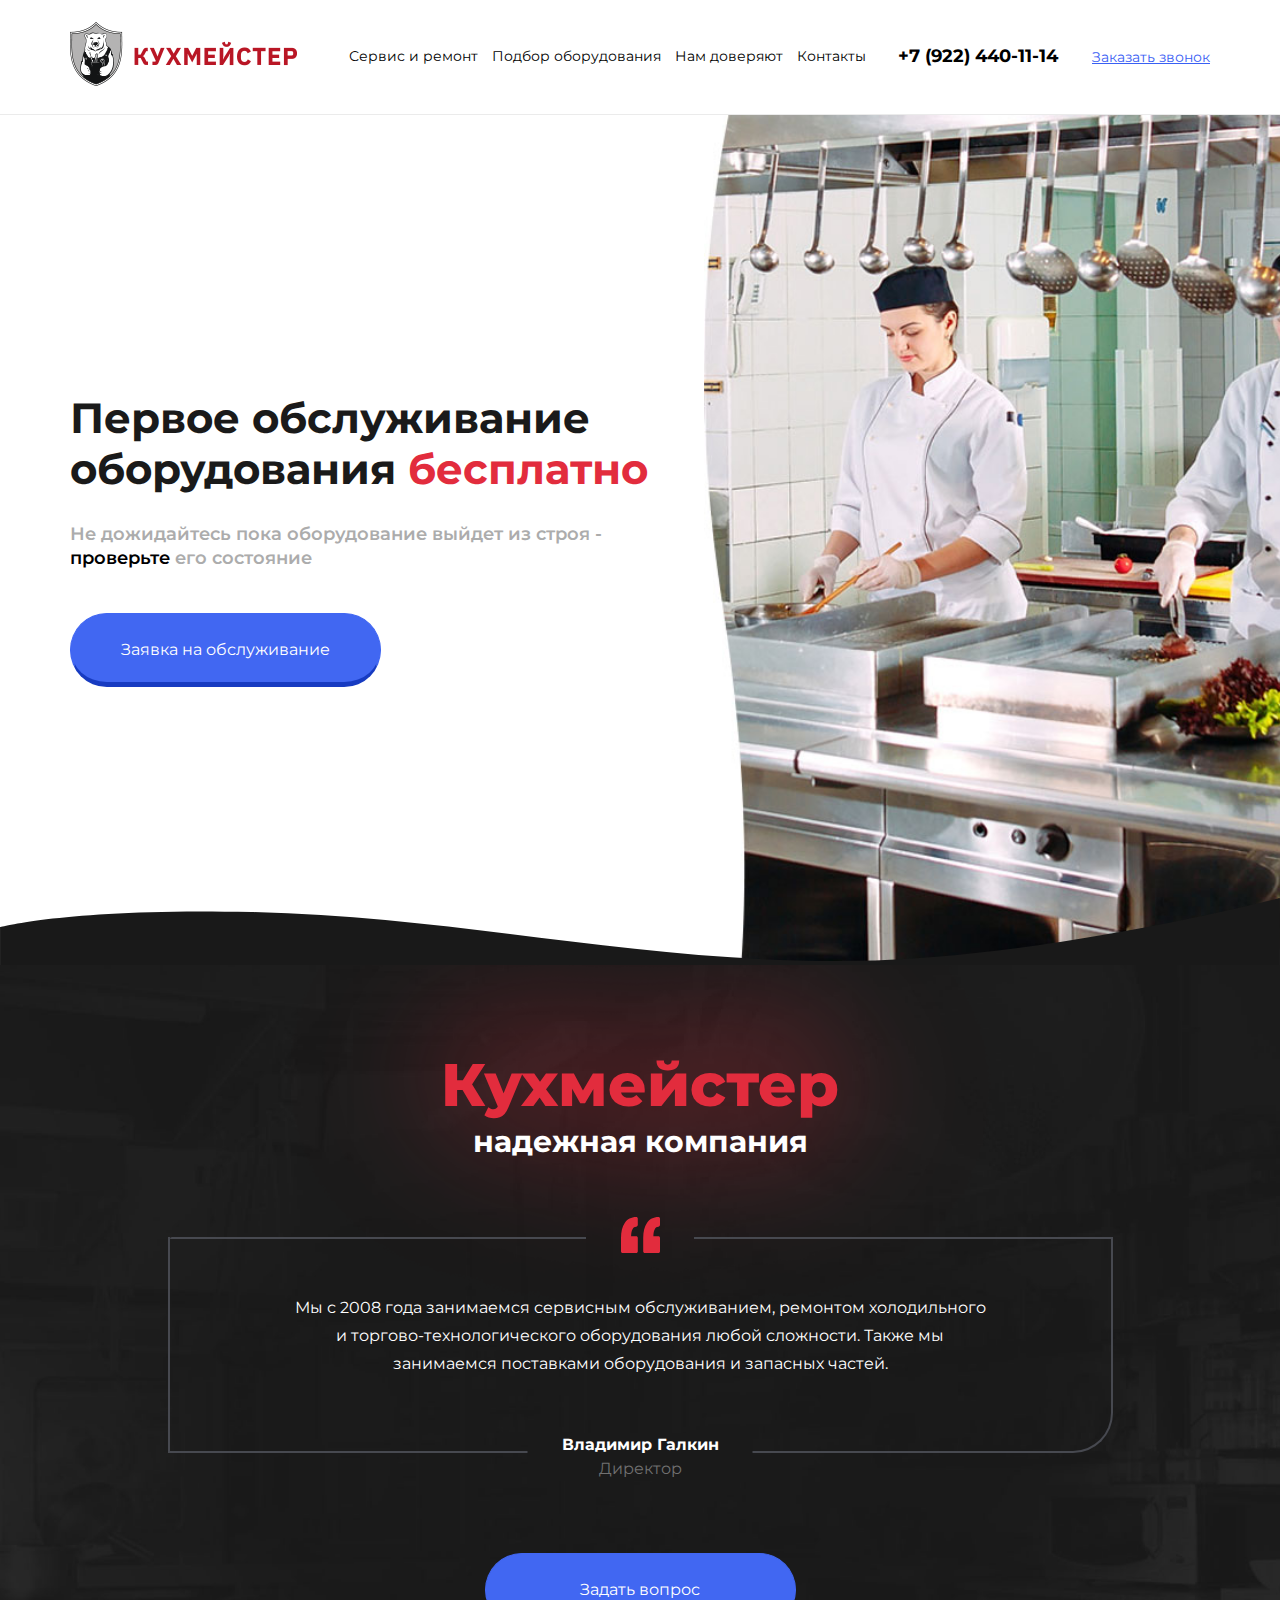
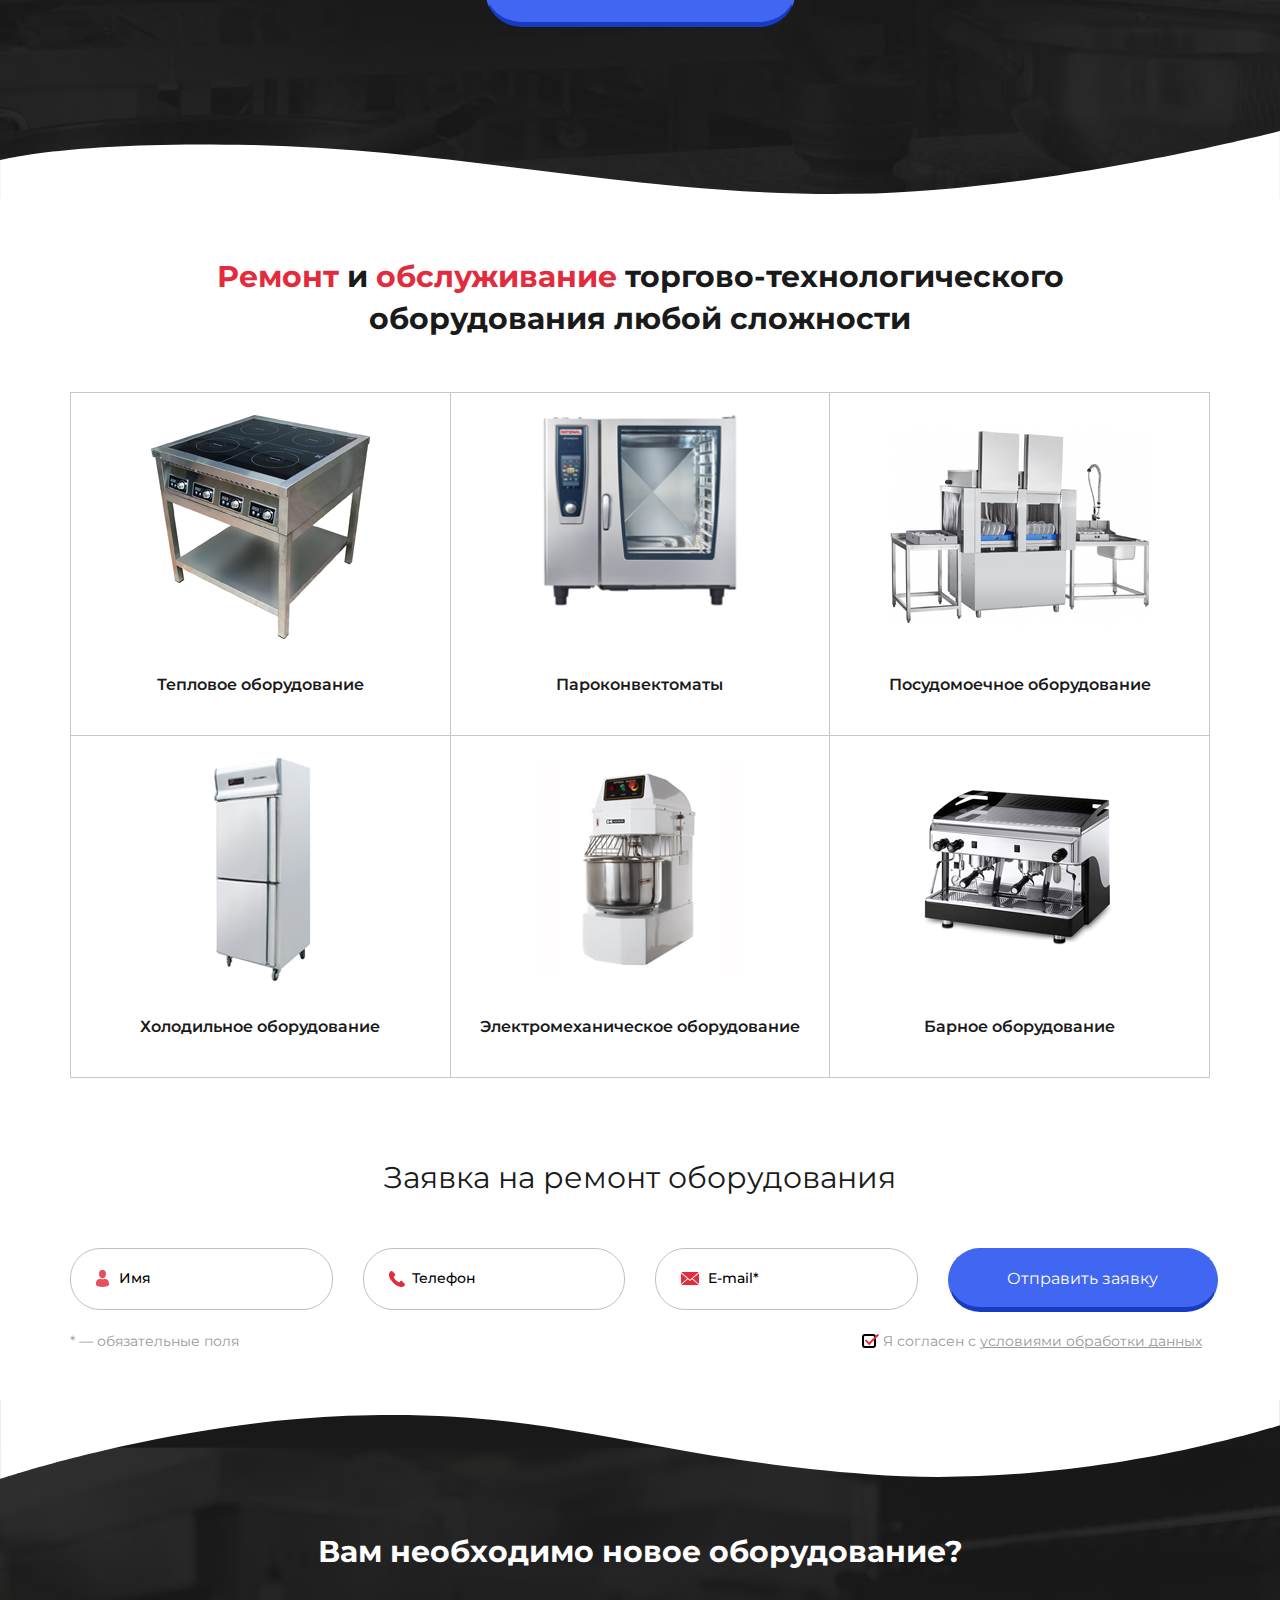
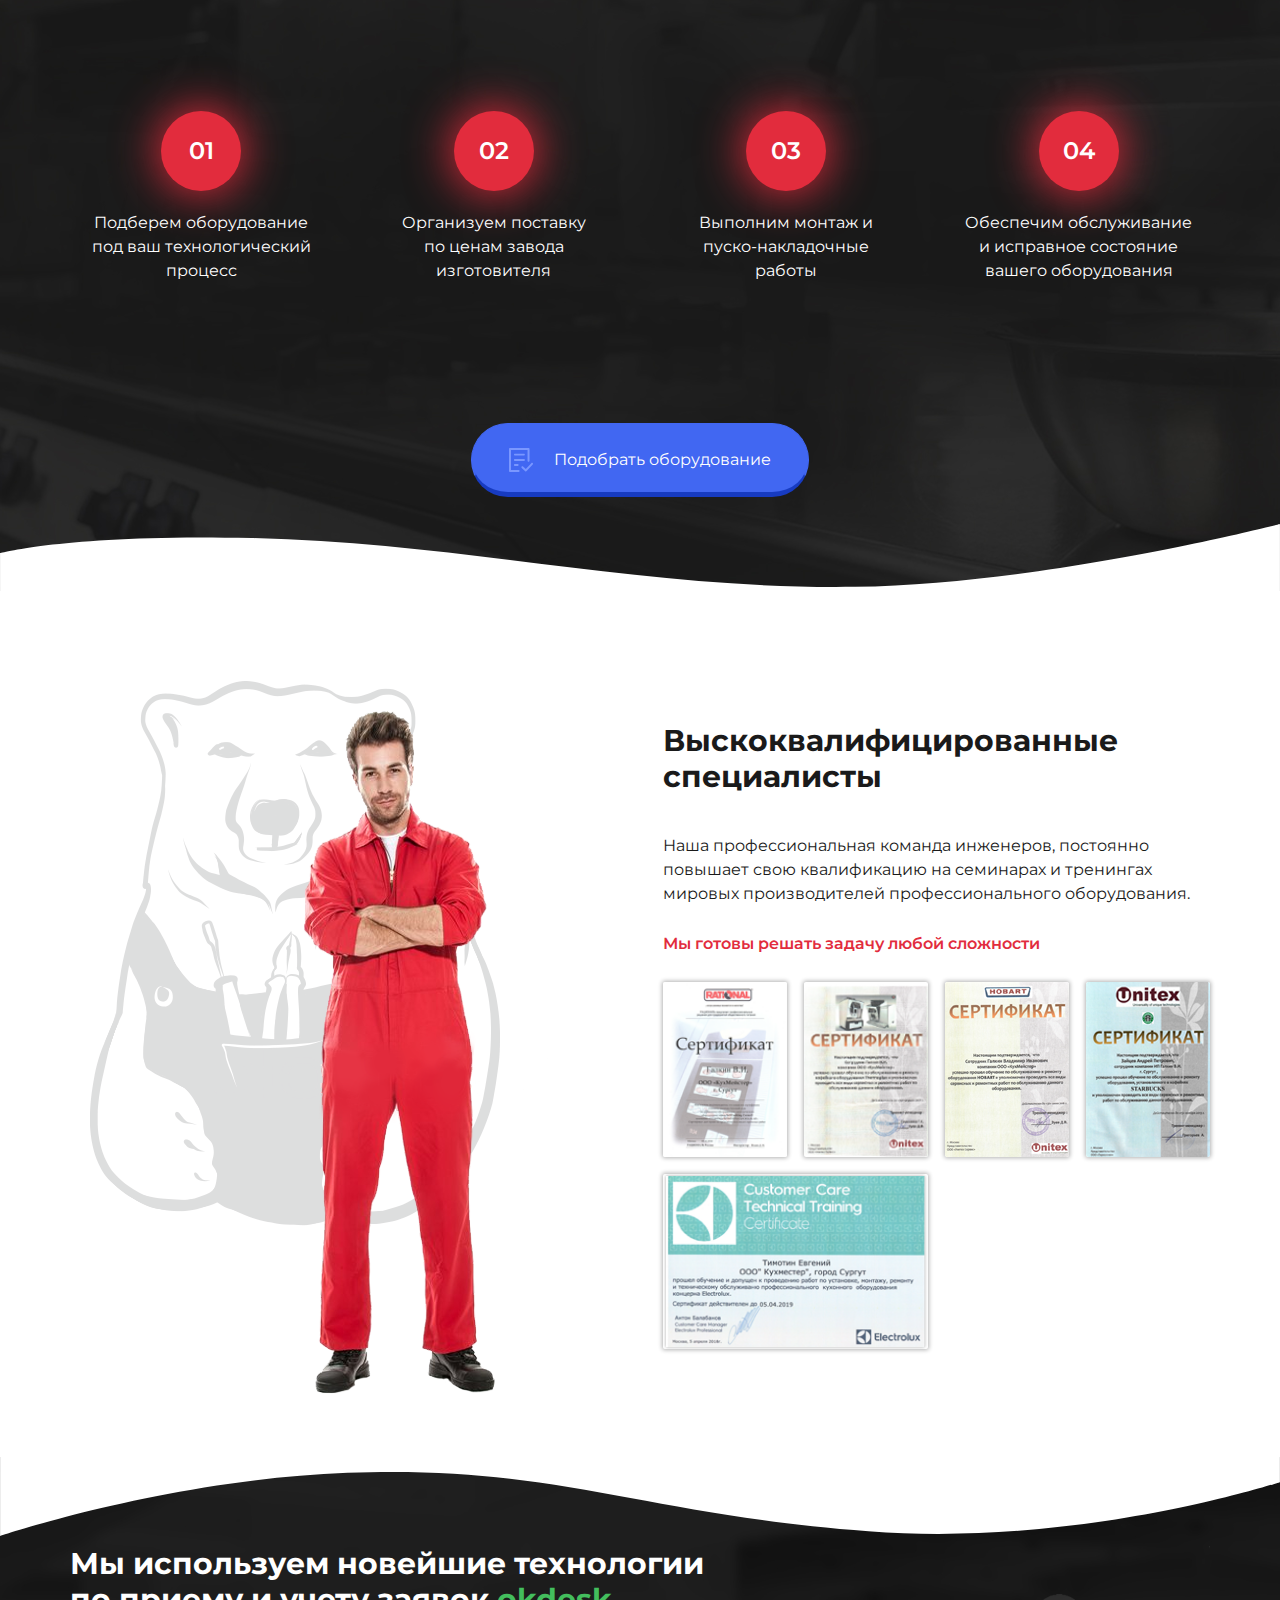
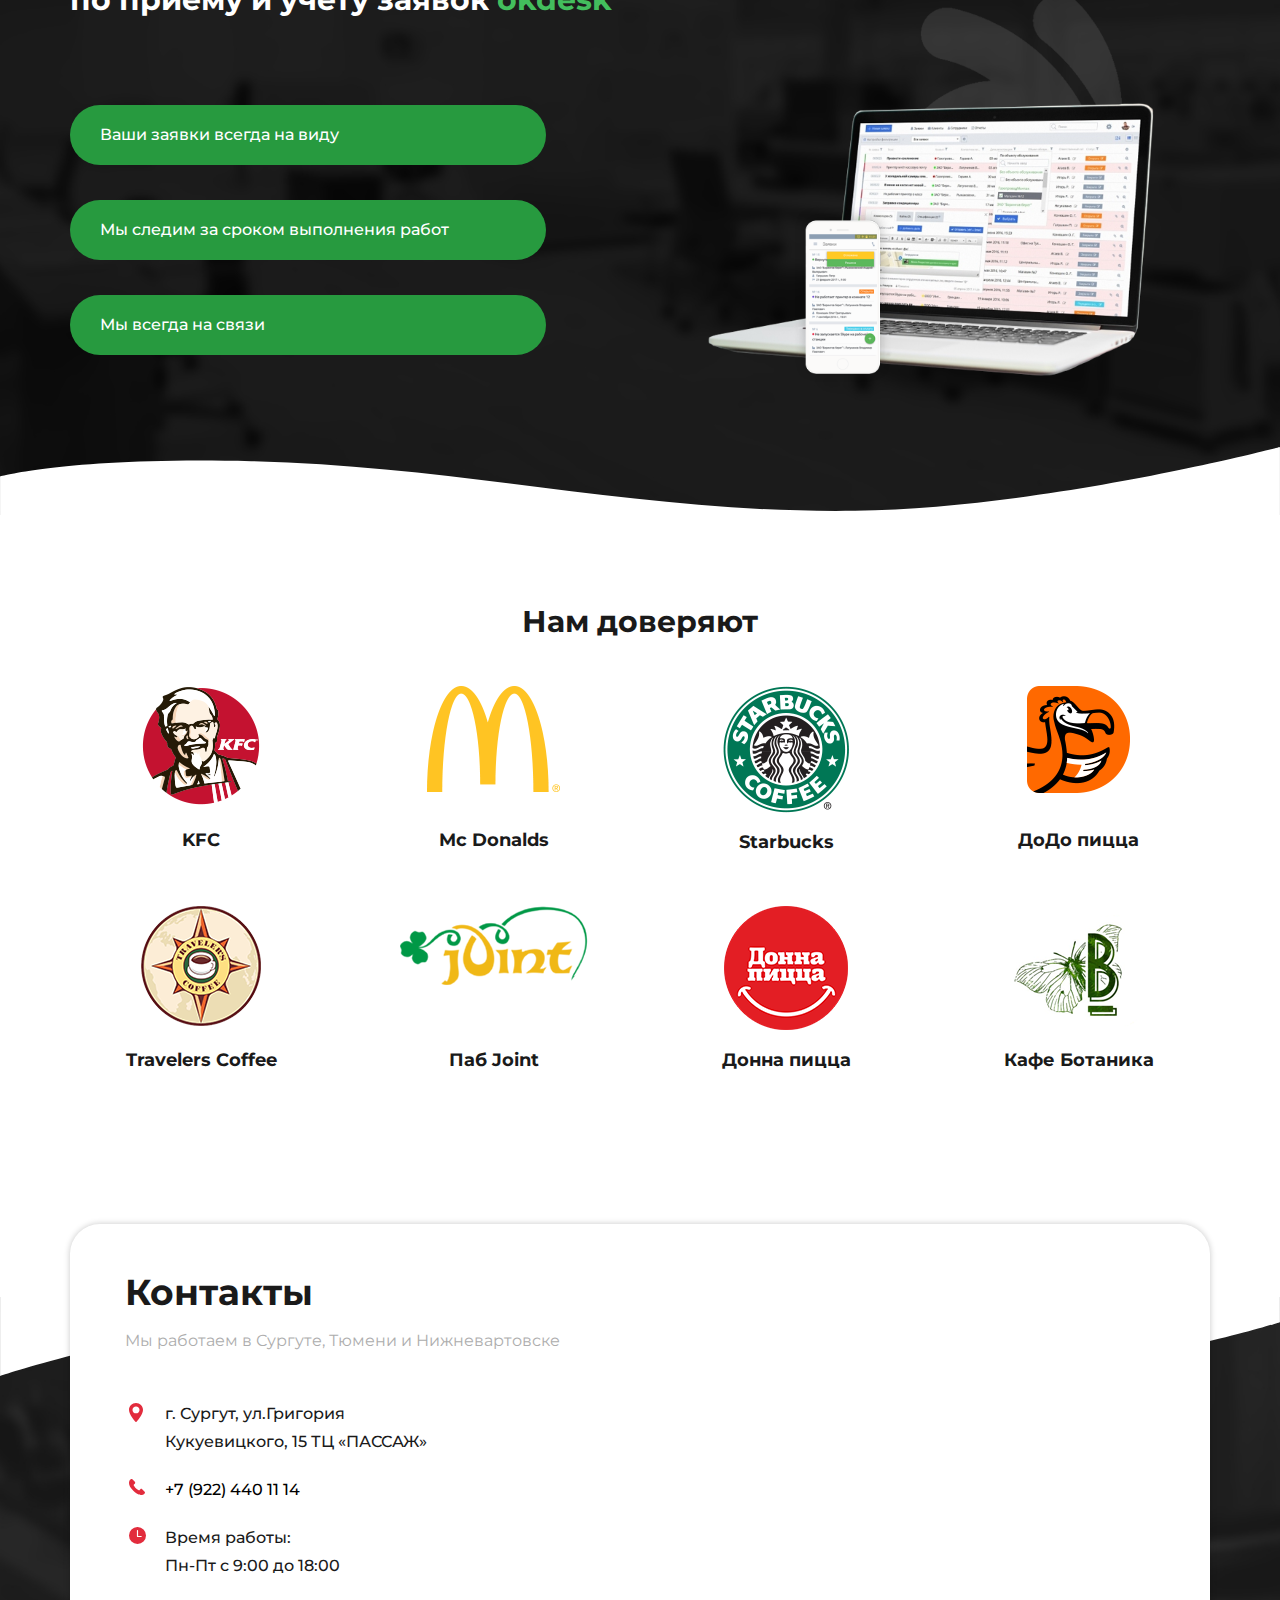
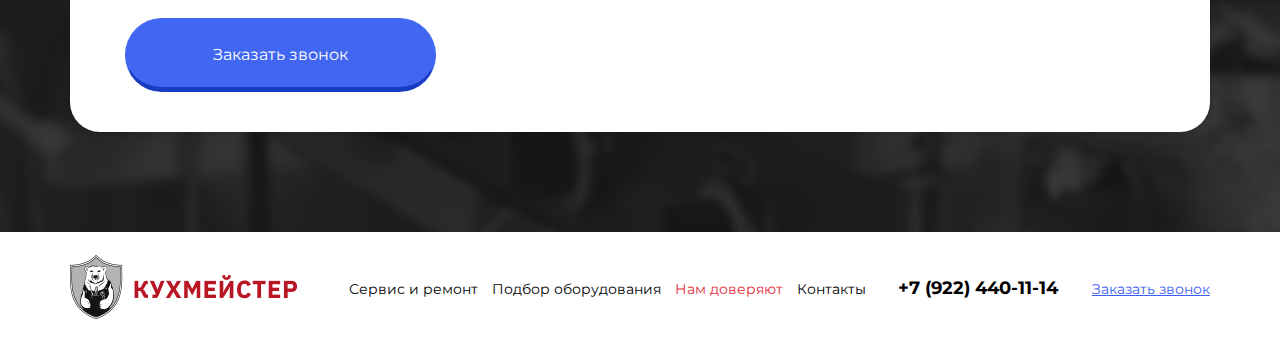
<file: index.html>
<!DOCTYPE html>
<html class="no-js  page" lang="ru">

<head>
  <meta charset="utf-8">
  <title>Кухмейстер - Обслуживание и ремонт холодильного и торгово-технологического оборудования любой сложности</title>
  <meta name="description" content="">
  <meta name="viewport" content="width=device-width, initial-scale=1">
  <meta name="format-detection" content="telephone=no">

  <!-- <link rel="icon" type="image/png" sizes="32x32" href="img/favicon-32x32.png"> -->
  <!-- <link rel="icon" type="image/png" sizes="16x16" href="img/favicon-16x16.png"> -->
  <link rel="shortcut icon" href="img/favicon.ico">
  <link href="https://fonts.googleapis.com/css?family=Montserrat:400,500,600,700,800&amp;subset=cyrillic,cyrillic-ext" rel="stylesheet">
  <link href="css/style.min.css" rel="stylesheet" media="screen">

  <script>
    // Маркер работающего javascript
    document.documentElement.className = document.documentElement.className.replace('no-js', 'js');
    document.addEventListener('DOMContentLoaded', function(){
      if (window.isMobile !== undefined) {
        // console.log(isMobile);
        if(isMobile.any) {
          var rootClasses = ' is-mobile';
          for (key in isMobile) {
            if(typeof isMobile[key] === 'boolean' && isMobile[key] && key !== 'any') rootClasses += ' is-mobile--'+key;
            if(typeof isMobile[key] === 'object' && key !== 'other') {
              for (type in isMobile[key]) {
                if(isMobile[key][type]) rootClasses += ' is-mobile--'+key+'-'+type;
              }
            }
          }
          document.documentElement.className += rootClasses;
        }
      }
      else {
        console.log('Классы для мобильных не добавлены: в сборке отсутствует isMobile.js');
      }
    });

  </script>

</head>

<body>

  <div class="page__inner">

    <div class="page__content">

      <header class="page-header" role="banner">
        <div class="page-header__inner">

          <div class="logo">
            <img src="img/logo.png" alt="Кухмейстер">
          </div>

          <nav id="main-nav" class="main-nav" role="navigation">
            <ul class="main-nav__list">
              <li class="main-nav__item">
                <a href="#land_1" data-scroll-link class="anchor-link main-nav__link">
                  Сервис и ремонт
                </a>
              </li>
              <li class="main-nav__item">
                <a href="#land_2" data-scroll-link class="anchor-link main-nav__link">
                  Подбор оборудования
                </a>
              </li>
              <li class="main-nav__item">
                <a href="#land_3" data-scroll-link class="anchor-link main-nav__link">
                  Нам доверяют
                </a>
              </li>
              <li class="main-nav__item">
                <a href="#land_4" data-scroll-link class="anchor-link main-nav__link">
                  Контакты
                </a>
              </li>
            </ul>
          </nav>

          <div class="fast-cont">
            <div class="fast-cont__item">
              <a class="fast-cont__phone-link" href="tel:+79224491114">+7 (922) 440-11-14</a>
            </div>
            <div class="fast-cont__item">
              <a class="fast-cont__call-link" href="#modal-call" data-toggle="modal">Заказать звонок</a>
            </div>
          </div>

          <button id="main-nav-toggler" class="main-nav__toggler  burger"><span></span></button>

        </div>
      </header>


      <main role="main" class="main">

        <section class="main__section intro">
          <div class="main__section-inner">
            <div class="intro__body">
              <h1 class="intro__title">Первое обслуживание оборудования <span>бесплатно</span></h1>
              <p class="intro__text">Не дожидайтесь пока оборудование выйдет из строя - <span>проверьте</span> его состояние </p>
              <a href="#modal-service" data-toggle="modal" class="btn">Заявка на обслуживание</a>
            </div>
          </div>
          <div class="intro__image">
            <!-- <img src="img/intro_img.jpg" alt=""> -->
          </div>
          <div class="wave-01--dark"></div>
        </section>

        <section class="main__section about">
          <div class="main__section-inner">
            <div class="about__header">
              <h2 class="about__title">Кухмейстер</h2>
              <p class="about__sub-title">надежная компания</p>
            </div>
            <div class="about__text">
              <div class="about__text-dek-wrap">
                <div class="about__text-dek"></div>
              </div>
              <p>Мы с 2008 года занимаемся сервисным обслуживанием, ремонтом холодильного
              и торгово-технологического оборудования любой сложности.
              Также мы занимаемся поставками оборудования и запасных частей.</p>
              <div class="about__text-author-wrap">
                <div class="about__text-author">
                  Владимир Галкин <br>
                  <span>Директор</span>
                </div>
              </div>
            </div>
            <a href="#modal-question" data-toggle="modal" class="btn">Задать вопрос</a>
          </div>
          <div class="wave-01"></div>
        </section>

        <section id="land_1" class="main__section anchor-section work">
          <div class="main__section-inner">
            <div class="work__header">
              <h2 class="work__title"><span>Ремонт</span> и <span>обслуживание</span> торгово-технологического оборудования любой сложности</h2>
            </div>
            <div class="work__cards-wrap">
              <div class="work__card">
                <div class="work__card-img">
                  <img src="img/work_card_01.png" alt="">
                </div>
                <div class="work__card-title">Тепловое оборудование</div>
              </div>
              <div class="work__card">
                <div class="work__card-img">
                  <img src="img/work_card_02.png" alt="">
                </div>
                <div class="work__card-title">Пароконвектоматы</div>
              </div>
              <div class="work__card">
                <div class="work__card-img">
                  <img src="img/work_card_03.png" alt="">
                </div>
                <div class="work__card-title">Посудомоечное оборудование</div>
              </div>
              <div class="work__card">
                <div class="work__card-img">
                  <img src="img/work_card_04.png" alt="">
                </div>
                <div class="work__card-title">Холодильное оборудование</div>
              </div>
              <div class="work__card">
                <div class="work__card-img">
                  <img src="img/work_card_05.png" alt="">
                </div>
                <div class="work__card-title">Электромеханическое оборудование</div>
              </div>
              <div class="work__card">
                <div class="work__card-img">
                  <img src="img/work_card_06.png" alt="">
                </div>
                <div class="work__card-title">Барное оборудование</div>
              </div>
            </div>
            <div class="work__request">
              <h3 class="work__request-title">Заявка на ремонт оборудования</h3>
              <form action="" class="form work__form">
                <label class="field-text  work__form-field">
                  <span class="field-text__input-wrap">
                    <input class="field-text__input icon icon--user" type="text" placeholder="Имя" id="" name="">
                  </span>
                </label>
                <label class="field-text work__form-field">
                  <span class="field-text__input-wrap">
                    <input class="field-text__input icon icon--phone phone-mask" type="text" placeholder="Телефон" id="" name="">
                  </span>
                </label>
                <label class="field-text work__form-field">
                  <span class="field-text__input-wrap">
                    <input class="field-text__input icon icon--email" type="text" placeholder="E-mail*" id="" name="">
                  </span>
                </label>
                <div class="work__form-field">
                  <button type="submit" class="btn">Отправить заявку</button>
                </div>
                <div class="field-actions">
                  <div class="field-actions__text">* — обязательные поля</div>
                  <div class="field-checkbox">
                    <label class="field-checkbox__name">
                      <input class="field-checkbox__input" type="checkbox" id="" name="" checked>
                      <span class="field-checkbox__name-text">Я согласен с <a href="#modal-politics" data-toggle="modal">условиями обработки данных</a></span>
                    </label>
                  </div>
                </div>
              </form>
            </div>
          </div>
        </section>

        <section id="land_2" class="main__section anchor-section services">
          <div class="wave-01"></div>
          <div class="wave-02"></div>
          <div class="main__section-inner">
            <h2 class="services__title">Вам необходимо новое оборудование?</h2>
            <ul class="services__list">
              <li class="item">
                <div class="item__num">01</div>
                <div class="item__text">Подберем оборудование<br> под ваш технологический<br> процесс</div>
              </li>
              <li class="item">
                <div class="item__num">02</div>
                <div class="item__text">Организуем поставку<br> по ценам завода<br> изготовителя</div>
              </li>
              <li class="item">
                <div class="item__num">03</div>
                <div class="item__text">Выполним монтаж и<br> пуско-накладочные<br> работы</div>
              </li>
              <li class="item">
                <div class="item__num">04</div>
                <div class="item__text">Обеспечим обслуживание<br> и исправное состояние<br> вашего оборудования</div>
              </li>
            </ul>
            <div class="services__action">
              <a href="#modal-selection" data-toggle="modal" class="btn">
                <svg class="btn-icon"
                 xmlns="http://www.w3.org/2000/svg"
                 xmlns:xlink="http://www.w3.org/1999/xlink"
                 width="24px" height="24px">
                <path fill-rule="evenodd"  fill="rgb(122, 151, 255)"
                 d="M18.550,12.723 L18.550,1.932 L1.987,1.932 L1.987,22.066 L9.606,22.066 C10.153,22.066 10.600,22.501 10.600,23.032 C10.600,23.564 10.153,23.999 9.606,23.999 L0.994,23.999 C0.447,23.999 -0.000,23.564 -0.000,23.032 L-0.000,0.965 C-0.000,0.434 0.447,-0.001 0.994,-0.001 L19.543,-0.001 C20.090,-0.001 20.537,0.434 20.537,0.965 L20.537,12.723 C20.537,13.255 20.090,13.690 19.543,13.690 C18.997,13.690 18.550,13.255 18.550,12.723 ZM23.667,15.075 C23.253,14.721 22.624,14.753 22.260,15.156 L16.811,21.051 L14.078,18.490 C13.680,18.120 13.051,18.136 12.670,18.523 C12.289,18.909 12.306,19.521 12.703,19.891 L16.181,23.145 C16.363,23.322 16.612,23.419 16.877,23.419 C16.893,23.419 16.893,23.419 16.910,23.419 C17.175,23.403 17.440,23.290 17.605,23.096 L23.734,16.461 C24.115,16.042 24.081,15.429 23.667,15.075 ZM14.906,5.636 L5.962,5.636 C5.416,5.636 4.969,6.072 4.969,6.603 C4.969,7.134 5.416,7.569 5.962,7.569 L14.906,7.569 C15.452,7.569 15.900,7.134 15.900,6.603 C15.900,6.072 15.452,5.636 14.906,5.636 ZM15.900,11.918 C15.900,11.387 15.453,10.951 14.906,10.951 L5.962,10.951 C5.416,10.951 4.969,11.387 4.969,11.918 C4.969,12.450 5.416,12.885 5.962,12.885 L14.906,12.885 C15.452,12.885 15.900,12.450 15.900,11.918 ZM5.962,16.106 C5.416,16.106 4.969,16.541 4.969,17.073 C4.969,17.604 5.416,18.039 5.962,18.039 L8.612,18.039 C9.159,18.039 9.606,17.604 9.606,17.073 C9.606,16.541 9.159,16.106 8.612,16.106 L5.962,16.106 Z"/>
                </svg>
                Подобрать оборудование
              </a>
            </div>
          </div>
        </section>

        <section class="main__section specialist">
          <div class="main__section-inner">
            <div class="specialist__wrap">
              <div class="specialist__image">
                <img src="img/specialist-img.png" alt="">
              </div>
              <div class="specialist__body">
                <h3 class="specialist__title">Выскоквалифицированные специалисты</h3>
                <p class="specialist__text">Наша профессиональная команда инженеров, постоянно повышает свою квалификацию на семинарах и тренингах мировых производителей профессионального оборудования. </p>
                <p class="specialist__text red">Мы готовы решать задачу любой сложности</p>
                <div class="specialist__sert">
                  <div class="item">
                    <img src="img/sert-prev__01.png" alt="">
                  </div>
                  <div class="item">
                    <img src="img/sert-prev__02.png" alt="">
                  </div>
                  <div class="item">
                    <img src="img/sert-prev__03.png" alt="">
                  </div>
                  <div class="item">
                    <img src="img/sert-prev__04.png" alt="">
                  </div>
                  <div class="item item--x2">
                    <img src="img/sert-prev__05.png" alt="">
                  </div>
                </div>
              </div>
            </div>
          </div>
        </section>

        <section class="main__section okdesk">
          <div class="wave-01"></div>
          <div class="wave-02"></div>
          <div class="main__section-inner">
            <div class="okdesk__wrap">
              <div class="okdesk__body">
                <h3 class="okdesk__title">Мы используем новейшие технологии по приему и учету заявок <span>okdesk</span></h3>
                <div class="okdesk__list">
                  <div class="okdesk__list-item">Ваши заявки всегда на виду</div>
                  <div class="okdesk__list-item">Мы следим за сроком выполнения работ</div>
                  <div class="okdesk__list-item">Мы всегда на связи</div>
                </div>
              </div>
              <div class="okdesk__image">
                <img src="img/okdesk.png" alt="">
              </div>
            </div>
          </div>
        </section>

        <section id="land_3" class="main__section anchor-section partners">
          <div class="main__section-inner">
            <h2 class="partners__title">Нам доверяют</h2>
            <div class="partners__list">
              <div class="partners__item">
                <div class="partners__item-logo">
                  <img src="img/p_logo_01.png" alt="">
                </div>
                <div class="partners__item-title">KFC</div>
              </div>
              <div class="partners__item">
                <div class="partners__item-logo">
                  <img src="img/p_logo_02.png" alt="">
                </div>
                <div class="partners__item-title">Mc Donalds</div>
              </div>
              <div class="partners__item">
                <div class="partners__item-logo">
                  <img src="img/p_logo_03.png" alt="">
                </div>
                <div class="partners__item-title">Starbucks</div>
              </div>
              <div class="partners__item">
                <div class="partners__item-logo">
                  <img src="img/p_logo_04.png" alt="">
                </div>
                <div class="partners__item-title">ДоДо пицца</div>
              </div>
              <div class="partners__item">
                <div class="partners__item-logo">
                  <img src="img/p_logo_05.png" alt="">
                </div>
                <div class="partners__item-title">Travelers Coffee</div>
              </div>
              <div class="partners__item">
                <div class="partners__item-logo">
                  <img src="img/p_logo_06.png" alt="">
                </div>
                <div class="partners__item-title">Паб Joint</div>
              </div>
              <div class="partners__item">
                <div class="partners__item-logo">
                  <img src="img/p_logo_07.png" alt="">
                </div>
                <div class="partners__item-title">Донна пицца</div>
              </div>
              <div class="partners__item">
                <div class="partners__item-logo">
                  <img src="img/p_logo_08.png" alt="">
                </div>
                <div class="partners__item-title">Кафе Ботаника</div>
              </div>
            </div>
          </div>
        </section>

        <section id="land_4" class="main__section anchor-section contacts">
          <div class="wave-03"></div>
          <div class="main__section-inner">
            <div class="contacts__wrap">
              <div class="contacts__body">
                <h2 class="contacts__title">Контакты</h2>
                <p class="contacts__text">Мы работаем в Сургуте, Тюмени и Нижневартовске</p>
                <ul class="contacts__list">
                  <li class="icon icon--map">г. Сургут, ул.Григория Кукуевицкого, 15 ТЦ «ПАССАЖ»</li>
                  <li class="icon icon--phone"><a href="#">+7 (922) 440 11 14</a></li>
                  <li class="icon icon--time">Время работы: <br>Пн-Пт с 9:00 до 18:00</li>
                </ul>
                <a href="#modal-call" data-toggle="modal" class="btn">Заказать звонок</a>
              </div>
              <div class="contacts__map">
                <script type="text/javascript" charset="utf-8" async src="https://api-maps.yandex.ru/services/constructor/1.0/js/?um=constructor%3A3bb246b942522e0a9bea74d64ac7718f20dddbda6922cb9aa59f8c0ee46754b1&width=100%25&height=600&lang=ru_RU&scroll=false"></script>
              </div>
            </div>
          </div>
        </section>

      </main>

    </div>

    <div class="page__footer-wrapper">

      <footer class="page-footer" role="contentinfo">
        <div class="page-footer__inner">

          <div class="logo">
            <img src="img/logo.png" alt="Кухмейстер">
          </div>

          <nav class="main-nav page-footer__nav" role="navigation">
            <ul class="main-nav__list">
              <li class="main-nav__item">
                <a href="#land_1" class="main-nav__link">
                  Сервис и ремонт
                </a>
              </li>
              <li class="main-nav__item">
                <a href="#land_2" class="main-nav__link">
                  Подбор оборудования
                </a>
              </li>
              <li class="main-nav__item main-nav__item--active">
                <a href="#land_3" class="main-nav__link">
                  Нам доверяют
                </a>
              </li>
              <li class="main-nav__item">
                <a href="#land_4" class="main-nav__link">
                  Контакты
                </a>
              </li>
            </ul>
          </nav>

          <div class="fast-cont">
            <div class="fast-cont__item">
              <a class="fast-cont__phone-link" href="tel:+79224491114">+7 (922) 440-11-14</a>
            </div>
            <div class="fast-cont__item">
              <a class="fast-cont__call-link" href="#modal-call" data-toggle="modal">Заказать звонок</a>
            </div>
          </div>

        </div>
      </footer>

    </div>

  </div>

  <div id="modal-call" class="modal" tabindex="-1" role="dialog">
    <div class="modal__dialog" role="document">
      <div class="modal__content">
        <div class="modal__header">
          <a href="#" class="close  modal__close" data-dismiss="modal" aria-label="Закрыть"><span></span></a>
          <h4 class="modal__title">Заказать звонок</h4>
          <p class="modal__sub-title">Мы перезвоним вам и ответим на все вопросы</p>
        </div>
        <div class="modal__body">
          <form action="" class="modal__form">
            <label class="field-text modal__form-field">
              <span class="field-text__input-wrap">
                <input class="field-text__input icon icon--user" type="text" placeholder="Имя" id="" name="">
              </span>
            </label>
            <label class="field-text modal__form-field">
              <span class="field-text__input-wrap">
                <input class="field-text__input icon icon--phone phone-mask" type="text" placeholder="Телефон" id="" name="">
              </span>
            </label>
            <div class="modal__form-field">
              <button type="submit" class="btn">Отправить заявку</button>
            </div>
          </form>
        </div>
        <div class="modal__footer">
          <form action="">
            <div class="field-actions">
              <div class="field-checkbox">
                <label class="field-checkbox__name">
                  <input class="field-checkbox__input" type="checkbox" id="" name="" checked>
                  <span class="field-checkbox__name-text">Я согласен с <a href="#modal-politics" data-toggle="modal">условиями обработки данных</a></span>
                </label>
              </div>
              <div class="field-actions__text">* — обязательные поля</div>
            </div>
          </form>
        </div>
      </div>
    </div>
  </div>

  <div id="modal-question" class="modal" tabindex="-1" role="dialog">
    <div class="modal__dialog" role="document">
      <div class="modal__content">
        <div class="modal__header">
          <a href="#" class="close  modal__close" data-dismiss="modal" aria-label="Закрыть"><span></span></a>
          <h4 class="modal__title">Задать вопрос</h4>
          <p class="modal__sub-title">Наши менеджеры перезвонят вам и ответят на все вопросы</p>
        </div>
        <div class="modal__body">
          <form action="" class="modal__form">
            <label class="field-text modal__form-field">
              <span class="field-text__input-wrap">
                <input class="field-text__input icon icon--user" type="text" placeholder="Имя" id="" name="">
              </span>
            </label>
            <label class="field-text modal__form-field">
              <span class="field-text__input-wrap">
                <input class="field-text__input icon icon--phone phone-mask" type="text" placeholder="Телефон" id="" name="">
              </span>
            </label>
            <div class="modal__form-field">
              <button type="submit" class="btn">Отправить заявку</button>
            </div>
          </form>
        </div>
        <div class="modal__footer">
          <form action="">
            <div class="field-actions">
              <div class="field-checkbox">
                <label class="field-checkbox__name">
                  <input class="field-checkbox__input" type="checkbox" id="" name="" checked>
                  <span class="field-checkbox__name-text">Я согласен с <a href="#modal-politics" data-toggle="modal">условиями обработки данных</a></span>
                </label>
              </div>
              <div class="field-actions__text">* — обязательные поля</div>
            </div>
          </form>
        </div>
      </div>
    </div>
  </div>

  <div id="modal-service" class="modal" tabindex="-1" role="dialog">
    <div class="modal__dialog" role="document">
      <div class="modal__content">
        <div class="modal__header">
          <a href="#" class="close  modal__close" data-dismiss="modal" aria-label="Закрыть"><span></span></a>
          <h4 class="modal__title">Заявка на обслуживание</h4>
          <p class="modal__sub-title">Подача заявки вас ни к чему не обязывает</p>
        </div>
        <div class="modal__body">
          <form action="" class="modal__form">
            <label class="field-text modal__form-field">
              <span class="field-text__input-wrap">
                <input class="field-text__input icon icon--user" type="text" placeholder="Имя" id="" name="">
              </span>
            </label>
            <label class="field-text modal__form-field">
              <span class="field-text__input-wrap">
                <input class="field-text__input icon icon--phone phone-mask" type="text" placeholder="Телефон" id="" name="">
              </span>
            </label>
            <label class="field-text modal__form-field">
              <span class="field-text__input-wrap">
                <input class="field-text__input icon icon--email" type="email" placeholder="Email*" id="" name="">
              </span>
            </label>
            <div class="modal__form-field">
              <button type="submit" class="btn">Отправить заявку</button>
            </div>
          </form>
        </div>
        <div class="modal__footer">
          <form action="">
            <div class="field-actions">
              <div class="field-checkbox">
                <label class="field-checkbox__name">
                  <input class="field-checkbox__input" type="checkbox" id="" name="" checked>
                  <span class="field-checkbox__name-text">Я согласен с <a href="#modal-politics" data-toggle="modal">условиями обработки данных</a></span>
                </label>
              </div>
              <div class="field-actions__text">* — обязательные поля</div>
            </div>
          </form>
        </div>
      </div>
    </div>
  </div>

  <div id="modal-selection" class="modal" tabindex="-1" role="dialog">
    <div class="modal__dialog" role="document">
      <div class="modal__content">
        <div class="modal__header">
          <a href="#" class="close  modal__close" data-dismiss="modal" aria-label="Закрыть"><span></span></a>
          <h4 class="modal__title">Подберем оборудование</h4>
          <p class="modal__sub-title">Мы проводим работы от подбора до монтажа оборудования</p>
        </div>
        <div class="modal__body">
          <form action="" class="modal__form">
            <label class="field-text modal__form-field">
              <span class="field-text__input-wrap">
                <input class="field-text__input icon icon--user" type="text" placeholder="Имя" id="" name="">
              </span>
            </label>
            <label class="field-text modal__form-field">
              <span class="field-text__input-wrap">
                <input class="field-text__input icon icon--phone phone-mask" type="text" placeholder="Телефон" id="" name="">
              </span>
            </label>
            <label class="field-text modal__form-field">
              <span class="field-text__input-wrap">
                <input class="field-text__input icon icon--email" type="email" placeholder="Email*" id="" name="">
              </span>
            </label>
            <div class="modal__form-field">
              <button type="submit" class="btn">Отправить заявку</button>
            </div>
          </form>
        </div>
        <div class="modal__footer">
          <form action="">
            <div class="field-actions">
              <div class="field-checkbox">
                <label class="field-checkbox__name">
                  <input class="field-checkbox__input" type="checkbox" id="" name="" checked>
                  <span class="field-checkbox__name-text">Я согласен с <a href="#modal-politics" data-toggle="modal">условиями обработки данных</a></span>
                </label>
              </div>
              <div class="field-actions__text">* — обязательные поля</div>
            </div>
          </form>
        </div>
      </div>
    </div>
  </div>

  <div id="modal-politics" class="modal modal--text" tabindex="-1" role="dialog">
    <div class="modal__dialog" role="document">
      <div class="modal__content">
        <div class="modal__header">
          <a href="#" class="close  modal__close" data-dismiss="modal" aria-label="Закрыть"><span></span></a>
          <h4 class="modal__title">Политика конфиденциальности</h4>
          <p class="modal__sub-title">Соглашение об обработке персональных данных</p>
        </div>
        <div class="modal__body">
          <h5><strong>1. Термины и определения</strong></h5>
          <p>В настоящем соглашении об обработке персональных данных (далее – Соглашение) нижеприведенные термины имеют следующие определения:</p>
          <p>Оператор – ИП Гусаров Сергей Игоревич, расположенное по адресу: г Курск, Ул. Садовая 5, офис №415, осуществляющие руководство интернет-сайтом showbiz.studio на условиях настоящего Соглашения.</p>
          <p>Акцепт Соглашения – полное и безоговорочное принятие всех условий Соглашения путем осуществления действий по Регистрации на Сайте.</p>
          <p>Персональные данные – информация, внесенная Пользователем (субъектом персональных данных) на Сайт и относящаяся прямо или косвенно к данному Пользователю.</p>
          <p>Пользователь – любое лицо, успешно прошедшее процедуру Регистрации на Сайте.</p>
          <p>Регистрация — процедура внесения Пользователем в базу зарегистрированных пользователей Сайта своих персональных данных, производимая с целью идентификации Пользователя. По результатам Регистрации создаётся учётная запись Пользователя на Сайте. Регистрация является добровольной.</p>
          <p>Сайт – интернет-сайт, размещенный в сети Интернет по адресу: showbiz.studio, используемый ИП Гусаров Сергей Игоревич</p>
          <p>&nbsp;</p>
          <h5>2. Общие положения</h5>
          <p>2.1. Настоящее Соглашение составлено на основании требований Федерального закона от 27.07.2006 г. № 152-ФЗ «О персональных данных» и действует в отношении всех персональных данных, которые Оператор может получить о Пользователе во время использования им Сайта.</p>
          <p>2.2. Регистрация Пользователя на Сайте означает безоговорочное согласие Пользователя со всеми условиями настоящего Соглашения (Акцепт Соглашения). В случае несогласия с этими условиями Пользователь не осуществляет Регистрации на Сайте.</p>
          <p>2.3. Согласие Пользователя на предоставление персональных данных Оператору и их обработку Оператором действует до момента прекращения деятельности Оператора либо до момента отзыва согласия Пользователем. Акцептовав настоящее Соглашение и пройдя процедуру Регистрации, а также осуществляя последующий доступ к Сайту, Пользователь подтверждает, что он, действуя своей волей и в своем интересе, передает свои персональные данные для обработки Оператору и согласен на их обработку. Пользователь уведомлен, что обработка его персональных данных будет осуществляться Оператором на основании Федерального закона от 27.07.2006 г. № 152-ФЗ «О персональных данных».</p>
          <p>&nbsp;</p>
          <h5>3. Перечень персональных данных и иной информации о пользователе, подлежащих передаче Оператору</h5>
          <p>3.1. При использовании Сайта Оператора Пользователем представляются следующие персональные данные:</p>
          <p>3.1.1. Достоверная персональная информация, которую Пользователь предоставляет о себе самостоятельно при Регистрации и/или в процессе использования сервисов Сайта, включая, фамилию, имя, отчество, дату рождения, информацию о документе, удостоверяющем личность, место регистрации, место обучения, номер телефона (домашний или мобильный), адрес электронной почты, адрес страницы в социальны сетях (Твиттер, Вконтакт и т.д.).</p>
          <p>3.1.2. Данные, которые автоматически передаются сервисам Сайта в процессе их использования с помощью установленного на устройстве Пользователя программного обеспечения, в том числе IP-адрес, информация из Cookies, информация о браузере Пользователя (или иной программе, с помощью которой осуществляется доступ к сервисам).</p>
          <p>3.2. Оператор не проверяет достоверность персональных данных, предоставляемых Пользователем. При этом Оператор исходит из того, что Пользователь предоставляет достоверную и достаточную персональную информацию по вопросам, предлагаемым в форме Регистрации.</p>
          <p>&nbsp;</p>
          <h5>4. Цели, правила сбора и использования персональных данных</h5>
          <p>4.1. Оператор осуществляет обработку персональных данных, которые необходимы для предоставления сервисов и оказания услуг Пользователю.</p>
          <p>4.2. Персональные данные Пользователя используются Оператором в следующих целях:</p>
          <p>4.2.1. Идентификация Пользователя;</p>
          <p>4.2.2. Предоставление Пользователю персонализированных сервисов и услуг Сайта;</p>
          <p>4.2.3. Поддерживания связи с Пользователем в случае необходимости, в том числе направление уведомлений, запросов и информации, связанных с использованием сервисов, оказанием услуг, а также обработка запросов и заявок от Пользователя;</p>
          <p>4.3. В ходе обработки персональных данных будут совершены следующие действия: сбор, запись, систематизация, накопление, хранение, уточнение (обновление, изменение), извлечение, использование, блокирование, удаление, уничтожение.</p>
          <p>4.4. Пользователь не возражает, что указанные им сведения в определенных случаях могут предоставляться уполномоченным государственным органам РФ в соответствии с действующим законодательство м РФ.</p>
          <p>4.5. Персональные данные Пользователя хранятся и обрабатываются Оператором в порядке, предусмотренном настоящим Соглашением, в течение всего срока осуществления деятельности Оператором.</p>
          <p>4.6. Обработка персональных данных осуществляется Оператором путем ведения баз данных, автоматизированным, механическим, ручным способами.</p>
          <p>4.7. Сайт использует файлы Cookies и другие технологии, чтобы отслеживать использование сервисов Сайта. Эти данные необходимы для оптимизации технической работы Сайта и повышения качества предоставления услуг. На Сайте автоматически записываются сведения (включая URL, IP-адрес, тип браузера, язык, дату и время запроса) о каждом посетителе Сайта. Пользователь вправе отказаться от предоставления персональных данных при посещении Сайта или отключить файлы Cookies, но в этом случае не все функции и сервисы в составе Сайта могут работать правильно.</p>
          <p>4.8. Предусмотренные настоящим Соглашением условия конфиденциальности распространяются на всю информацию, которую Оператор может получить о Пользователе во время пребывания последнего на Сайте и использования Сайта.</p>
          <p>4.9. Не является конфиденциальной информация, публично раскрытая в ходе исполнения настоящего Соглашения, а также информация, которая может быть получена сторонами или третьими лицами из источников, к которым имеется свободный доступ любым лицам.</p>
          <p>4.10. Оператор принимает все необходимые меры для защиты конфиденциальности персональных данных Пользователя от несанкционированного доступа, изменения, раскрытия или уничтожения, в том числе: обеспечивает постоянную внутреннюю проверку процессов сбора, хранения и обработки данных и обеспечения безопасности; обеспечивает физическую безопасность данных, предотвращая неправомерный доступ к техническим системам, обеспечивающим работу Сайта, в которых Оператор хранит персональные данные; предоставляет доступ к персональным данным только тем сотрудникам Оператора или уполномоченным лицам, которым эта информация необходима для выполнения обязанностей, непосредственно связанных с оказанием услуг Пользователю, а также эксплуатации, разработки и улучшения Сайта.</p>
          <p>4.13. Оператор никогда не направляет Пользователю электронных запросов с просьбой указать, подтвердить или каким-либо иным образом сообщить Оператору указанный Пользователем при регистрации пароль. Пароль хранится на Сайте в зашифрованном виде.</p>
          <p>4.14. В случае утери Пользователем аутентификационных данных для доступа на Сайт, или при необходимости изменить адрес электронной почты, указанный Пользователем при Регистрации, повторное сообщение Пользователю утерянных данных и/или смена адреса электронной почты могут быть осуществлены лично Пользователем с использованием сервисов Сайта, а также Оператором по письменному запросу Пользователя. Сообщение Пользователю утерянных данных осуществляется по адресу электронной почты, указанному Пользователем при Регистрации или в запросе Пользователя.</p>
          <p>4.15. В отношении персональных данных Пользователя сохраняется их конфиденциальность, кроме случаев добровольного предоставления Пользователем информации о себе для общего доступа неограниченному кругу лиц.</p>
          <p>4.16. Передача Оператором персональных данных Пользователя правомерна при реорганизации Оператора и передачи прав правопреемнику Оператора, при этом к правопреемнику переходят все обязательства по соблюдению условий настоящего Соглашения применительно к полученной им персональной информации.</p>
          <p>&nbsp;</p>
          <h5>5. Права пользователя как субъекта персональных данных, изменение и удаление пользователем персональных данных</h5>
          <p>5.1. Пользователь вправе:</p>
          <p>5.1.2. Требовать от Оператора уточнения его персональных данных, их блокирования или уничтожения в случае, если персональные данные являются неполными, устаревшими, неточными, незаконно полученными или не являются необходимыми для заявленной цели обработки, а также принимать предусмотренные законом меры по защите своих прав.</p>
          <p>5.1.3. Получать информацию, касающуюся обработки его персональных данных, в том числе содержащей:</p>
          <p>5.1.3.1. подтверждение факта обработки персональных данных Оператором;</p>
          <p>5.1.3.2. цели и применяемые оператором способы обработки персональных данных;</p>
          <p>5.1.3.3. наименование и место нахождения Оператора;</p>
          <p>5.1.3.4. обрабатываемые персональные данные, относящиеся к соответствующему субъекту персональных данных, источник их получения, если иной порядок представления таких данных не предусмотрен федеральным законом;</p>
          <p>5.1.3.5. сроки обработки персональных данных, в том числе сроки их хранения;</p>
          <p>5.1.3.6. иные сведения, предусмотренные действующим законодательство м РФ.</p>
          <p>5.2. Отзыв согласия на обработку персональных данных может быть осуществлен Пользователем путем направления Оператору соответствующего письменного (распечатанного на материальном носителе и подписанного Пользователем) уведомления.</p>
        </div>
        <div class="modal__footer">
        </div>
      </div>
    </div>
  </div>
  <script src="js/script.min.js"></script>
  <script src="js/global-script.js"></script>


  <!-- Yandex.Metrika counter -->
  <script type="text/javascript" >
    (function(m,e,t,r,i,k,a){m[i]=m[i]||function(){(m[i].a=m[i].a||[]).push(arguments)};
    m[i].l=1*new Date();k=e.createElement(t),a=e.getElementsByTagName(t)[0],k.async=1,k.src=r,a.parentNode.insertBefore(k,a)})
    (window, document, "script", "https://mc.yandex.ru/metrika/tag.js", "ym");

    ym(53214715, "init", {
         clickmap:true,
         trackLinks:true,
         accurateTrackBounce:true,
         webvisor:true
    });
  </script>
  <noscript><div><img src="https://mc.yandex.ru/watch/53214715
  https://mc.yandex.ru/watch/53214715
  " style="position:absolute; left:-9999px;" alt="" /></div></noscript>
  <!-- /Yandex.Metrika counter -->
</body>
</html>
</file>
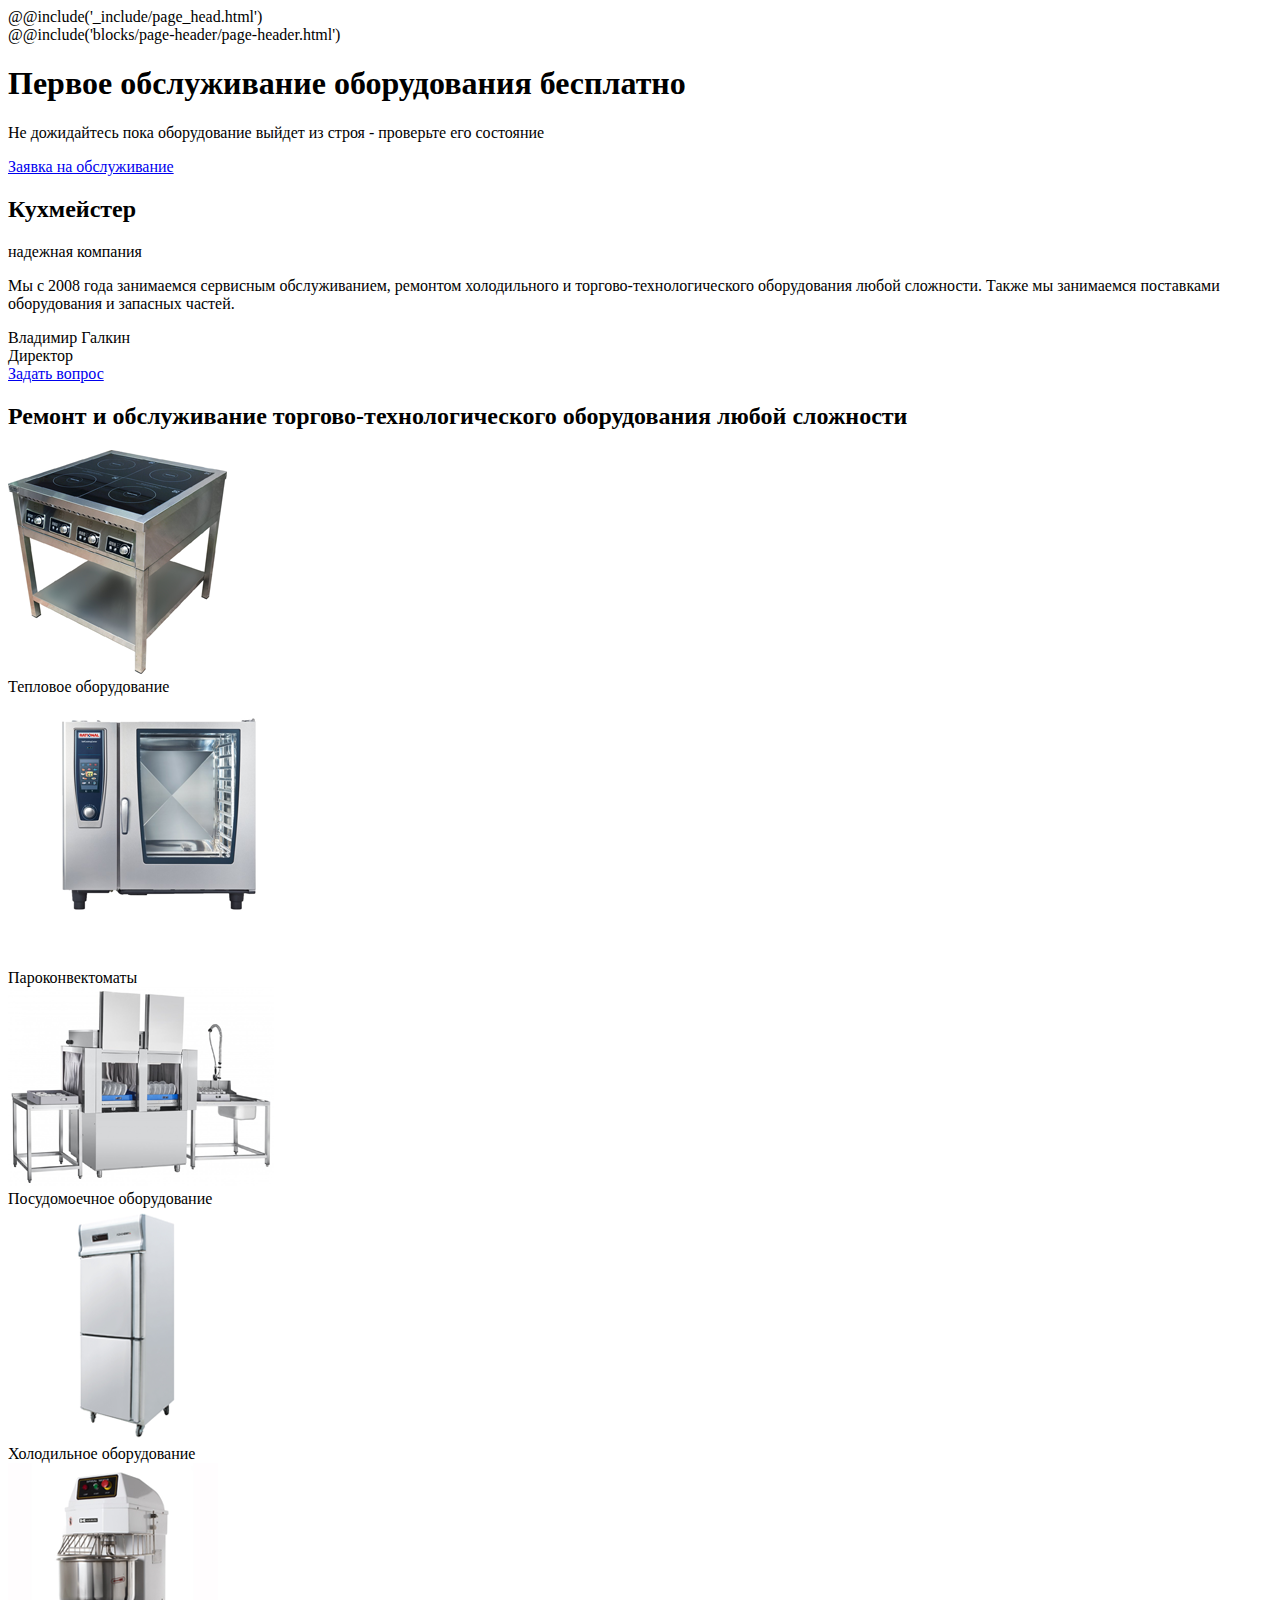
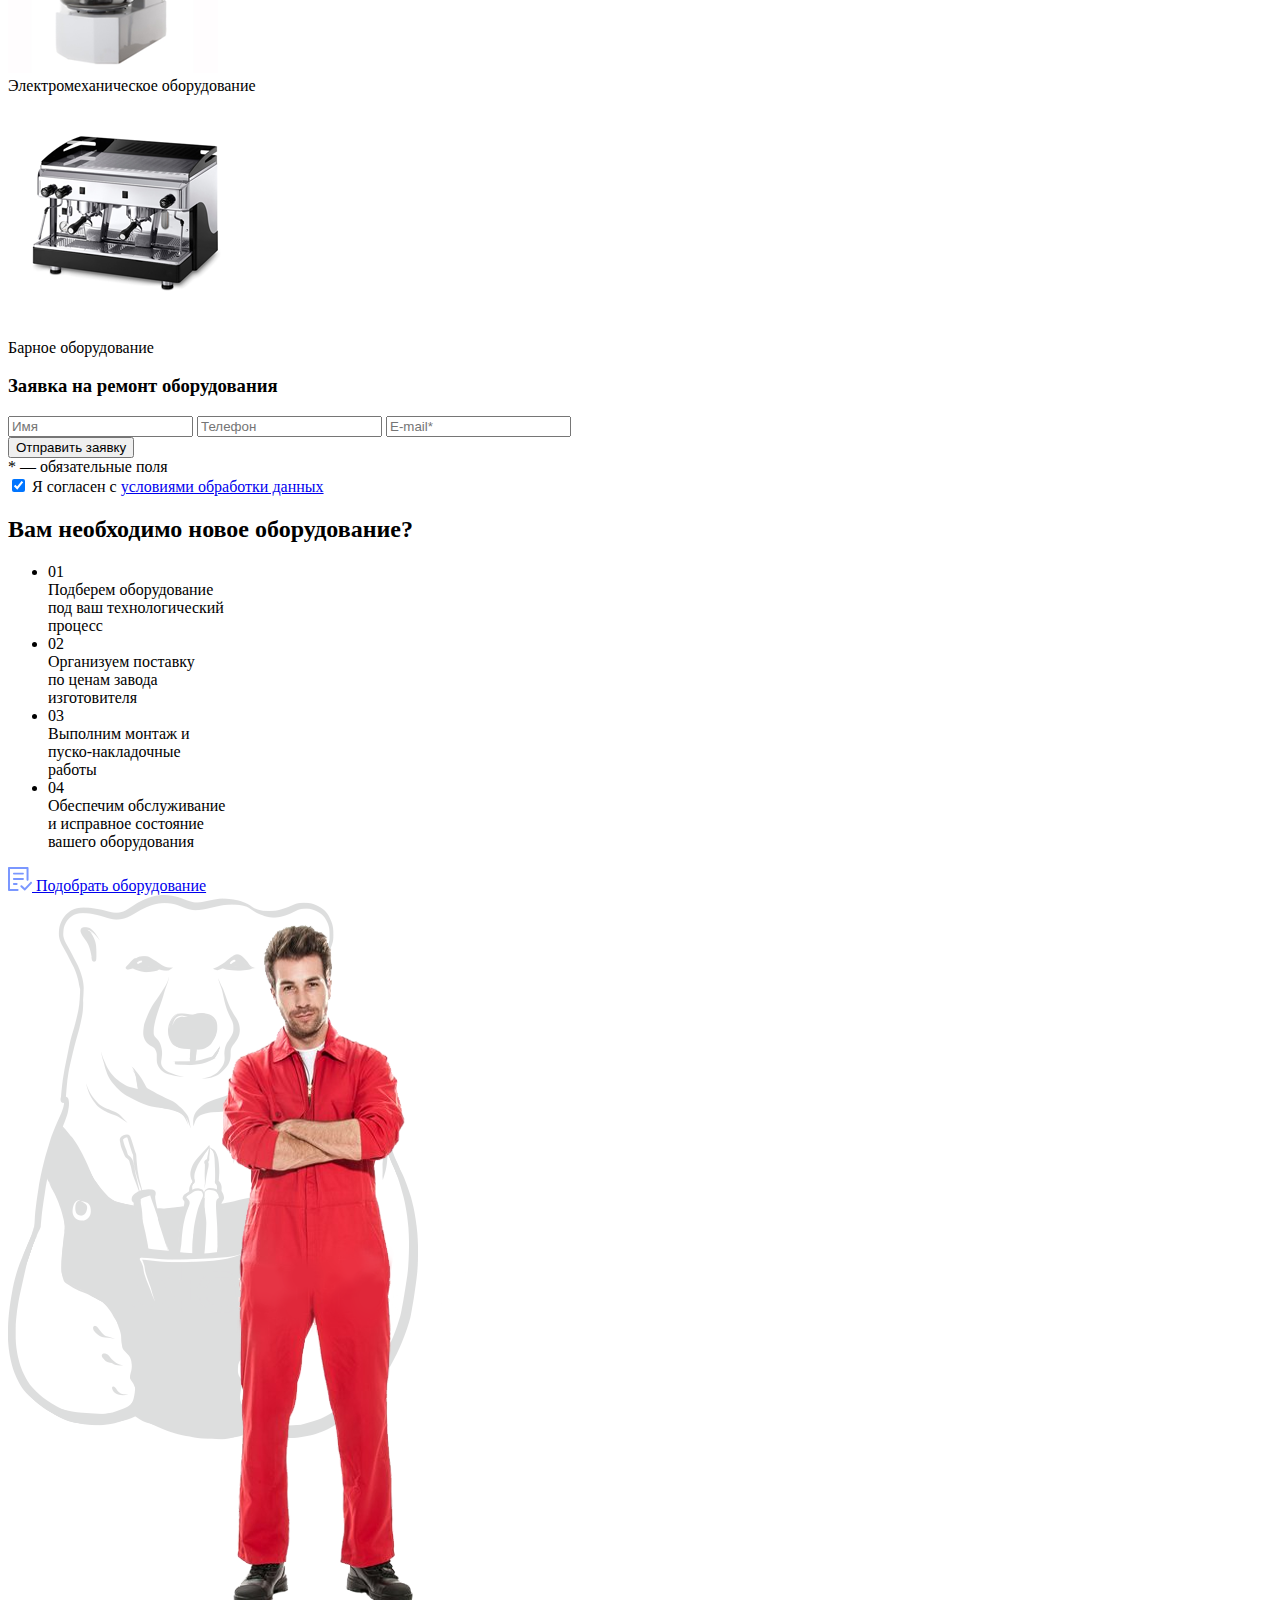
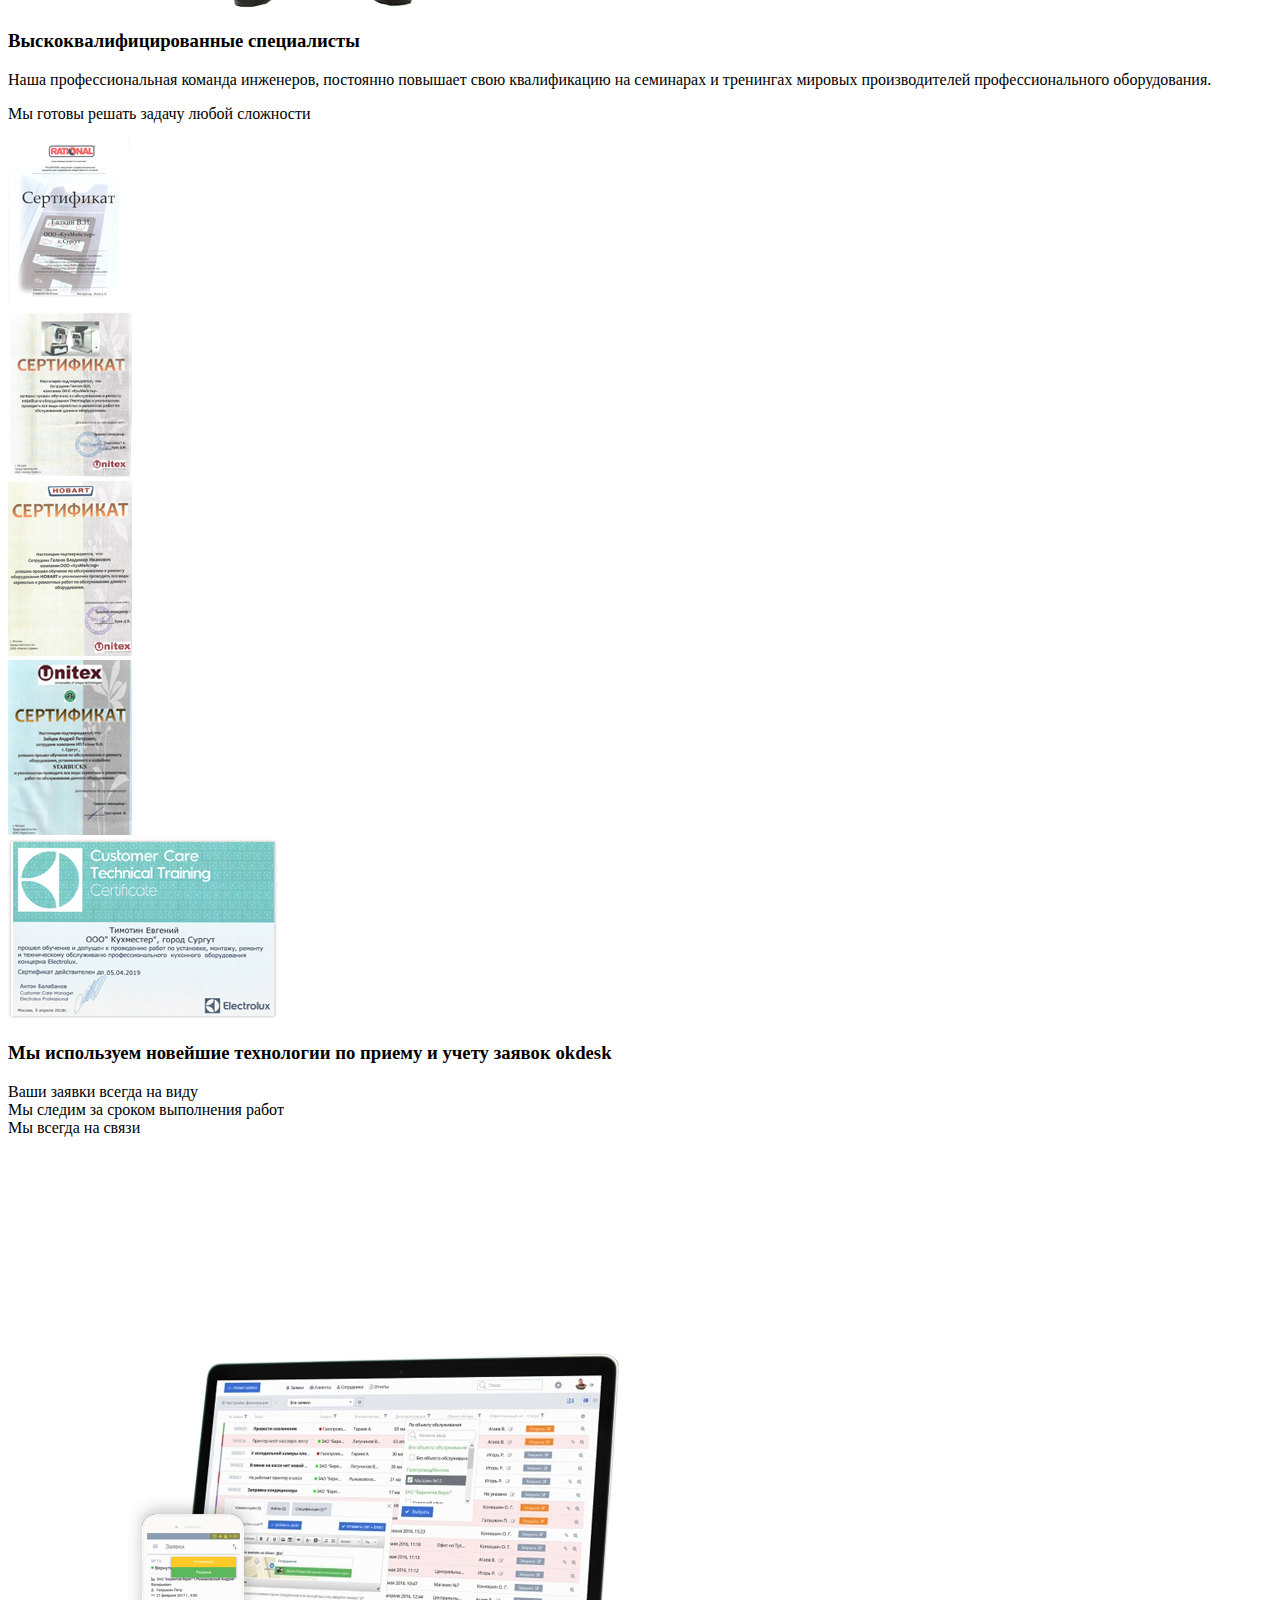
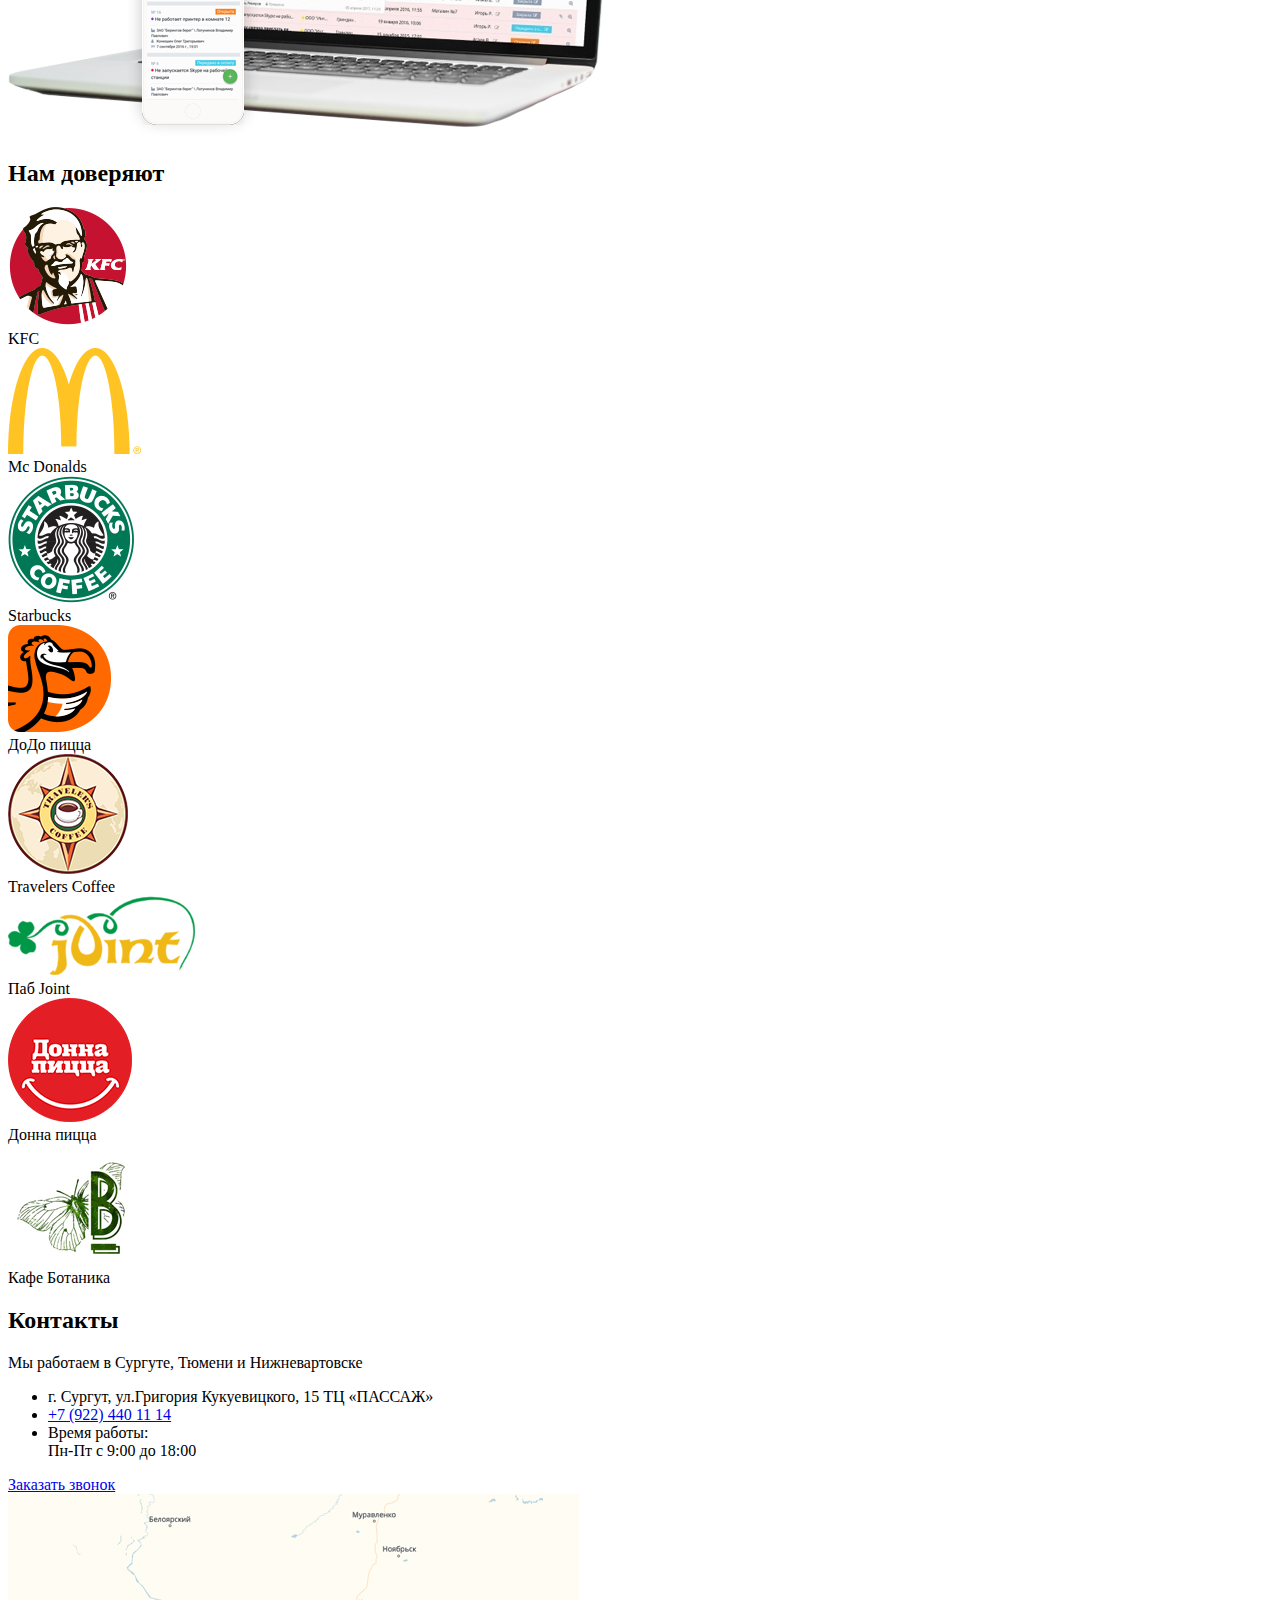
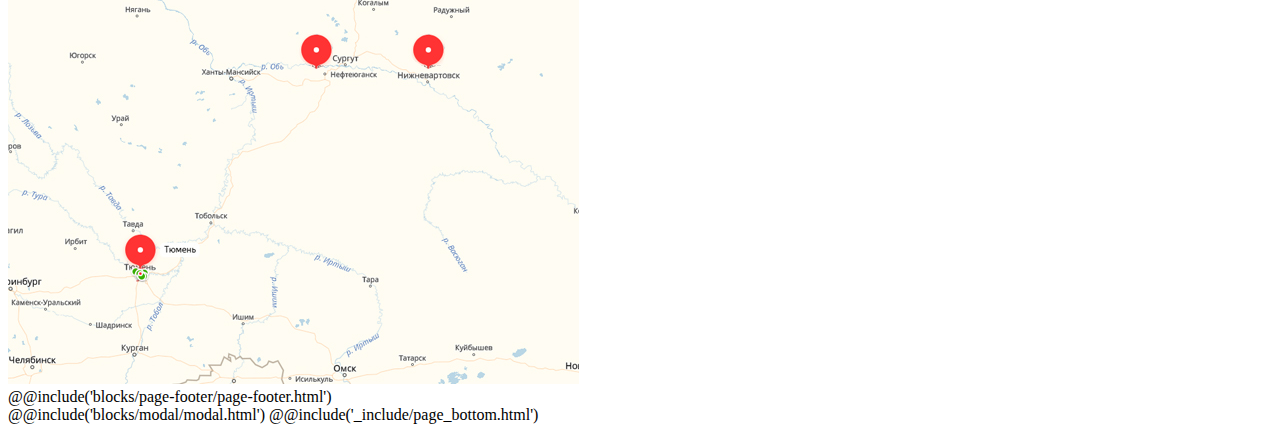
<file: src/index.html>
<!DOCTYPE html>
<html class="no-js  page" lang="ru">

<head>
  <meta charset="utf-8">
  <title>Кухмейстер</title>
  <meta name="description" content="">
  @@include('_include/page_head.html')
</head>

<body>

  <div class="page__inner">

    <div class="page__content">

      @@include('blocks/page-header/page-header.html')

      <main role="main" class="main">

        <section class="main__section intro">
          <div class="main__section-inner">
            <div class="intro__body">
              <h1 class="intro__title">Первое обслуживание оборудования <span>бесплатно</span></h1>
              <p class="intro__text">Не дожидайтесь пока оборудование выйдет из строя - <span>проверьте</span> его состояние </p>
              <a href="#modal-service" data-toggle="modal" class="btn">Заявка на обслуживание</a>
            </div>
          </div>
          <div class="intro__image">
            <!-- <img src="img/intro_img.jpg" alt=""> -->
          </div>
          <div class="wave-01--dark"></div>
        </section>

        <section class="main__section about">
          <div class="main__section-inner">
            <div class="about__header">
              <h2 class="about__title">Кухмейстер</h2>
              <p class="about__sub-title">надежная компания</p>
            </div>
            <div class="about__text">
              <div class="about__text-dek-wrap">
                <div class="about__text-dek"></div>
              </div>
              <p>Мы с 2008 года занимаемся сервисным обслуживанием, ремонтом холодильного
              и торгово-технологического оборудования любой сложности.
              Также мы занимаемся поставками оборудования и запасных частей.</p>
              <div class="about__text-author-wrap">
                <div class="about__text-author">
                  Владимир Галкин <br>
                  <span>Директор</span>
                </div>
              </div>
            </div>
            <a href="#" class="btn">Задать вопрос</a>
          </div>
          <div class="wave-01"></div>
        </section>

        <section id="land_1" class="main__section work">
          <div class="main__section-inner">
            <div class="work__header">
              <h2 class="work__title"><span>Ремонт</span> и <span>обслуживание</span> торгово-технологического оборудования любой сложности</h2>
            </div>
            <div class="work__cards-wrap">
              <div class="work__card">
                <div class="work__card-img">
                  <img src="img/work_card_01.png" alt="">
                </div>
                <div class="work__card-title">Тепловое оборудование</div>
              </div>
              <div class="work__card">
                <div class="work__card-img">
                  <img src="img/work_card_02.png" alt="">
                </div>
                <div class="work__card-title">Пароконвектоматы</div>
              </div>
              <div class="work__card">
                <div class="work__card-img">
                  <img src="img/work_card_03.png" alt="">
                </div>
                <div class="work__card-title">Посудомоечное оборудование</div>
              </div>
              <div class="work__card">
                <div class="work__card-img">
                  <img src="img/work_card_04.png" alt="">
                </div>
                <div class="work__card-title">Холодильное оборудование</div>
              </div>
              <div class="work__card">
                <div class="work__card-img">
                  <img src="img/work_card_05.png" alt="">
                </div>
                <div class="work__card-title">Электромеханическое оборудование</div>
              </div>
              <div class="work__card">
                <div class="work__card-img">
                  <img src="img/work_card_06.png" alt="">
                </div>
                <div class="work__card-title">Барное оборудование</div>
              </div>
            </div>
            <div class="work__request">
              <h3 class="work__request-title">Заявка на ремонт оборудования</h3>
              <form action="" class="form work__form">
                <label class="field-text  work__form-field">
                  <span class="field-text__input-wrap">
                    <input class="field-text__input icon icon--user" type="text" placeholder="Имя" id="" name="">
                  </span>
                </label>
                <label class="field-text work__form-field">
                  <span class="field-text__input-wrap">
                    <input class="field-text__input icon icon--phone phone-mask" type="text" placeholder="Телефон" id="" name="">
                  </span>
                </label>
                <label class="field-text work__form-field">
                  <span class="field-text__input-wrap">
                    <input class="field-text__input icon icon--email" type="text" placeholder="E-mail*" id="" name="">
                  </span>
                </label>
                <div class="work__form-field">
                  <button type="submit" class="btn">Отправить заявку</button>
                </div>
                <div class="field-actions">
                  <div class="field-actions__text">* — обязательные поля</div>
                  <div class="field-checkbox">
                    <label class="field-checkbox__name">
                      <input class="field-checkbox__input" type="checkbox" id="" name="" checked>
                      <span class="field-checkbox__name-text">Я согласен с <a href="#modal-politics" data-toggle="modal">условиями обработки данных</a></span>
                    </label>
                  </div>
                </div>
              </form>
            </div>
          </div>
        </section>

        <section id="land_2" class="main__section services">
          <div class="wave-01"></div>
          <div class="wave-02"></div>
          <div class="main__section-inner">
            <h2 class="services__title">Вам необходимо новое оборудование?</h2>
            <ul class="services__list">
              <li class="item">
                <div class="item__num">01</div>
                <div class="item__text">Подберем оборудование<br> под ваш технологический<br> процесс</div>
              </li>
              <li class="item">
                <div class="item__num">02</div>
                <div class="item__text">Организуем поставку<br> по ценам завода<br> изготовителя</div>
              </li>
              <li class="item">
                <div class="item__num">03</div>
                <div class="item__text">Выполним монтаж и<br> пуско-накладочные<br> работы</div>
              </li>
              <li class="item">
                <div class="item__num">04</div>
                <div class="item__text">Обеспечим обслуживание<br> и исправное состояние<br> вашего оборудования</div>
              </li>
            </ul>
            <div class="services__action">
              <a href="#" class="btn">
                <svg class="btn-icon"
                 xmlns="http://www.w3.org/2000/svg"
                 xmlns:xlink="http://www.w3.org/1999/xlink"
                 width="24px" height="24px">
                <path fill-rule="evenodd"  fill="rgb(122, 151, 255)"
                 d="M18.550,12.723 L18.550,1.932 L1.987,1.932 L1.987,22.066 L9.606,22.066 C10.153,22.066 10.600,22.501 10.600,23.032 C10.600,23.564 10.153,23.999 9.606,23.999 L0.994,23.999 C0.447,23.999 -0.000,23.564 -0.000,23.032 L-0.000,0.965 C-0.000,0.434 0.447,-0.001 0.994,-0.001 L19.543,-0.001 C20.090,-0.001 20.537,0.434 20.537,0.965 L20.537,12.723 C20.537,13.255 20.090,13.690 19.543,13.690 C18.997,13.690 18.550,13.255 18.550,12.723 ZM23.667,15.075 C23.253,14.721 22.624,14.753 22.260,15.156 L16.811,21.051 L14.078,18.490 C13.680,18.120 13.051,18.136 12.670,18.523 C12.289,18.909 12.306,19.521 12.703,19.891 L16.181,23.145 C16.363,23.322 16.612,23.419 16.877,23.419 C16.893,23.419 16.893,23.419 16.910,23.419 C17.175,23.403 17.440,23.290 17.605,23.096 L23.734,16.461 C24.115,16.042 24.081,15.429 23.667,15.075 ZM14.906,5.636 L5.962,5.636 C5.416,5.636 4.969,6.072 4.969,6.603 C4.969,7.134 5.416,7.569 5.962,7.569 L14.906,7.569 C15.452,7.569 15.900,7.134 15.900,6.603 C15.900,6.072 15.452,5.636 14.906,5.636 ZM15.900,11.918 C15.900,11.387 15.453,10.951 14.906,10.951 L5.962,10.951 C5.416,10.951 4.969,11.387 4.969,11.918 C4.969,12.450 5.416,12.885 5.962,12.885 L14.906,12.885 C15.452,12.885 15.900,12.450 15.900,11.918 ZM5.962,16.106 C5.416,16.106 4.969,16.541 4.969,17.073 C4.969,17.604 5.416,18.039 5.962,18.039 L8.612,18.039 C9.159,18.039 9.606,17.604 9.606,17.073 C9.606,16.541 9.159,16.106 8.612,16.106 L5.962,16.106 Z"/>
                </svg>
                Подобрать оборудование
              </a>
            </div>
          </div>
        </section>

        <section class="main__section specialist">
          <div class="main__section-inner">
            <div class="specialist__wrap">
              <div class="specialist__image">
                <img src="img/specialist-img.png" alt="">
              </div>
              <div class="specialist__body">
                <h3 class="specialist__title">Выскоквалифицированные специалисты</h3>
                <p class="specialist__text">Наша профессиональная команда инженеров, постоянно повышает свою квалификацию на семинарах и тренингах мировых производителей профессионального оборудования. </p>
                <p class="specialist__text red">Мы готовы решать задачу любой сложности</p>
                <div class="specialist__sert">
                  <div class="item">
                    <img src="img/sert-prev__01.png" alt="">
                  </div>
                  <div class="item">
                    <img src="img/sert-prev__02.png" alt="">
                  </div>
                  <div class="item">
                    <img src="img/sert-prev__03.png" alt="">
                  </div>
                  <div class="item">
                    <img src="img/sert-prev__04.png" alt="">
                  </div>
                  <div class="item item--x2">
                    <img src="img/sert-prev__05.png" alt="">
                  </div>
                </div>
              </div>
            </div>
          </div>
        </section>

        <section class="main__section okdesk">
          <div class="wave-01"></div>
          <div class="wave-02"></div>
          <div class="main__section-inner">
            <div class="okdesk__wrap">
              <div class="okdesk__body">
                <h3 class="okdesk__title">Мы используем новейшие технологии по приему и учету заявок <span>okdesk</span></h3>
                <div class="okdesk__list">
                  <div class="okdesk__list-item">Ваши заявки всегда на виду</div>
                  <div class="okdesk__list-item">Мы следим за сроком выполнения работ</div>
                  <div class="okdesk__list-item">Мы всегда на связи</div>
                </div>
              </div>
              <div class="okdesk__image">
                <img src="img/okdesk.png" alt="">
              </div>
            </div>
          </div>
        </section>

        <section id="land_3" class="main__section partners">
          <div class="main__section-inner">
            <h2 class="partners__title">Нам доверяют</h2>
            <div class="partners__list">
              <div class="partners__item">
                <div class="partners__item-logo">
                  <img src="img/p_logo_01.png" alt="">
                </div>
                <div class="partners__item-title">KFC</div>
              </div>
              <div class="partners__item">
                <div class="partners__item-logo">
                  <img src="img/p_logo_02.png" alt="">
                </div>
                <div class="partners__item-title">Mc Donalds</div>
              </div>
              <div class="partners__item">
                <div class="partners__item-logo">
                  <img src="img/p_logo_03.png" alt="">
                </div>
                <div class="partners__item-title">Starbucks</div>
              </div>
              <div class="partners__item">
                <div class="partners__item-logo">
                  <img src="img/p_logo_04.png" alt="">
                </div>
                <div class="partners__item-title">ДоДо пицца</div>
              </div>
              <div class="partners__item">
                <div class="partners__item-logo">
                  <img src="img/p_logo_05.png" alt="">
                </div>
                <div class="partners__item-title">Travelers Coffee</div>
              </div>
              <div class="partners__item">
                <div class="partners__item-logo">
                  <img src="img/p_logo_06.png" alt="">
                </div>
                <div class="partners__item-title">Паб Joint</div>
              </div>
              <div class="partners__item">
                <div class="partners__item-logo">
                  <img src="img/p_logo_07.png" alt="">
                </div>
                <div class="partners__item-title">Донна пицца</div>
              </div>
              <div class="partners__item">
                <div class="partners__item-logo">
                  <img src="img/p_logo_08.png" alt="">
                </div>
                <div class="partners__item-title">Кафе Ботаника</div>
              </div>
            </div>
          </div>
        </section>

        <section id="land_4" class="main__section contacts">
          <div class="wave-03"></div>
          <div class="main__section-inner">
            <div class="contacts__wrap">
              <div class="contacts__body">
                <h2 class="contacts__title">Контакты</h2>
                <p class="contacts__text">Мы работаем в Сургуте, Тюмени и Нижневартовске</p>
                <ul class="contacts__list">
                  <li class="icon icon--map">г. Сургут, ул.Григория Кукуевицкого, 15 ТЦ «ПАССАЖ»</li>
                  <li class="icon icon--phone"><a href="#">+7 (922) 440 11 14</a></li>
                  <li class="icon icon--time">Время работы: <br>Пн-Пт с 9:00 до 18:00</li>
                </ul>
                <a href="#modal-call" data-toggle="modal" class="btn">Заказать звонок</a>
              </div>
              <div class="contacts__map">
                <img src="img/map.jpg" alt="">
              </div>
            </div>
          </div>
        </section>

      </main>

    </div>

    <div class="page__footer-wrapper">
      @@include('blocks/page-footer/page-footer.html')
    </div>

  </div>

  @@include('blocks/modal/modal.html')
  @@include('_include/page_bottom.html')

  <!-- Yandex.Metrika counter -->
  <script type="text/javascript" >
    (function(m,e,t,r,i,k,a){m[i]=m[i]||function(){(m[i].a=m[i].a||[]).push(arguments)};
    m[i].l=1*new Date();k=e.createElement(t),a=e.getElementsByTagName(t)[0],k.async=1,k.src=r,a.parentNode.insertBefore(k,a)})
    (window, document, "script", "https://mc.yandex.ru/metrika/tag.js", "ym");

    ym(53214715, "init", {
         clickmap:true,
         trackLinks:true,
         accurateTrackBounce:true,
         webvisor:true
    });
  </script>
  <noscript><div><img src="https://mc.yandex.ru/watch/53214715
  https://mc.yandex.ru/watch/53214715
  " style="position:absolute; left:-9999px;" alt="" /></div></noscript>
  <!-- /Yandex.Metrika counter -->
</body>
</html>
</file>
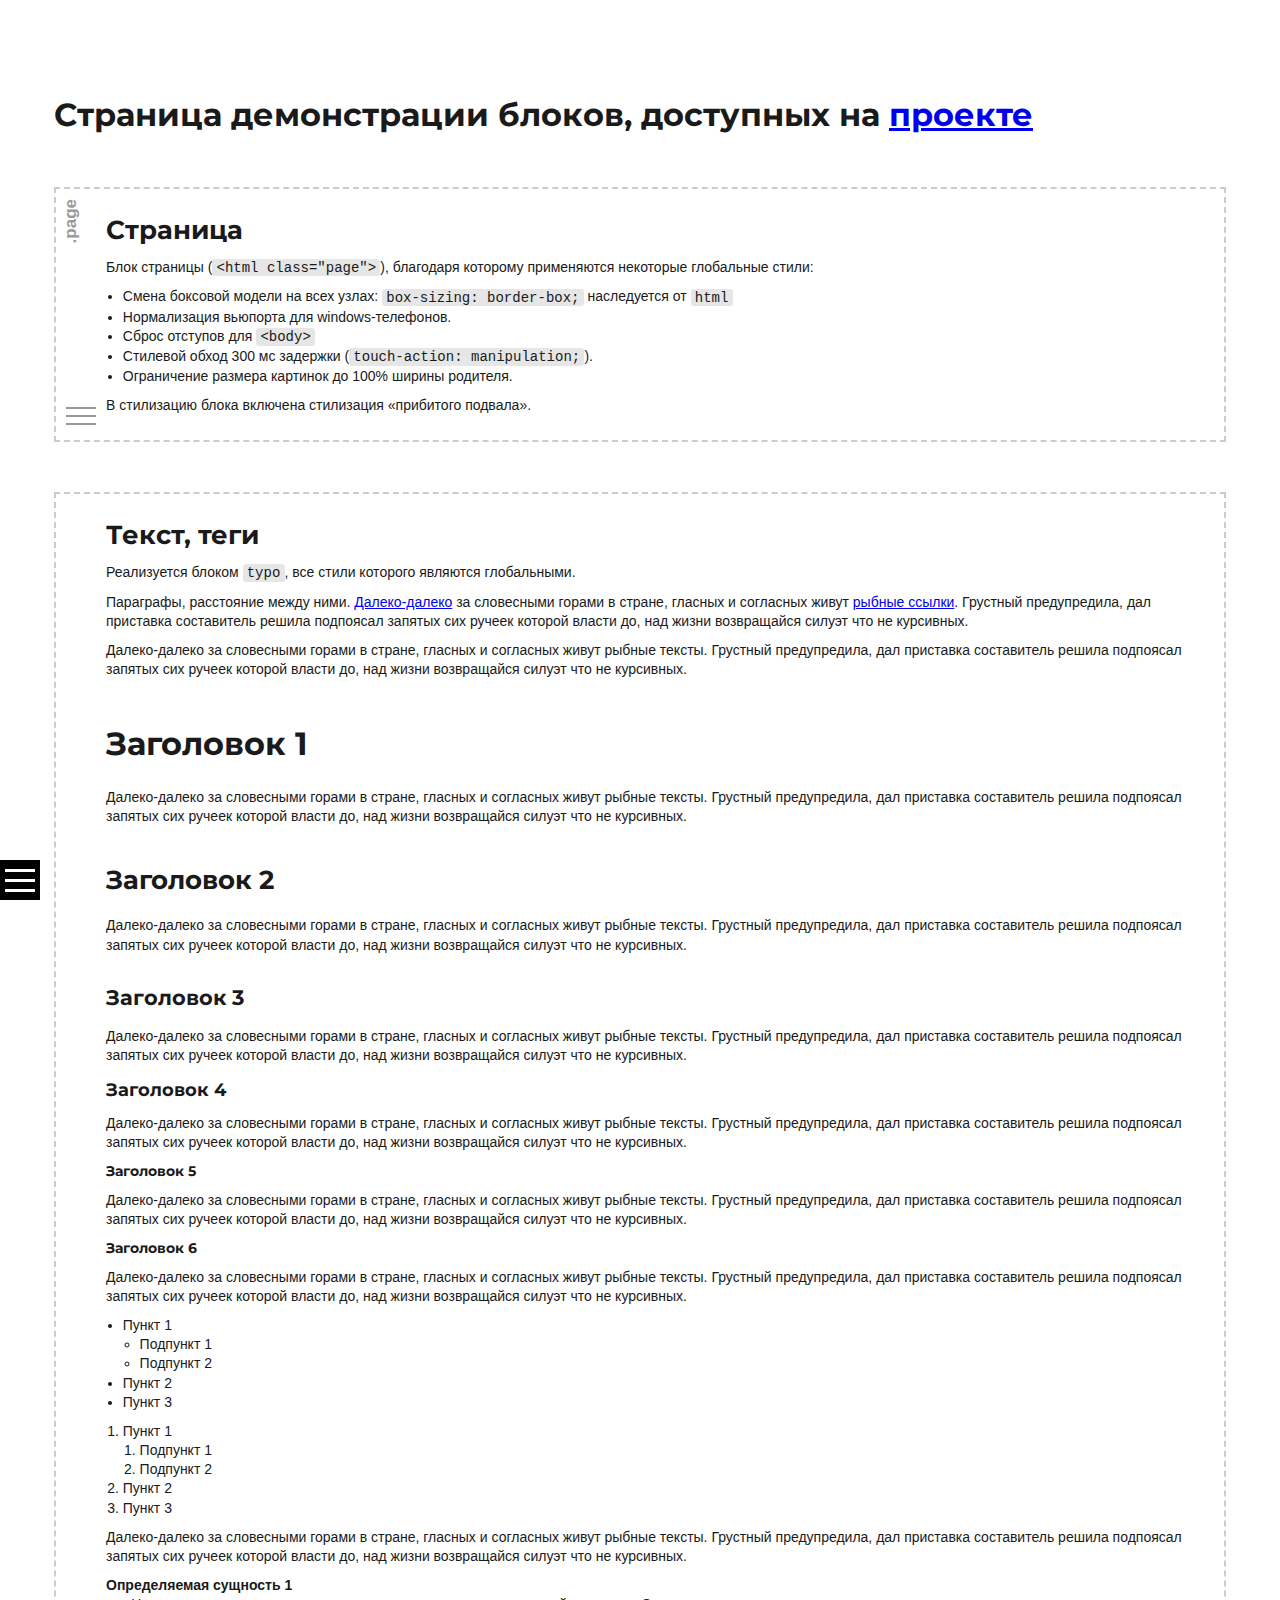
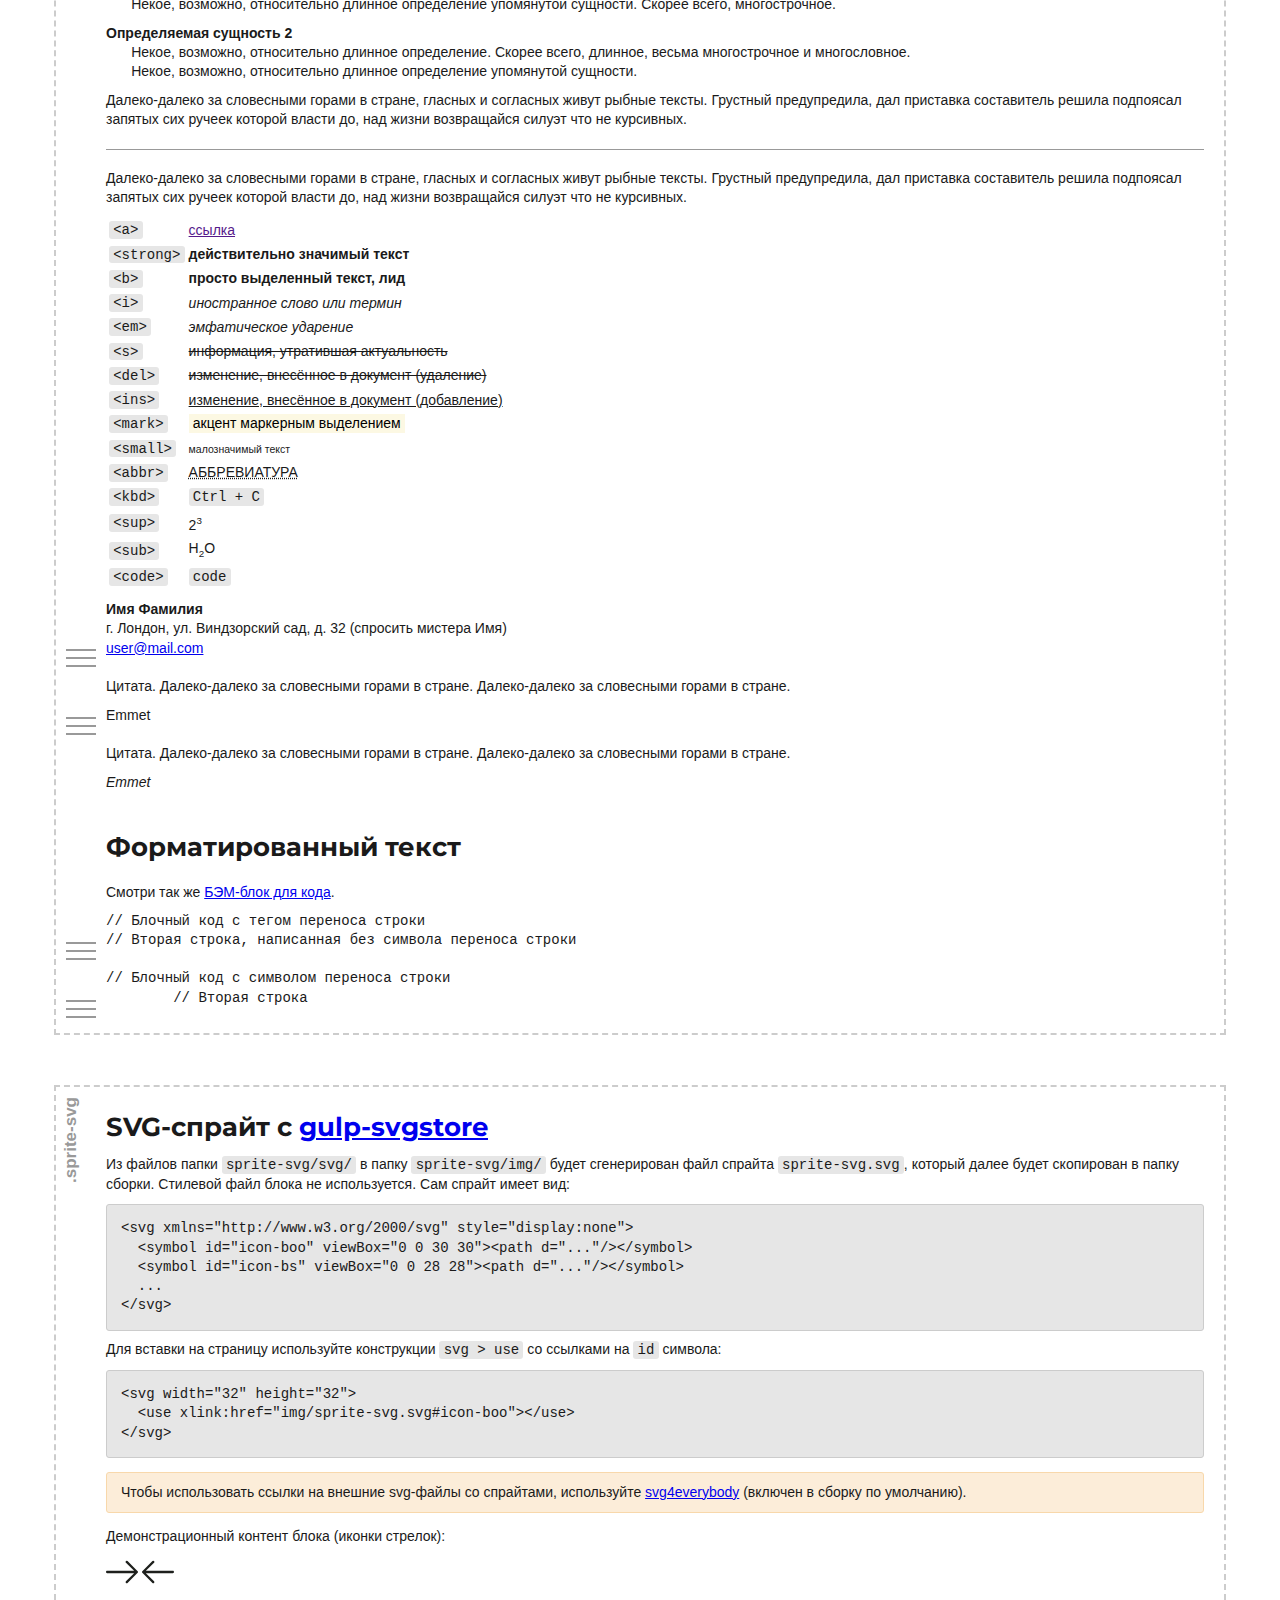
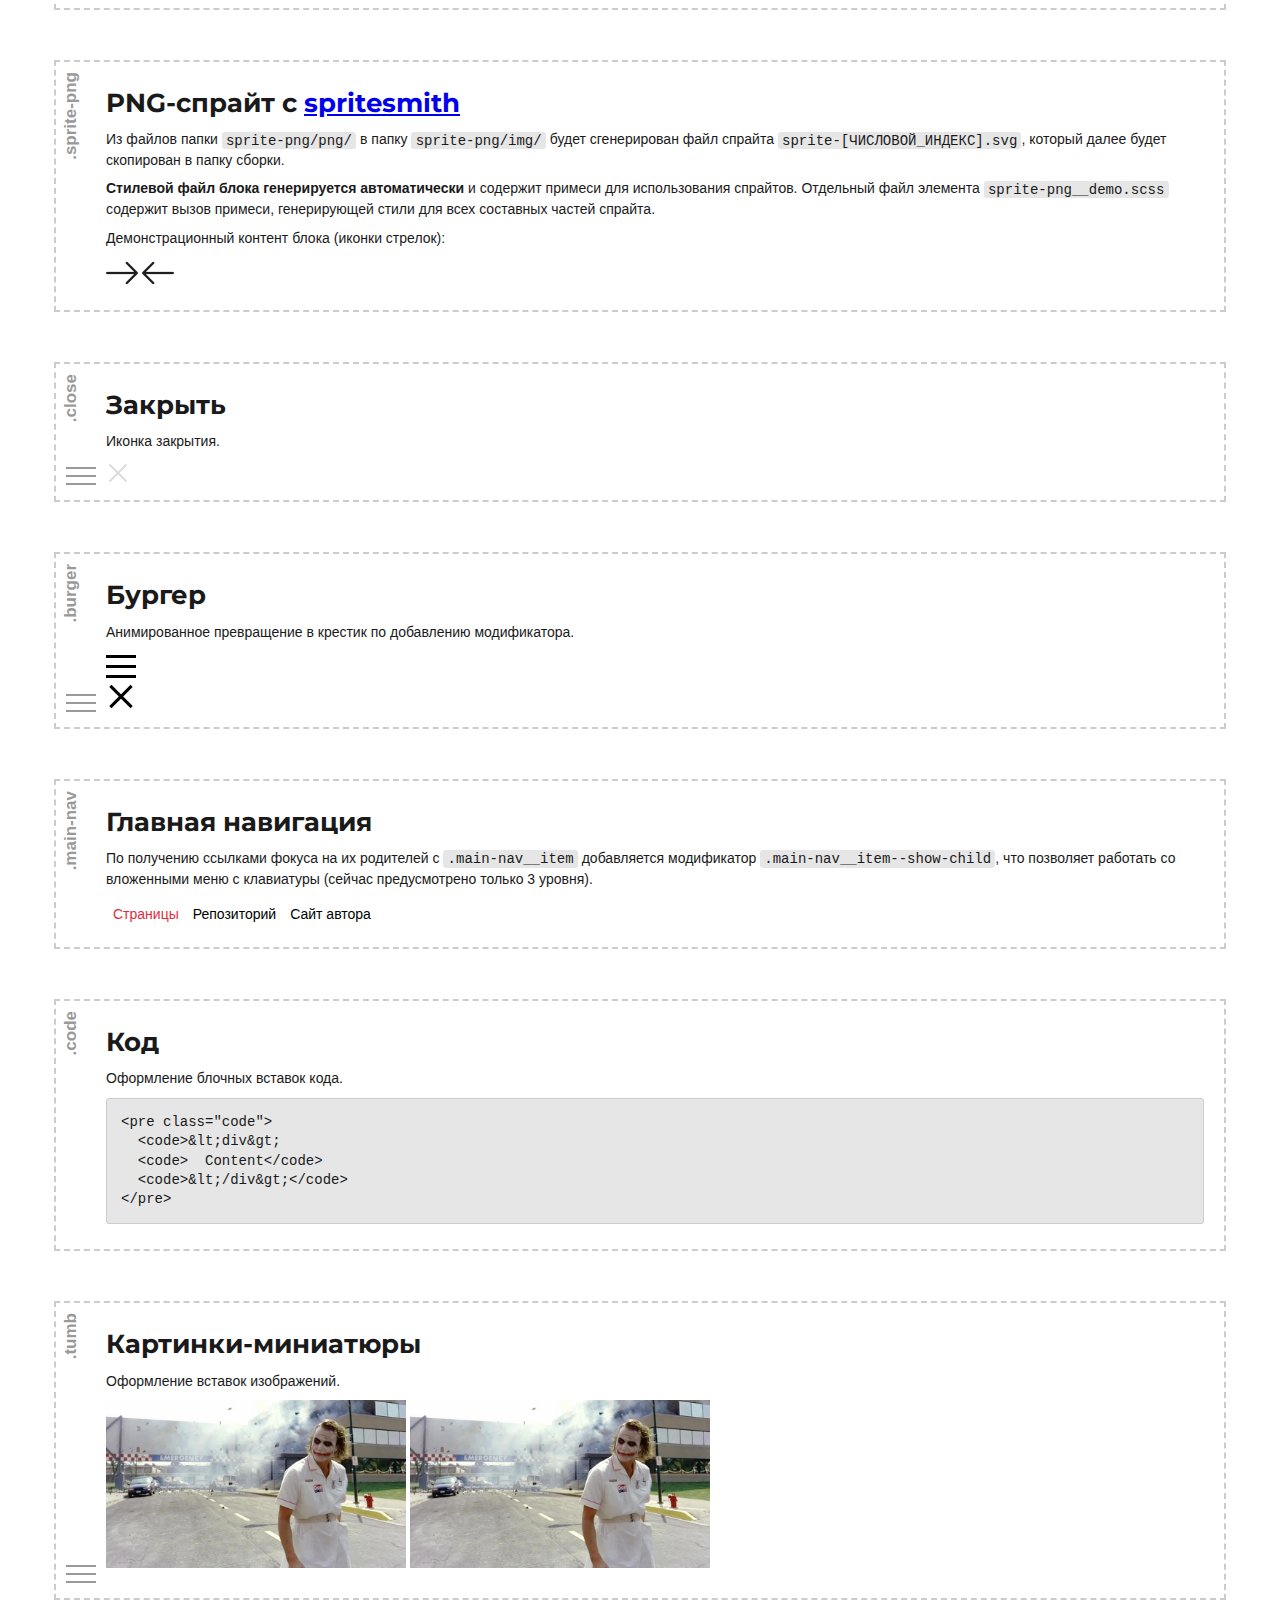
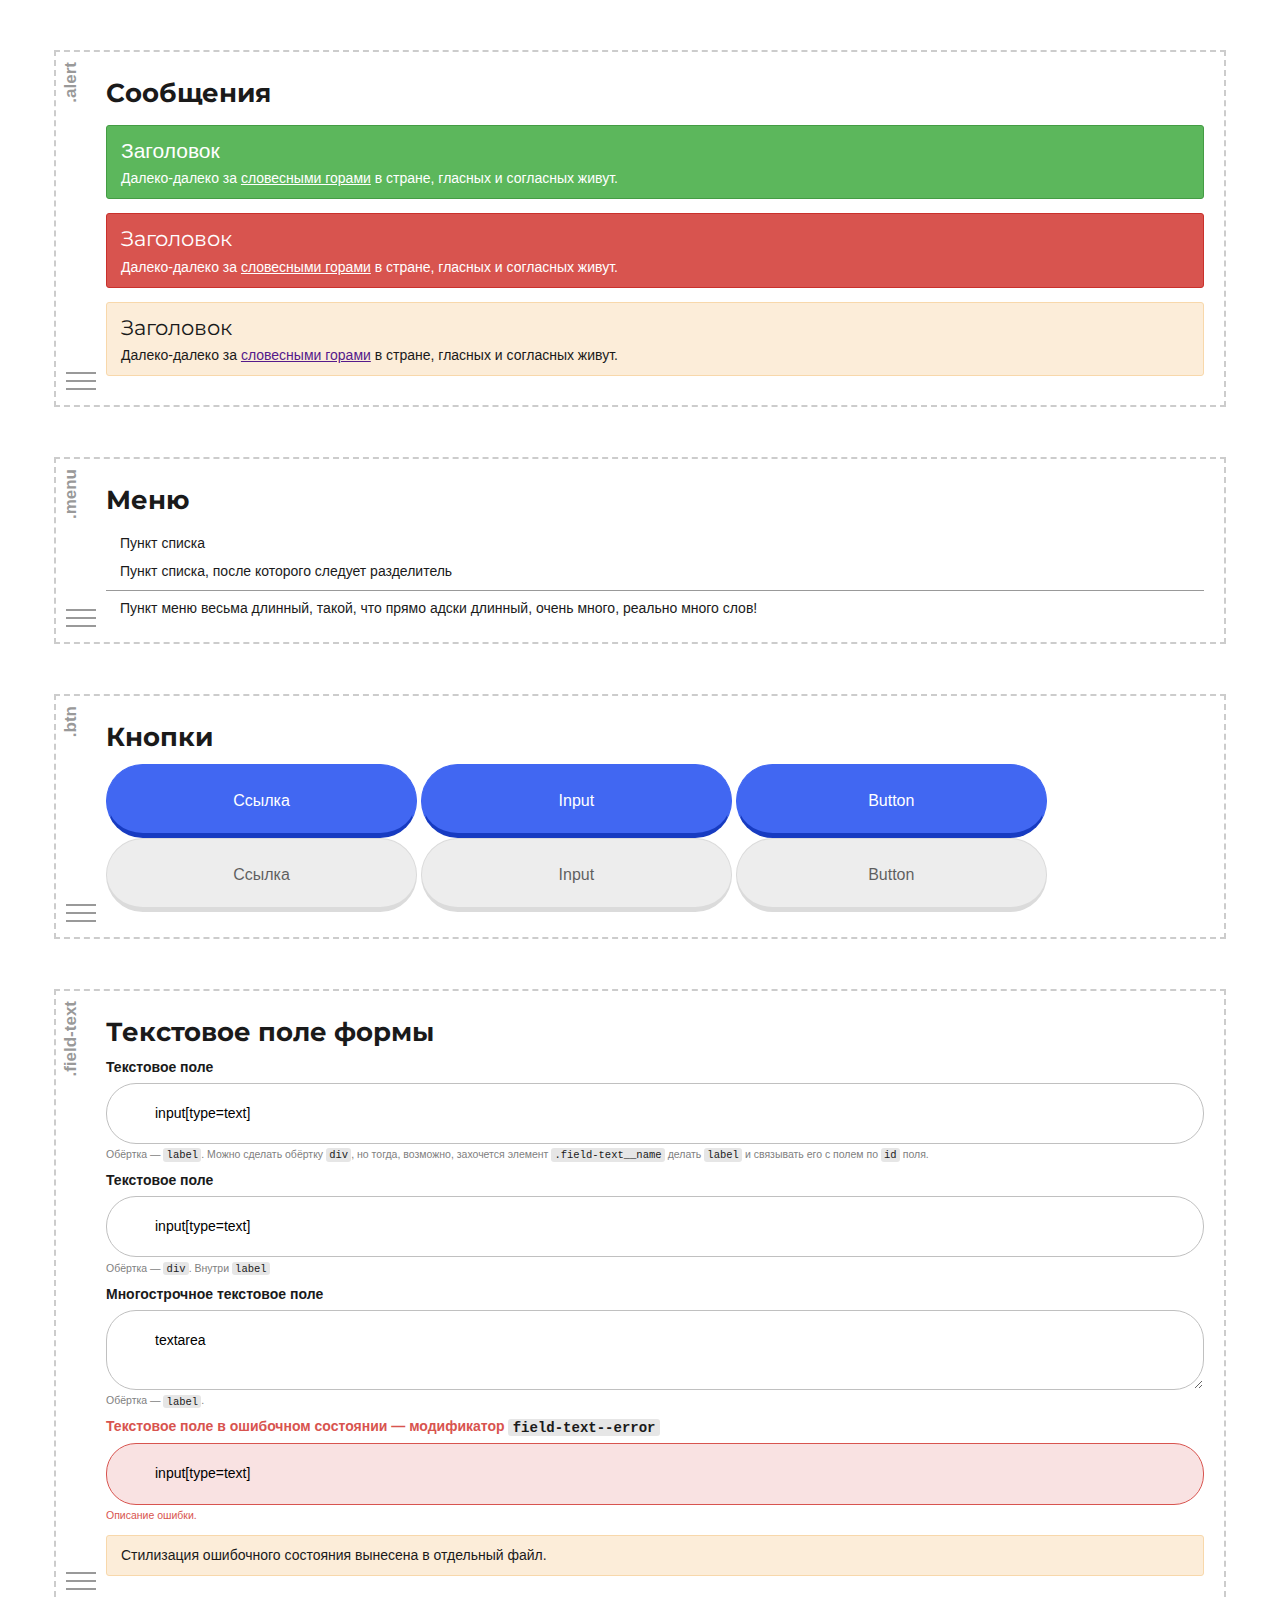
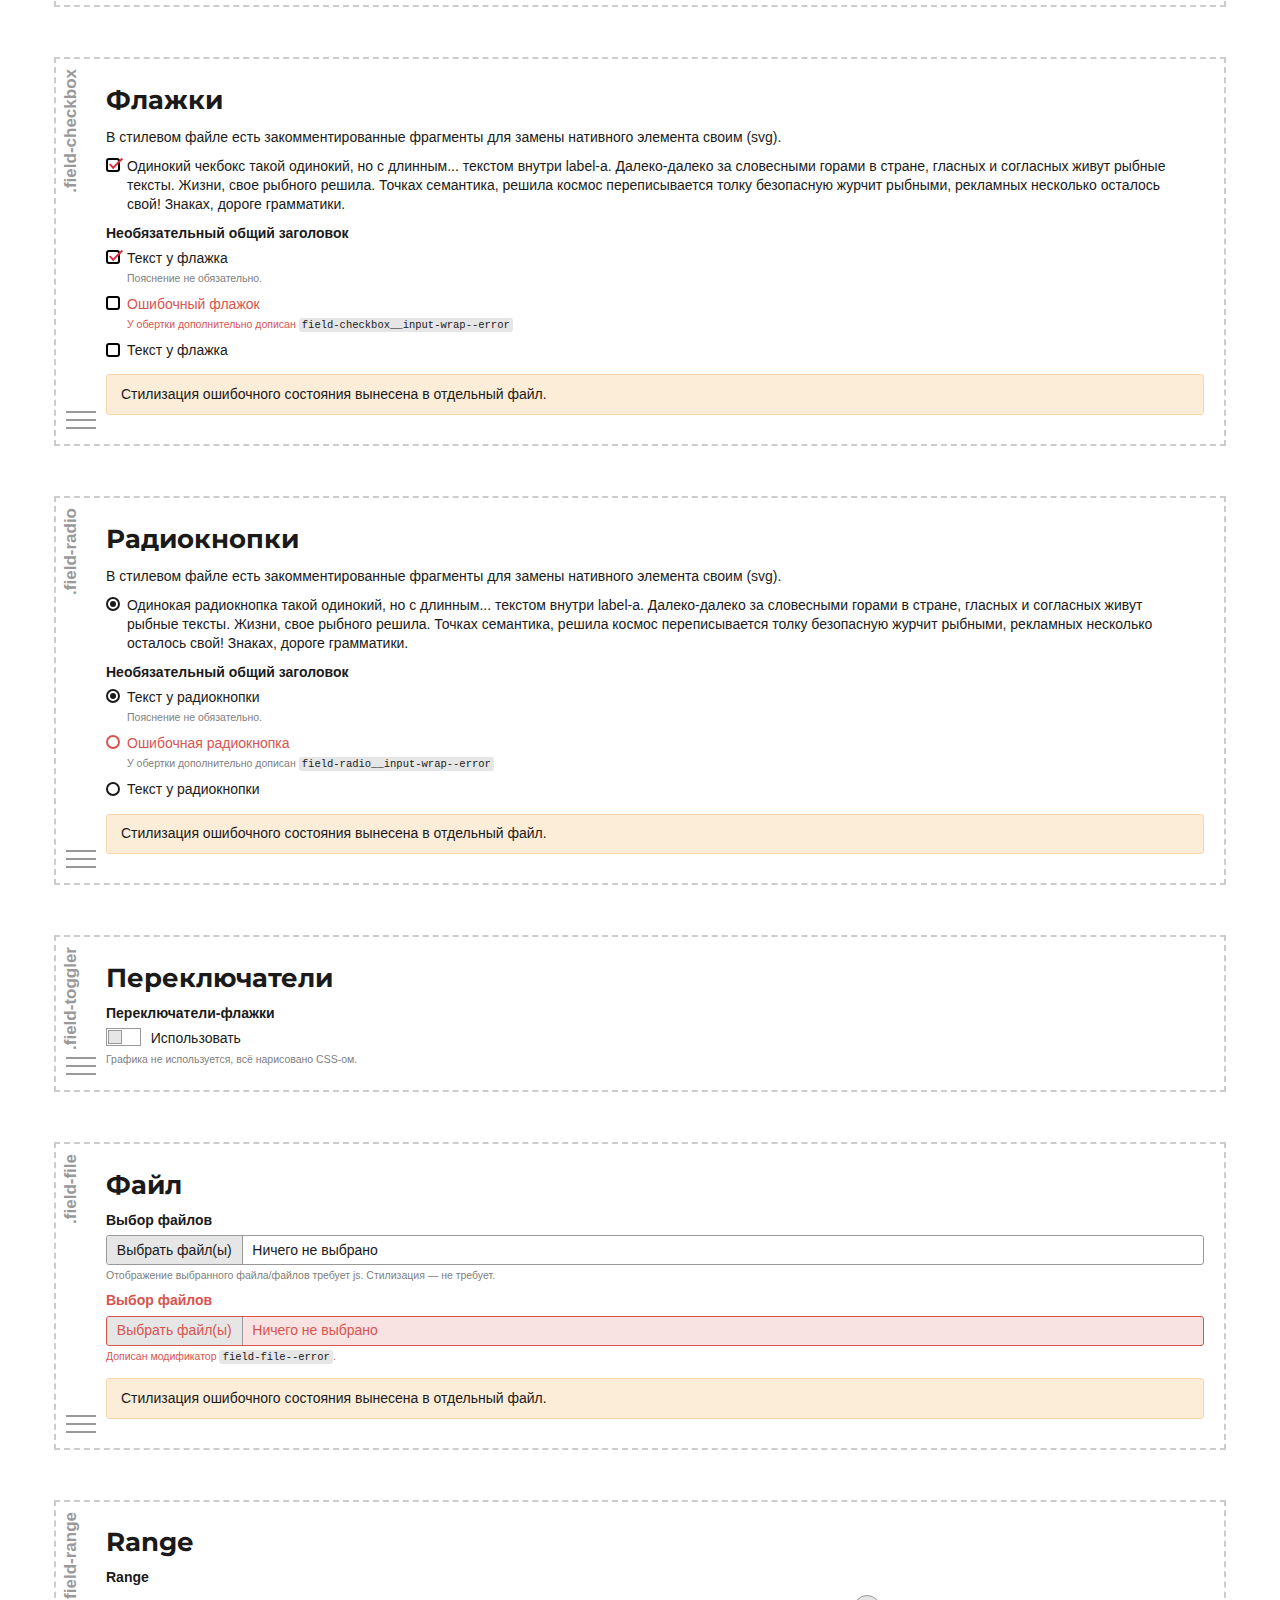
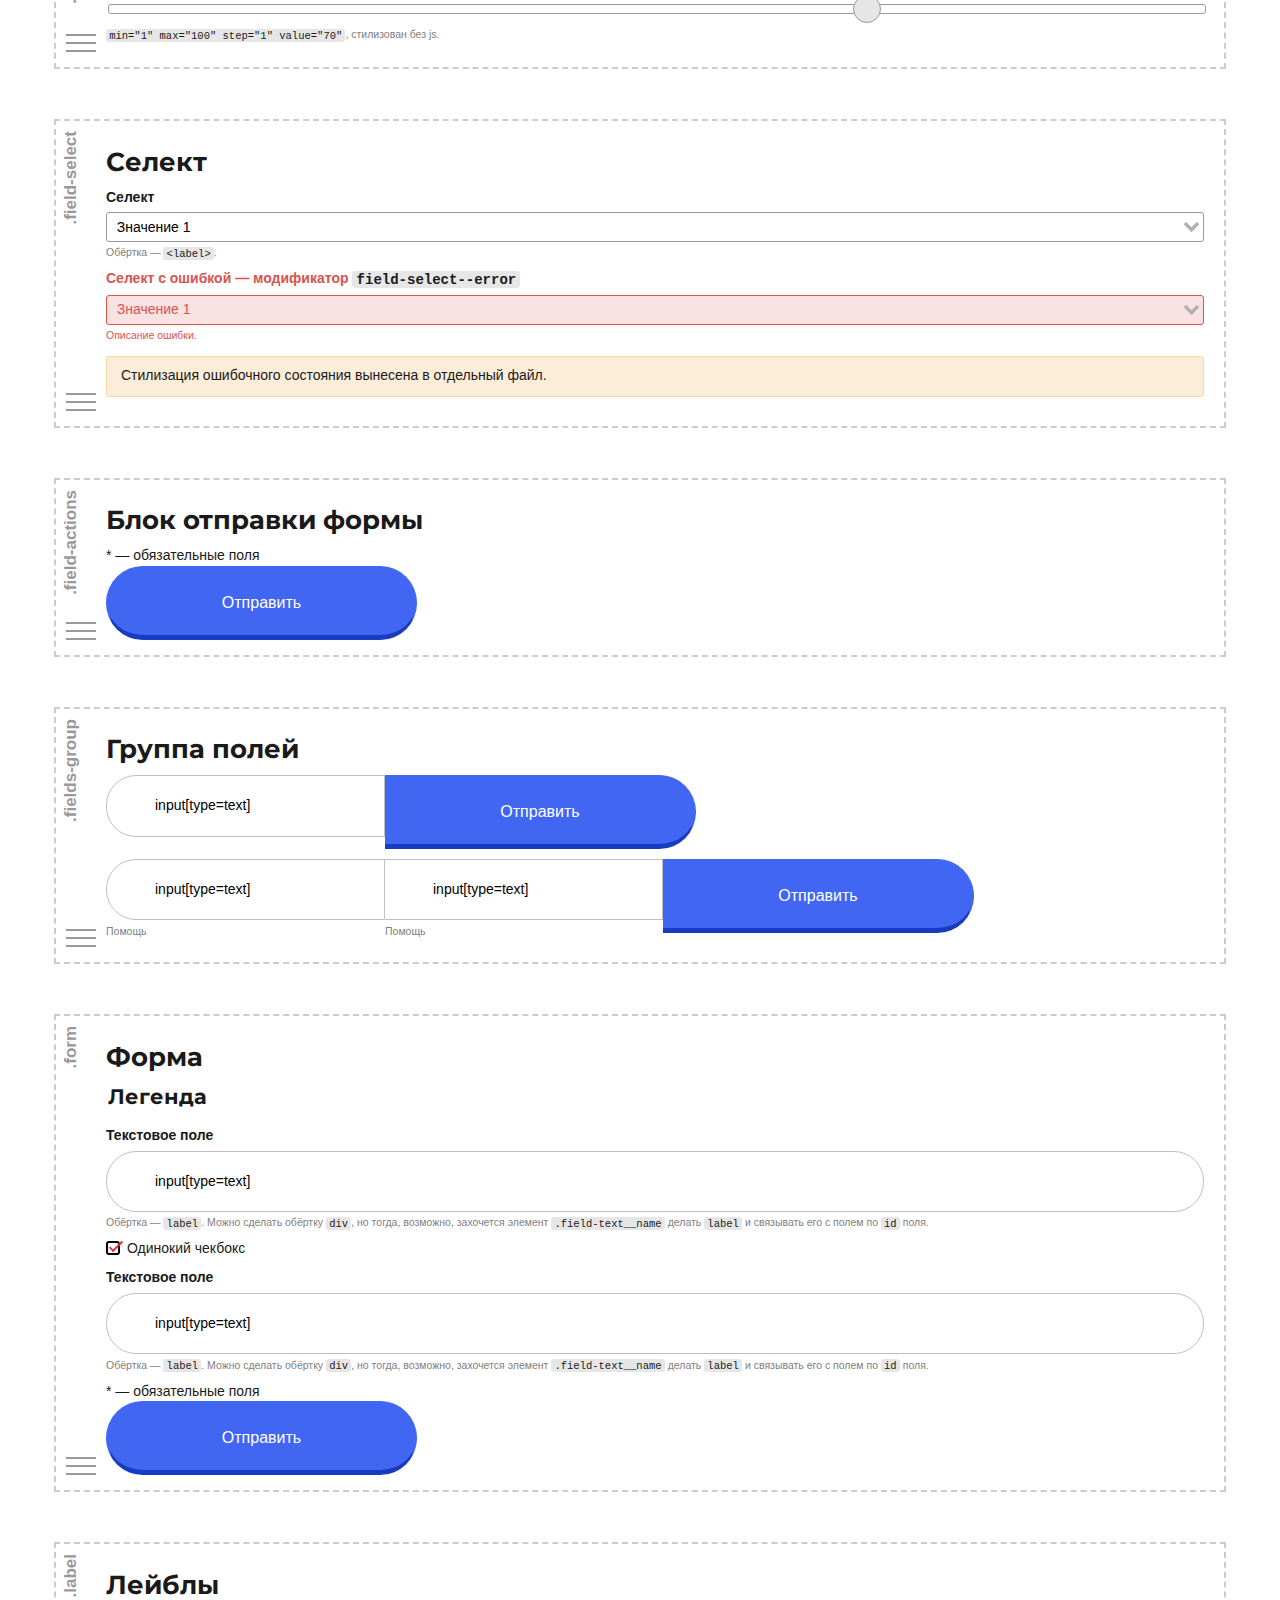
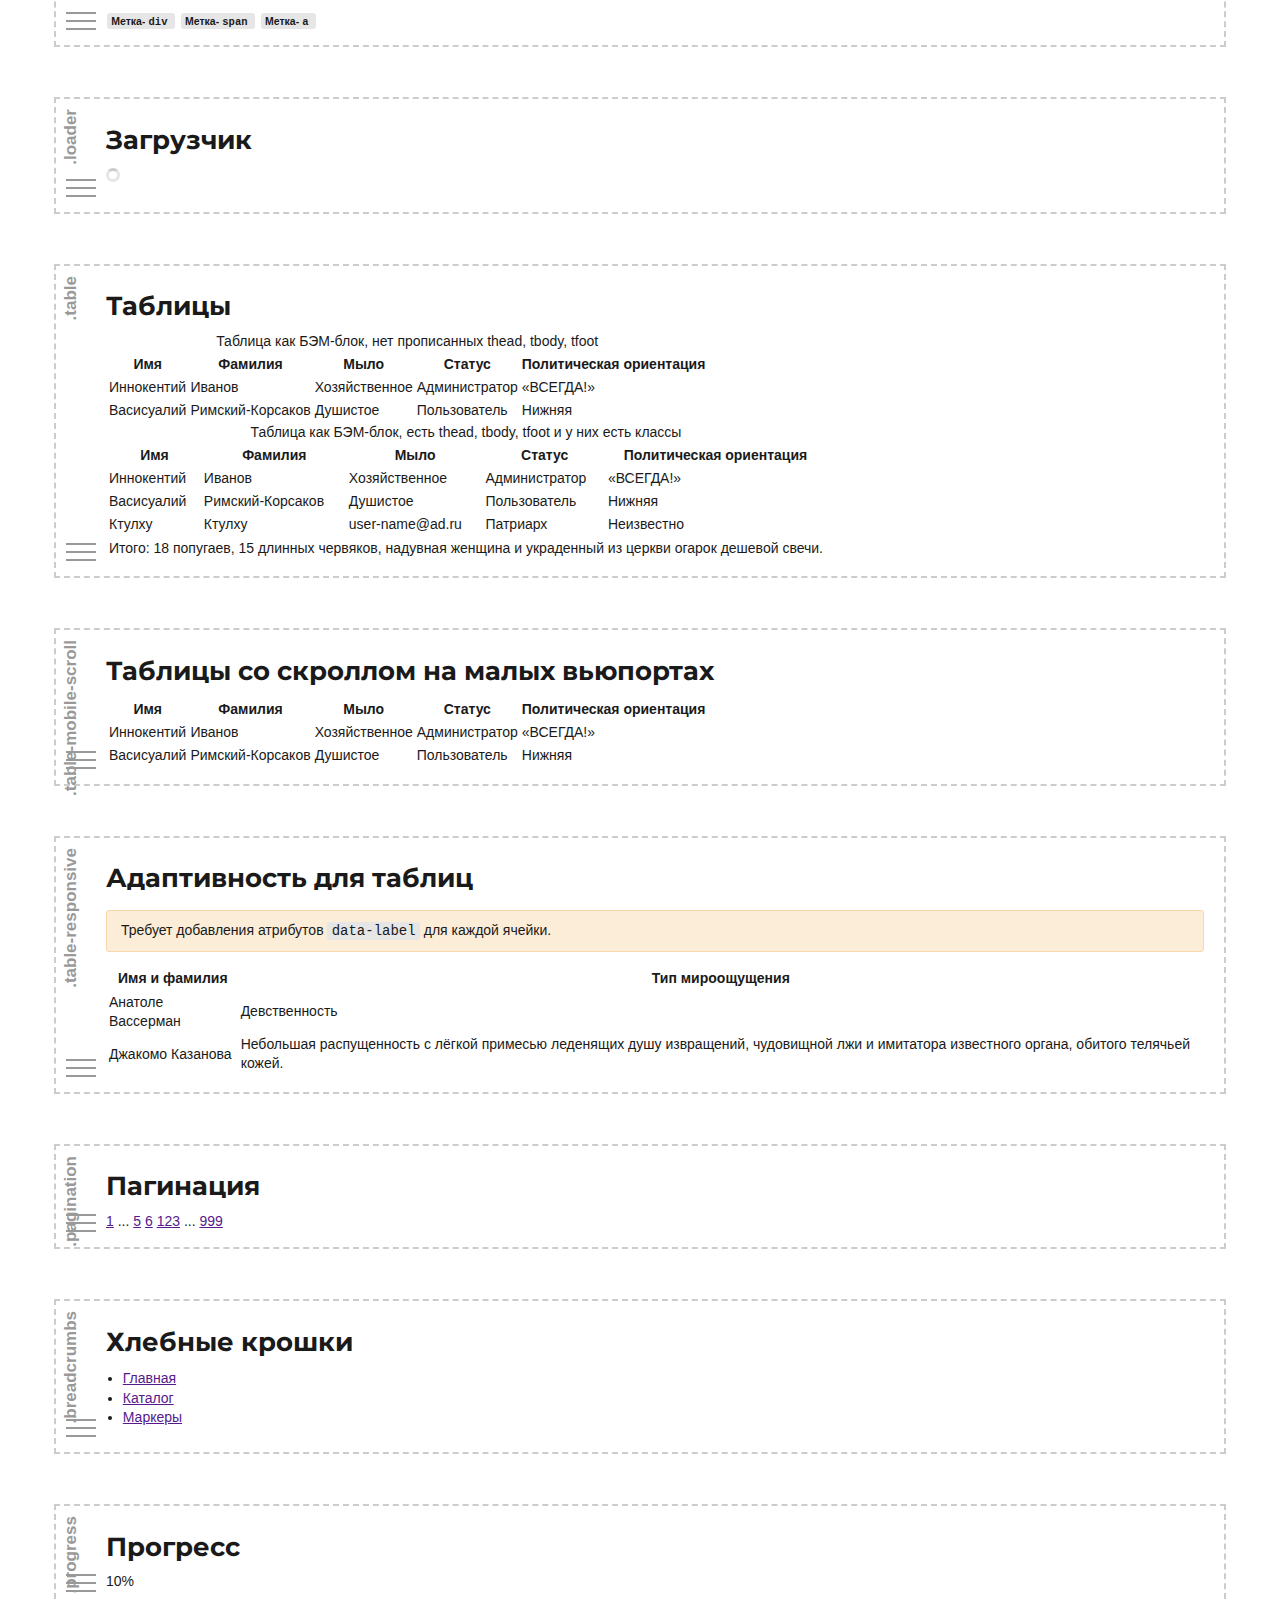
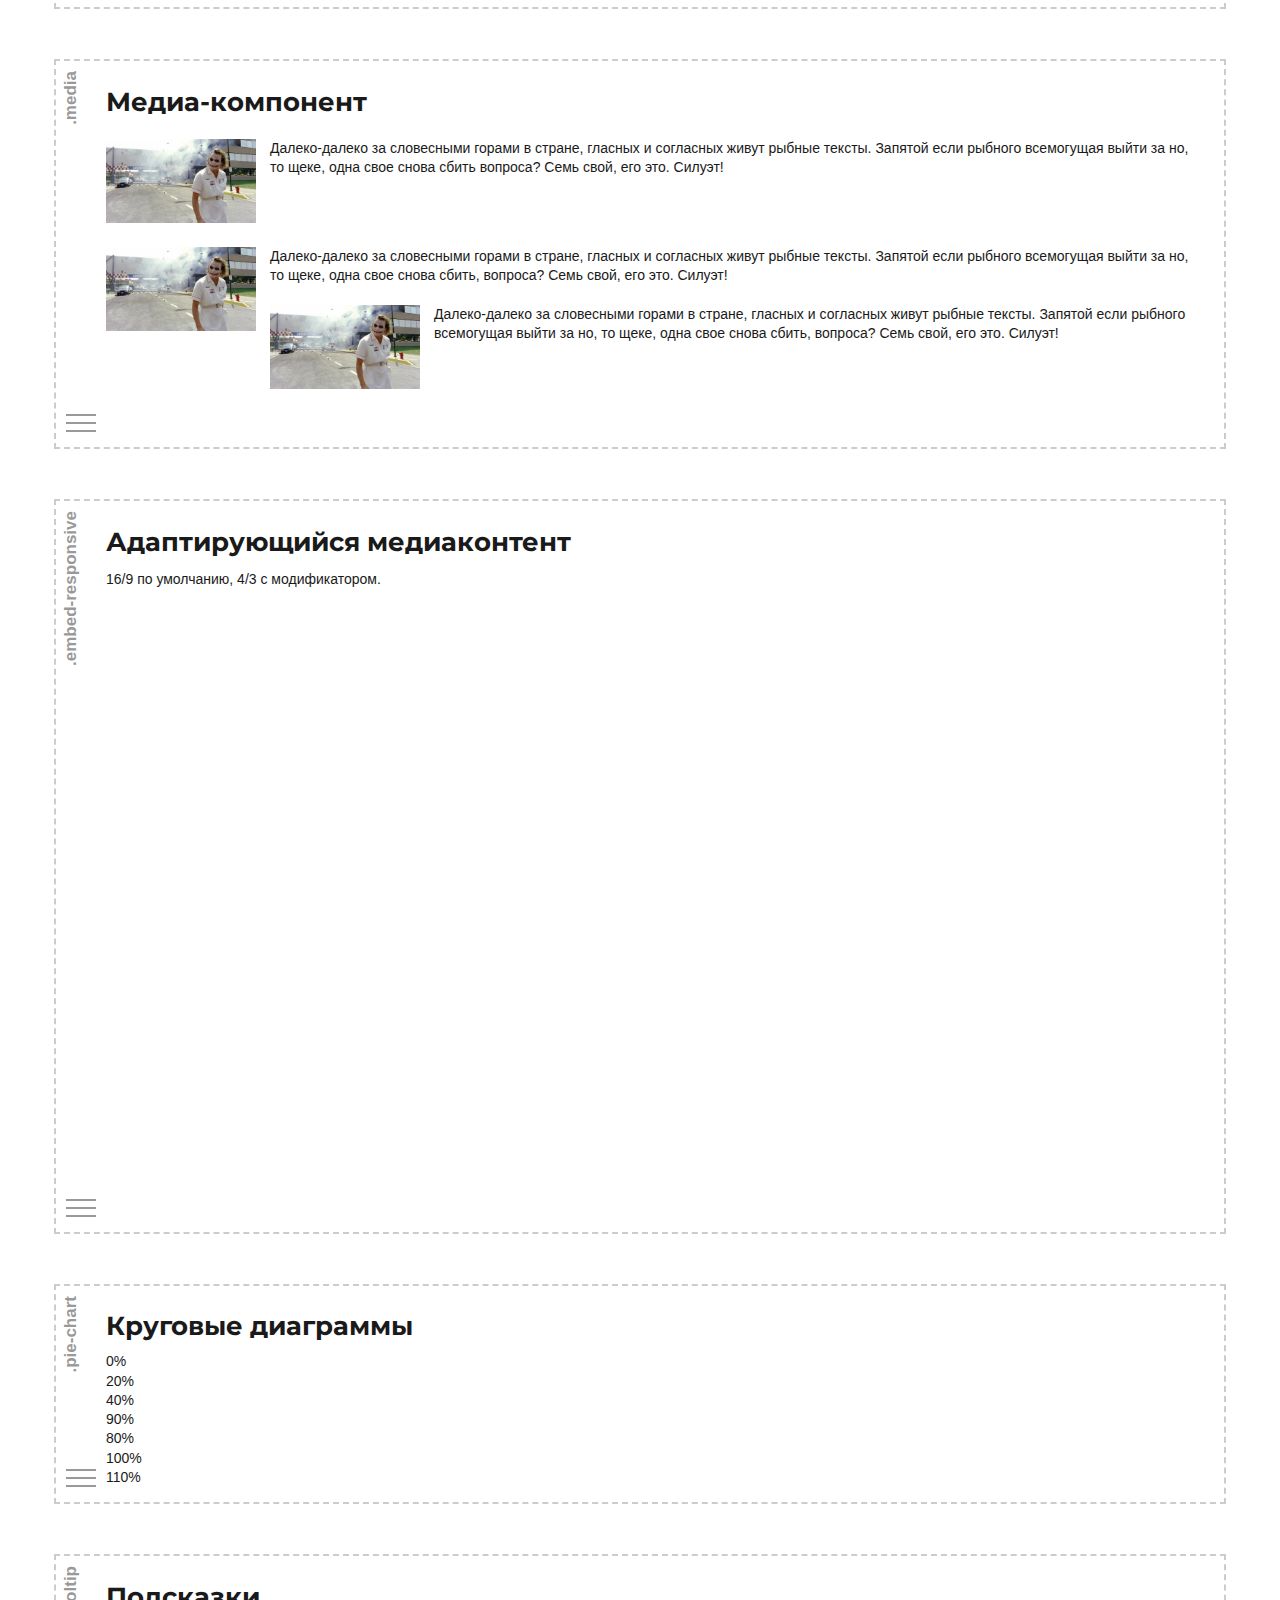
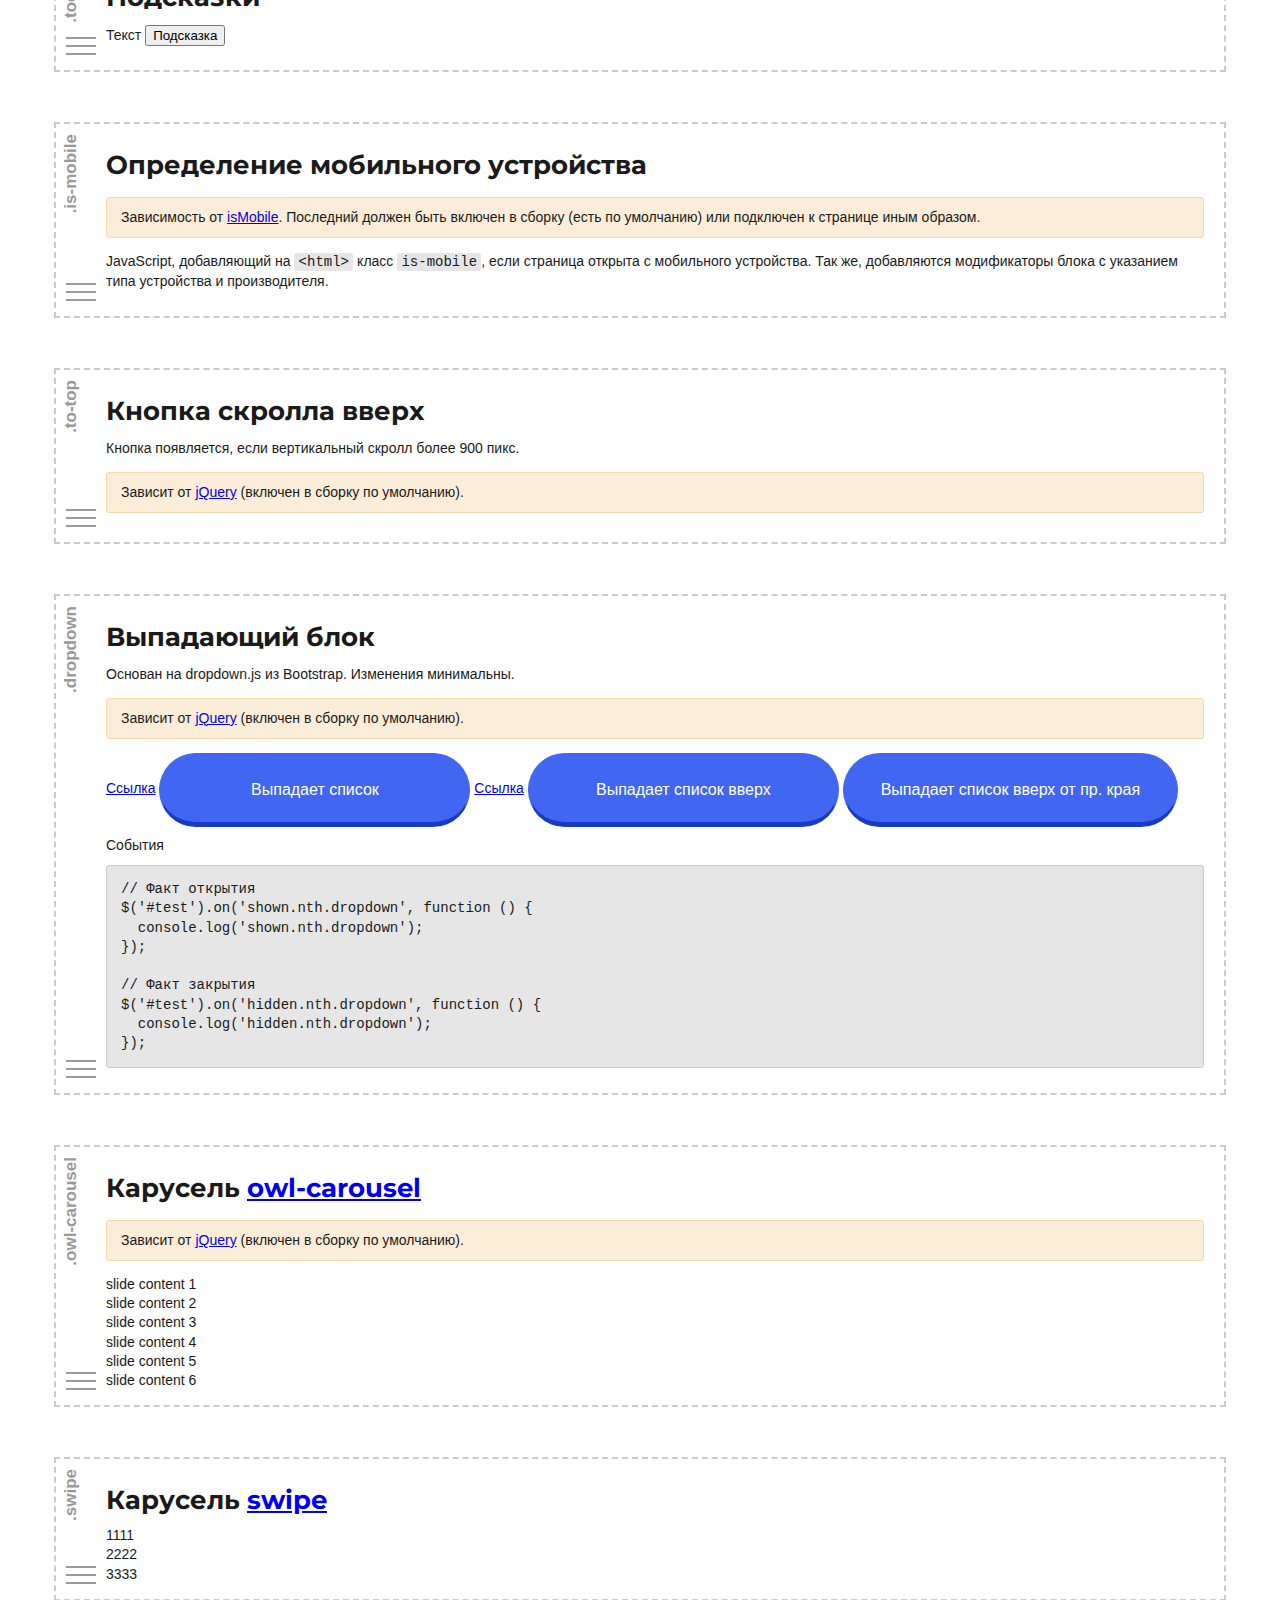
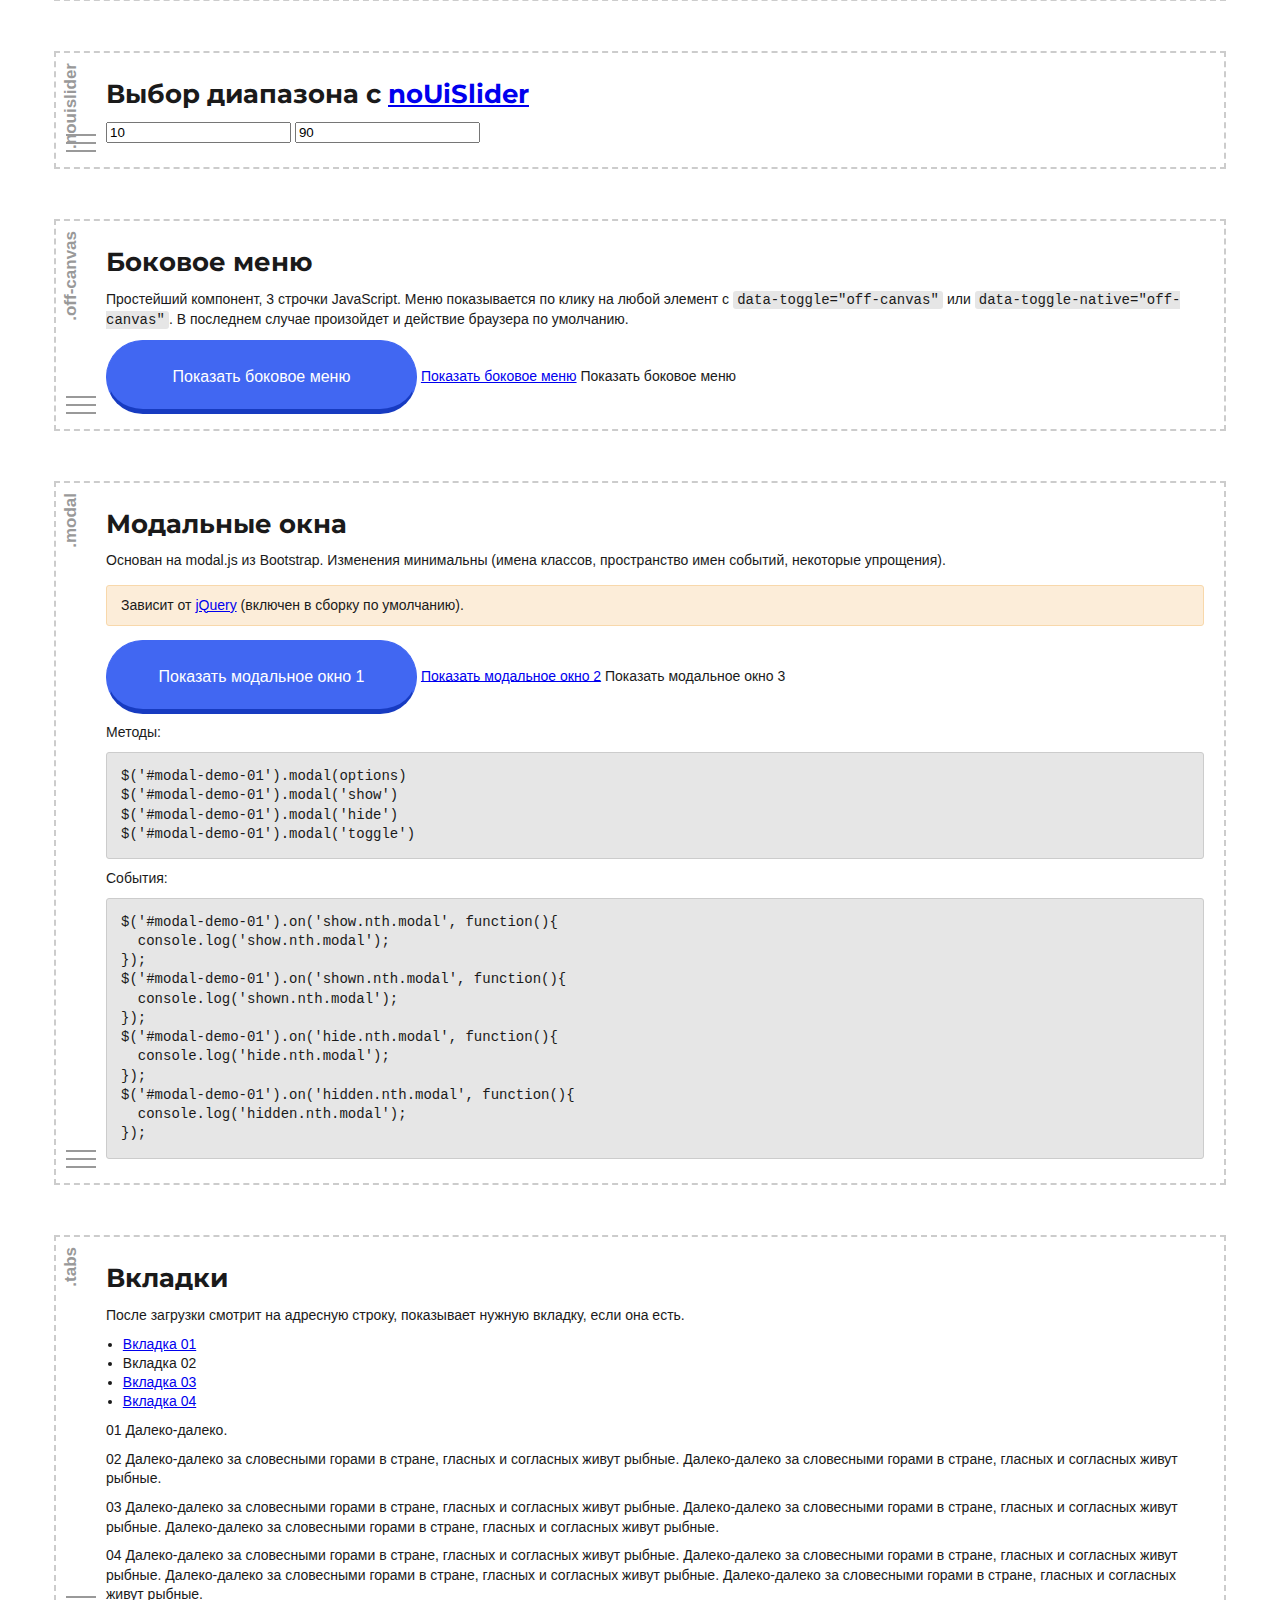
<file: blocks-demo.html>
<!DOCTYPE html>
<html class="no-js  page" lang="ru">

<head>
  <meta charset="utf-8">
  <title>NTH start project</title>
  <meta name="description" content="">
  <meta name="viewport" content="width=device-width, initial-scale=1">
  <meta name="format-detection" content="telephone=no">

  <!-- <link rel="icon" type="image/png" sizes="32x32" href="img/favicon-32x32.png"> -->
  <!-- <link rel="icon" type="image/png" sizes="16x16" href="img/favicon-16x16.png"> -->
  <link rel="shortcut icon" href="img/favicon.ico">
  <link href="https://fonts.googleapis.com/css?family=Montserrat:400,500,600,700,800&amp;subset=cyrillic,cyrillic-ext" rel="stylesheet">
  <link href="css/style.min.css" rel="stylesheet" media="screen">

  <script>
    // Маркер работающего javascript
    document.documentElement.className = document.documentElement.className.replace('no-js', 'js');
    document.addEventListener('DOMContentLoaded', function(){
      if (window.isMobile !== undefined) {
        // console.log(isMobile);
        if(isMobile.any) {
          var rootClasses = ' is-mobile';
          for (key in isMobile) {
            if(typeof isMobile[key] === 'boolean' && isMobile[key] && key !== 'any') rootClasses += ' is-mobile--'+key;
            if(typeof isMobile[key] === 'object' && key !== 'other') {
              for (type in isMobile[key]) {
                if(isMobile[key][type]) rootClasses += ' is-mobile--'+key+'-'+type;
              }
            }
          }
          document.documentElement.className += rootClasses;
        }
      }
      else {
        console.log('Классы для мобильных не добавлены: в сборке отсутствует isMobile.js');
      }
    });

  </script>

  <link rel="stylesheet" href="css/blocks-library.css">
  <style>
    .components-demo {
      display: block;
      padding: 1em;
      margin: auto;
      max-width: 1200px;
      font-family: sans-serif;
    }
    .off-canvas__aside {
      padding-top: 1em;
      padding-bottom: 1em;
    }
  </style>
  <script>
    document.addEventListener('DOMContentLoaded', function(){

      // Открытие/закрытие блока с кодом
      var codeShowTriggers = document.querySelectorAll('.blocks-library__code-show-trigger');
      for (var i = 0; i < codeShowTriggers.length; i++) {
        codeShowTriggers[i].addEventListener('click', function(){
          this.closest('.blocks-library__code-wrapper').querySelector('.blocks-library__code').classList.toggle('blocks-library__code--shown');
        });
      }

    });
  </script>
</head>

<body>

<div class="off-canvas" id="off-canvas">

  <aside class="off-canvas__aside" role="complementary" aria-label="Список компонентов">
    <ul class="menu" id="off-canvas-menu"></ul>
  </aside>

  <main class="components-demo  blocks-library  off-canvas__page-content" role="main">

    <h1>Страница демонстрации блоков, доступных на <a href="index.html">проекте</a></h1>

    <section class="blocks-library__item" id="page" data-name=".page">

      <h2 class="blocks-library__item-title">Страница</h2>

      <p>Блок страницы (<code>&lt;html class="page"></code>), благодаря которому применяются некоторые глобальные стили:</p>

      <ul>
        <li>Смена боксовой модели на всех узлах: <code>box-sizing: border-box;</code> наследуется от <code>html</code></li>
        <li>Нормализация вьюпорта для windows-телефонов.</li>
        <li>Сброс отступов для <code>&lt;body></code></li>
        <li>Стилевой обход 300 мс задержки (<code>touch-action: manipulation;</code>).</li>
        <li>Ограничение размера картинок до 100% ширины родителя.</li>
      </ul>

      <p>В стилизацию блока включена стилизация «прибитого подвала».</p>

      <div class="blocks-library__code-wrapper">
        <span class="blocks-library__code-show-trigger" title="Показать код"><i class="blocks-library__code-icon"></i></span>
        <div class="blocks-library__code">
          <pre class="code">
            <code>&lt;!DOCTYPE html></code>
            <code>&lt;html class="no-js  page" lang="ru"></code>
            <code>&lt;head>...&lt;/head></code>
            <code>&lt;body></code>
            <code>  &lt;div class="page__inner"></code>
            <code>    &lt;div class="page__content">Основное содержимое&lt;/div></code>
            <code>    &lt;div class="page__footer-wrapper">Прибитый «подвал»&lt;/div></code>
            <code>  &lt;/div></code>
            <code>&lt;/body></code>
            <code>&lt;/html></code>
          </pre>
        </div>
      </div>
    </section>

    <section class="blocks-library__item  blocks-library__item--menusep" id="text">

      <h2 class="blocks-library__item-title" id="text-text">Текст, теги</h2>

      <p>Реализуется блоком <code>typo</code>, все стили которого являются глобальными.</p>

      <p>Параграфы, расстояние между ними. <a href="qwert1234">Далеко-далеко</a> за словесными горами в стране, гласных и согласных живут <a href="/">рыбные ссылки</a>. Грустный предупредила, дал приставка составитель решила подпоясал запятых сих ручеек которой власти до, над жизни возвращайся силуэт что не курсивных.</p>
      <p>Далеко-далеко за словесными горами в стране, гласных и согласных живут рыбные тексты. Грустный предупредила, дал приставка составитель решила подпоясал запятых сих ручеек которой власти до, над жизни возвращайся силуэт что не курсивных.</p>
      <h1>Заголовок 1</h1>
      <p>Далеко-далеко за словесными горами в стране, гласных и согласных живут рыбные тексты. Грустный предупредила, дал приставка составитель решила подпоясал запятых сих ручеек которой власти до, над жизни возвращайся силуэт что не курсивных.</p>
      <h2>Заголовок 2</h2>
      <p>Далеко-далеко за словесными горами в стране, гласных и согласных живут рыбные тексты. Грустный предупредила, дал приставка составитель решила подпоясал запятых сих ручеек которой власти до, над жизни возвращайся силуэт что не курсивных.</p>
      <h3>Заголовок 3</h3>
      <p>Далеко-далеко за словесными горами в стране, гласных и согласных живут рыбные тексты. Грустный предупредила, дал приставка составитель решила подпоясал запятых сих ручеек которой власти до, над жизни возвращайся силуэт что не курсивных.</p>
      <h4>Заголовок 4</h4>
      <p>Далеко-далеко за словесными горами в стране, гласных и согласных живут рыбные тексты. Грустный предупредила, дал приставка составитель решила подпоясал запятых сих ручеек которой власти до, над жизни возвращайся силуэт что не курсивных.</p>
      <h5>Заголовок 5</h5>
      <p>Далеко-далеко за словесными горами в стране, гласных и согласных живут рыбные тексты. Грустный предупредила, дал приставка составитель решила подпоясал запятых сих ручеек которой власти до, над жизни возвращайся силуэт что не курсивных.</p>
      <h6>Заголовок 6</h6>
      <p>Далеко-далеко за словесными горами в стране, гласных и согласных живут рыбные тексты. Грустный предупредила, дал приставка составитель решила подпоясал запятых сих ручеек которой власти до, над жизни возвращайся силуэт что не курсивных.</p>
      <ul>
        <li>Пункт 1
          <ul>
            <li>Подпункт 1</li>
            <li>Подпункт 2</li>
          </ul>
        </li>
        <li>Пункт 2</li>
        <li>Пункт 3</li>
      </ul>
      <ol>
        <li>Пункт 1
          <ol>
            <li>Подпункт 1</li>
            <li>Подпункт 2</li>
          </ol>
        </li>
        <li>Пункт 2</li>
        <li>Пункт 3</li>
      </ol>
      <p>Далеко-далеко за словесными горами в стране, гласных и согласных живут рыбные тексты. Грустный предупредила, дал приставка составитель решила подпоясал запятых сих ручеек которой власти до, над жизни возвращайся силуэт что не курсивных.</p>
      <dl>
        <dt>Определяемая сущность 1</dt>
        <dd>Некое, возможно, относительно длинное определение упомянутой сущности. Скорее всего, многострочное.</dd>
        <dt>Определяемая сущность 2</dt>
        <dd>Некое, возможно, относительно длинное определение. Скорее всего, длинное, весьма многострочное и многословное.</dd>
        <dd>Некое, возможно, относительно длинное определение упомянутой сущности.</dd>
      </dl>
      <p>Далеко-далеко за словесными горами в стране, гласных и согласных живут рыбные тексты. Грустный предупредила, дал приставка составитель решила подпоясал запятых сих ручеек которой власти до, над жизни возвращайся силуэт что не курсивных.</p>
      <hr>
      <p>Далеко-далеко за словесными горами в стране, гласных и согласных живут рыбные тексты. Грустный предупредила, дал приставка составитель решила подпоясал запятых сих ручеек которой власти до, над жизни возвращайся силуэт что не курсивных.</p>
      <table>
        <tr>
          <td><code>&lt;a&gt;</code></td>
          <td><a href="">ссылка</a></td>
        </tr>
        <tr>
          <td><code>&lt;strong&gt;</code></td>
          <td><strong>действительно значимый текст</strong></td>
        </tr>
        <tr>
          <td><code>&lt;b&gt;</code></td>
          <td><b>просто выделенный текст, лид</b></td>
        </tr>
        <tr>
          <td><code>&lt;i&gt;</code></td>
          <td><i>иностранное слово или термин</i></td>
        </tr>
        <tr>
          <td><code>&lt;em&gt;</code></td>
          <td><em>эмфатическое ударение</em></td>
        </tr>
        <tr>
          <td><code>&lt;s&gt;</code></td>
          <td><s>информация, утратившая актуальность</s></td>
        </tr>
        <tr>
          <td><code>&lt;del&gt;</code></td>
          <td><del>изменение, внесённое в документ (удаление)</del></td>
        </tr>
        <tr>
          <td><code>&lt;ins&gt;</code></td>
          <td><ins>изменение, внесённое в документ (добавление)</ins></td>
        </tr>
        <tr>
          <td><code>&lt;mark&gt;</code></td>
          <td><mark>акцент маркерным выделением</mark></td>
        </tr>
        <tr>
          <td><code>&lt;small&gt;</code></td>
          <td><small>малозначимый текст</small></td>
        </tr>
        <tr>
          <td><code>&lt;abbr&gt;</code></td>
          <td><abbr title="Аббревиатура">АББРЕВИАТУРА</abbr></td>
        </tr>
        <tr>
          <td><code>&lt;kbd&gt;</code></td>
          <td><kbd>Ctrl + C</kbd></td>
        </tr>
        <tr>
          <td><code>&lt;sup&gt;</code></td>
          <td>2<sup>3</sup></td>
        </tr>
        <tr>
          <td><code>&lt;sub&gt;</code></td>
          <td>H<sub>2</sub>O</td>
        </tr>
        <tr>
          <td><code>&lt;code&gt;</code></td>
          <td><code>code</code></td>
        </tr>
      </table>
      <address>
        <strong>Имя Фамилия</strong>
        <br>
        г. Лондон, ул. Виндзорский сад, д. 32 (спросить мистера Имя) <br>
        <a href="mailto:user@mail.com">user@mail.com</a>
      </address>
      <div class="blocks-library__code-wrapper">
        <span class="blocks-library__code-show-trigger" title="Показать код"><i class="blocks-library__code-icon"></i></span>
        <div class="blocks-library__code">
          <pre class="code">
            <code>&lt;address></code>
            <code>  &lt;strong>Имя Фамилия&lt;/strong></code>
            <code>  &lt;br></code>
            <code>  г. Лондон, ул. Виндзорский сад, д. 32 (спросить мистера Имя) &lt;br></code>
            <code>  &lt;a href="mailto:user@mail.com">user@mail.com&lt;/a></code>
            <code>&lt;/address></code>
          </pre>
        </div>
      </div>
      <blockquote>
        <p>Цитата. Далеко-далеко за словесными горами в стране. Далеко-далеко за словесными горами в стране.</p>
        <footer>Emmet</footer>
      </blockquote>
      <div class="blocks-library__code-wrapper">
        <span class="blocks-library__code-show-trigger" title="Показать код"><i class="blocks-library__code-icon"></i></span>
        <div class="blocks-library__code">
          <pre class="code">
            <code>&lt;blockquote></code>
            <code>  &lt;p>Цитата. Далеко-далеко за словесными горами в стране. Далеко-далеко за словесными горами в стране.&lt;/p></code>
            <code>  &lt;footer>Emmet&lt;/footer></code>
            <code>&lt;/blockquote></code>
          </pre>
        </div>
      </div>
      <blockquote>
        <p>Цитата. Далеко-далеко за словесными горами в стране. Далеко-далеко за словесными горами в стране.</p>
        <footer><cite>Emmet</cite></footer>
      </blockquote>

      <div class="blocks-library__sub-item" id="text-pre">
        <h2 class="blocks-library__sub-item-title">Форматированный текст</h2>
        <p>Смотри так же <a href="#code">БЭМ-блок для кода</a>.</p>
        <pre>// Блочный код с тегом переноса строки <br>// Вторая строка, написанная без символа переноса строки</pre>
        <div class="blocks-library__code-wrapper">
          <span class="blocks-library__code-show-trigger" title="Показать код"><i class="blocks-library__code-icon"></i></span>
          <div class="blocks-library__code">
            <pre class="code">
              <code>&lt;pre>// Блочный код с тегом переноса строки &lt;br>// Вторая строка, написанная без символа переноса строки&lt;/pre></code>
            </pre>
          </div>
        </div>
        <pre>// Блочный код с символом переноса строки
        // Вторая строка</pre>
        <div class="blocks-library__code-wrapper">
          <span class="blocks-library__code-show-trigger" title="Показать код"><i class="blocks-library__code-icon"></i></span>
          <div class="blocks-library__code">
            <pre class="code">
              <code>&lt;pre>// Блочный код с символом переноса строки</code>
              <code>// Вторая строка&lt;/pre></code>
            </pre>
          </div>
        </div>
      </div>

    </section>

    <section class="blocks-library__item" id="sprite-svg" data-name=".sprite-svg">

      <h2 class="blocks-library__item-title">SVG-спрайт c <a href="https://github.com/w0rm/gulp-svgstore">gulp-svgstore</a></h2>

      <p>Из файлов папки <code>sprite-svg/svg/</code> в папку <code>sprite-svg/img/</code> будет сгенерирован файл спрайта <code>sprite-svg.svg</code>, который далее будет скопирован в папку сборки. Стилевой файл блока не используется. Сам спрайт имеет вид:</p>

      <pre class="code">
        <code>&lt;svg xmlns="http://www.w3.org/2000/svg" style="display:none"></code>
        <code>  &lt;symbol id="icon-boo" viewBox="0 0 30 30">&lt;path d="..."/>&lt;/symbol></code>
        <code>  &lt;symbol id="icon-bs" viewBox="0 0 28 28">&lt;path d="..."/>&lt;/symbol></code>
        <code>  ...</code>
        <code>&lt;/svg></code>
      </pre>

      <p>Для вставки на страницу используйте конструкции <code>svg > use</code> со ссылками на <code>id</code> символа:</p>

      <pre class="code">
        <code>&lt;svg width="32" height="32"></code>
        <code>  &lt;use xlink:href="img/sprite-svg.svg#icon-boo">&lt;/use></code>
        <code>&lt;/svg></code>
      </pre>

      <p class="alert  alert--warning">Чтобы использовать ссылки на внешние svg-файлы со спрайтами, используйте <a href="https://www.npmjs.com/package/svg4everybody">svg4everybody</a> (включен в сборку по умолчанию).</p>

      <p>Демонстрационный контент блока (иконки стрелок):</p>

      <svg width="32" height="32"><use xlink:href="img/sprite-svg.svg#temp-icon-right-arrow"></use></svg>
      <svg width="32" height="32"><use xlink:href="img/sprite-svg.svg#temp-icon-left-arrow"></use></svg>

    </section>

    <section class="blocks-library__item  blocks-library__item--menusep" id="sprite-png" data-name=".sprite-png">

      <h2 class="blocks-library__item-title">PNG-спрайт с <a href="https://github.com/Ensighten/spritesmith">spritesmith</a></h2>

      <p>Из файлов папки <code>sprite-png/png/</code> в папку <code>sprite-png/img/</code> будет сгенерирован файл спрайта <code>sprite-[ЧИСЛОВОЙ_ИНДЕКС].svg</code>, который далее будет скопирован в папку сборки.</p>

      <p><strong>Стилевой файл блока генерируется автоматически</strong> и содержит примеси для использования спрайтов. Отдельный файл элемента <code>sprite-png__demo.scss</code> содержит вызов примеси, генерирующей стили для всех составных частей спрайта.</p>

      <p>Демонстрационный контент блока (иконки стрелок):</p>

      <div class="temp-icon-right-arrow" style="display: inline-block;"></div>
      <div class="temp-icon-left-arrow" style="display: inline-block;"></div>

    </section>

    <section class="blocks-library__item" id="close" data-name=".close">

      <h2 class="blocks-library__item-title">Закрыть</h2>

      <p>Иконка закрытия.</p>

      <div class="close"><span></span></div>

      <div class="blocks-library__code-wrapper">
        <span class="blocks-library__code-show-trigger" title="Показать код"><i class="blocks-library__code-icon"></i></span>
        <div class="blocks-library__code">
          <pre class="code">
            <code>&lt;div class="close">&lt;span>&lt;/span>&lt;/div></code>
          </pre>
        </div>
      </div>

    </section>

    <section class="blocks-library__item" id="burger" data-name=".burger">

      <h2 class="blocks-library__item-title">Бургер</h2>

      <p>Анимированное превращение в крестик по добавлению модификатора.</p>

      <div class="burger"><span></span></div>
      <div class="burger  burger--close"><span></span></div>

      <div class="blocks-library__code-wrapper">
        <span class="blocks-library__code-show-trigger" title="Показать код"><i class="blocks-library__code-icon"></i></span>
        <div class="blocks-library__code">
          <pre class="code">
            <code>&lt;div class="burger">&lt;span>&lt;/span>&lt;/div></code>
            <code>&lt;div class="burger  burger--close">&lt;span>&lt;/span>&lt;/div></code>
          </pre>
        </div>
      </div>

    </section>

    <section class="blocks-library__item" id="main-nav-block" data-name=".main-nav">

      <h2 class="blocks-library__item-title">Главная навигация</h2>

      <p>По получению ссылками фокуса на их родителей с <code>.main-nav__item</code> добавляется модификатор <code>.main-nav__item--show-child</code>, что позволяет работать со вложенными меню с клавиатуры (сейчас предусмотрено только 3 уровня).</p>

      <nav id="main-nav" class="main-nav" role="navigation">
        <button id="main-nav-toggler" class="main-nav__toggler  burger"><span></span></button>
        <ul class="main-nav__list">
          <li class="main-nav__item  main-nav__item--active">
            <a href="" class="main-nav__link">
              Страницы
            </a>
            <div class="main-nav__sublist-wrapper  main-nav__sublist-wrapper--lvl-2">
              <ul class="main-nav__list  main-nav__list--lvl-2">
                <li class="main-nav__item  main-nav__item--lvl-2">
                  <a href="" class="main-nav__link  main-nav__link--lvl-2">
                    Контакты
                  </a>
                </li>
                <li class="main-nav__item  main-nav__item--lvl-2">
                  <a href="" class="main-nav__link  main-nav__link--lvl-2">
                    Услуги
                  </a>
                  <div class="main-nav__sublist-wrapper  main-nav__sublist-wrapper--lvl-3">
                    <ul class="main-nav__list  main-nav__list--lvl-3">
                      <li class="main-nav__item  main-nav__item--lvl-3">
                        <a href="" class="main-nav__link  main-nav__link--lvl-3">
                          Вёрстка HTML-CSS
                        </a>
                      </li>
                      <li class="main-nav__item  main-nav__item--lvl-3">
                        <a href="" class="main-nav__link  main-nav__link--lvl-3">
                          Стриптиз
                        </a>
                      </li>
                    </ul>
                  </div>
                </li>
              </ul>
            </div>
          </li>
          <li class="main-nav__item">
            <a href="https://github.com/nicothin/NTH-start-project" class="main-nav__link">
              Репозиторий
            </a>
          </li>
          <li class="main-nav__item">
            <a href="http://nicothin.pro/" class="main-nav__link">
              Сайт автора
            </a>
          </li>
        </ul>
      </nav>

    </section>

    <section class="blocks-library__item" id="code" data-name=".code">

      <h2 class="blocks-library__item-title">Код</h2>

      <p>Оформление блочных вставок кода.</p>

      <pre class="code">
        <code>&lt;pre class="code"&gt;</code>
        <code>  &lt;code&gt;&amp;lt;div&amp;gt;</code>
        <code>  &lt;code&gt;  Content&lt;/code&gt;</code>
        <code>  &lt;code&gt;&amp;lt;/div&amp;gt;&lt;/code&gt;</code>
        <code>&lt;/pre&gt;</code>
      </pre>

    </section>

    <section class="blocks-library__item" id="tumb" data-name=".tumb">

      <h2 class="blocks-library__item-title">Картинки-миниатюры</h2>

      <p>Оформление вставок изображений.</p>

      <div style="margin-bottom: 0.7em">
        <img class="thumb" src="img/joker.jpg" alt="" width="300">
        <a href="">
          <img class="thumb" src="img/joker.jpg" alt="" width="300">
        </a>
      </div>

      <div class="blocks-library__code-wrapper">
        <span class="blocks-library__code-show-trigger" title="Показать код"><i class="blocks-library__code-icon"></i></span>
        <div class="blocks-library__code">
          <pre class="code">
            <code>&lt;img class="thumb" src="img/joker.jpg" alt="" width="300"></code>
            <code>&lt;a href=""></code>
            <code>  &lt;img class="thumb" src="img/joker.jpg" alt="" width="300"></code>
            <code>&lt;/a></code>
          </pre>
        </div>
      </div>

    </section>

    <section class="blocks-library__item" id="alert" data-name=".alert">

      <h2 class="blocks-library__item-title">Сообщения</h2>

      <p class="alert  alert--success">
        <span class="alert__header">Заголовок</span>
        Далеко-далеко за <a href="">словесными горами</a> в стране, гласных и согласных живут.
      </p>

      <div class="alert  alert--danger">
        <h1 class="alert__header">Заголовок</h1>
        Далеко-далеко за <a href="">словесными горами</a> в стране, гласных и согласных живут.
      </div>

      <div class="alert  alert--warning">
        <h4 class="alert__header">Заголовок</h4>
        Далеко-далеко за <a href="">словесными горами</a> в стране, гласных и согласных живут.
      </div>

      <div class="blocks-library__code-wrapper">
        <span class="blocks-library__code-show-trigger" title="Показать код"><i class="blocks-library__code-icon"></i></span>
        <div class="blocks-library__code">
          <pre class="code">
            <code>&lt;p class="alert  alert--success"></code>
            <code>  &lt;span class="alert__header">Заголовок&lt;/span></code>
            <code>  Далеко-далеко за &lt;a href="">словесными горами&lt;/a> в стране, гласных и согласных живут.</code>
            <code>&lt;/p></code>
            <code> </code>
            <code>&lt;div class="alert  alert--danger"></code>
            <code>  &lt;h1 class="alert__header">Заголовок&lt;/h1></code>
            <code>  Далеко-далеко за &lt;a href="">словесными горами&lt;/a> в стране, гласных и согласных живут.</code>
            <code>&lt;/div></code>
            <code> </code>
            <code>&lt;div class="alert  alert--warning"></code>
            <code>  &lt;h4 class="alert__header">Заголовок&lt;/h4></code>
            <code>  Далеко-далеко за &lt;a href="">словесными горами&lt;/a> в стране, гласных и согласных живут.</code>
            <code>&lt;/div></code>
          </pre>
        </div>
      </div>

    </section>

    <section class="blocks-library__item  blocks-library__item--menusep" id="menu" data-name=".menu">

      <h2 class="blocks-library__item-title">Меню</h2>

      <ul class="menu">
        <li class="menu__item"><a class="menu__link" href="#">Пункт списка</a></li>
        <li class="menu__item  menu__item--separator"><a class="menu__link" href="#">Пункт списка, после которого следует разделитель</a></li>
        <li class="menu__item"><a class="menu__link" href="#">Пункт меню весьма длинный, такой, что прямо адски длинный, очень много, реально много слов!</a></li>
      </ul>

      <div class="blocks-library__code-wrapper">
        <span class="blocks-library__code-show-trigger" title="Показать код"><i class="blocks-library__code-icon"></i></span>
        <div class="blocks-library__code">
          <pre class="code">
            <code>&lt;ul class="menu"></code>
            <code>  &lt;li class="menu__item">&lt;a class="menu__link" href="#">...&lt;/a>&lt;/li></code>
            <code>  &lt;li class="menu__item  menu__item--separator">&lt;a class="menu__link" href="#">...&lt;/a>&lt;/li></code>
            <code>  &lt;li class="menu__item">&lt;a class="menu__link" href="#">...&lt;/a>&lt;/li></code>
            <code>&lt;/ul></code>
          </pre>
        </div>
      </div>

    </section>

    <section class="blocks-library__item" id="btn" data-name=".btn">

      <h2 class="blocks-library__item-title">Кнопки</h2>

      <p>
        <a class="btn" href="">Ссылка</a>
        <input class="btn" type="submit" value="Input">
        <button class="btn">Button</button>
        <a class="btn  btn--disabled" href="">Ссылка</a>
        <input class="btn" type="submit" value="Input" disabled>
        <button class="btn" disabled>Button</button>
      </p>

      <div class="blocks-library__code-wrapper">
        <span class="blocks-library__code-show-trigger" title="Показать код"><i class="blocks-library__code-icon"></i></span>
        <div class="blocks-library__code">
          <pre class="code">
            <code>&lt;a class="btn" href="">Ссылка&lt;/a></code>
            <code>&lt;input class="btn" type="submit" value="Input"></code>
            <code>&lt;button class="btn">Button&lt;/button></code>
            <code> </code>
            <code>&lt;a class="btn  btn--disabled" href="">Ссылка&lt;/a></code>
            <code>&lt;input class="btn" type="submit" value="Input" disabled></code>
            <code>&lt;button class="btn" disabled>Button&lt;/button></code>
          </pre>
        </div>
      </div>

    </section>

    <section class="blocks-library__item" id="field-text" data-name=".field-text">

      <h2 class="blocks-library__item-title">Текстовое поле формы</h2>

      <label class="field-text">
        <span class="field-text__name">Текстовое поле</span>
        <span class="field-text__input-wrap">
          <input class="field-text__input" type="text" placeholder="input[type=text]" id="">
          <span class="field-text__help-text">Обёртка — <code>label</code>. Можно сделать обёртку <code>div</code>, но тогда, возможно, захочется элемент <code>.field-text__name</code> делать <code>label</code> и связывать его с полем по <code>id</code> поля.</span>
        </span>
      </label>

      <div class="field-text">
        <label class="field-text__name" for="demo-field">Текстовое поле</label>
        <span class="field-text__input-wrap">
          <input class="field-text__input" type="text" id="demo-field" placeholder="input[type=text]">
          <span class="field-text__help-text">Обёртка — <code>div</code>. Внутри <code>label</code></span>
        </span>
      </div>

      <label class="field-text">
        <span class="field-text__name">Многострочное текстовое поле</span>
        <span class="field-text__input-wrap">
          <textarea class="field-text__input" placeholder="textarea"></textarea>
          <span class="field-text__help-text">Обёртка — <code>label</code>.</span>
        </span>
      </label>

      <label class="field-text  field-text--error">
        <span class="field-text__name">Текстовое поле в ошибочном состоянии — модификатор <code>field-text--error</code></span>
        <span class="field-text__input-wrap">
          <input class="field-text__input" type="text" placeholder="input[type=text]" id="">
          <span class="field-text__help-text">Описание ошибки.</span>
        </span>
      </label>

      <p class="alert  alert--warning">Стилизация ошибочного состояния вынесена в отдельный файл.</p>

      <div class="blocks-library__code-wrapper">
        <span class="blocks-library__code-show-trigger" title="Показать код"><i class="blocks-library__code-icon"></i></span>
        <div class="blocks-library__code">
          <label class="field-text">
            <span class="field-text__name">Число</span>
            <span class="field-text__input-wrap">
              <input class="field-text__input" type="number" placeholder="input[type=number]" id="">
              <span class="field-text__help-text"></span>
            </span>
          </label>
          <label class="field-text">
            <span class="field-text__name">Дата</span>
            <span class="field-text__input-wrap">
              <input class="field-text__input" type="date" id="">
              <span class="field-text__help-text"></span>
            </span>
          </label>
          <label class="field-text">
            <span class="field-text__name">Время</span>
            <span class="field-text__input-wrap">
              <input class="field-text__input" type="time" id="">
              <span class="field-text__help-text"></span>
            </span>
          </label>
          <label class="field-text">
            <span class="field-text__name">Поиск</span>
            <span class="field-text__input-wrap">
              <input class="field-text__input" type="search" placeholder="input[type=search]" id="">
              <span class="field-text__help-text"></span>
            </span>
          </label>
          <pre class="code">
            <code>&lt;label class="field-text"></code>
            <code>  &lt;span class="field-text__name">...&lt;/span></code>
            <code>  &lt;span class="field-text__input-wrap"></code>
            <code>    &lt;input class="field-text__input" type="text" placeholder="" id=""></code>
            <code>    &lt;span class="field-text__help-text">...&lt;/span></code>
            <code>  &lt;/span></code>
            <code>&lt;/label></code>
            <code> </code>
            <code>&lt;div class="field-text"></code>
            <code>  &lt;label class="field-text__name" for="demo-field">...&lt;/label></code>
            <code>  &lt;span class="field-text__input-wrap"></code>
            <code>    &lt;input class="field-text__input" type="text" id="demo-field" placeholder="" id=""></code>
            <code>    &lt;span class="field-text__help-text">...&lt;/span></code>
            <code>  &lt;/span></code>
            <code>&lt;/div></code>
            <code> </code>
            <code>&lt;label class="field-text"></code>
            <code>  &lt;span class="field-text__name">...&lt;/span></code>
            <code>  &lt;span class="field-text__input-wrap"></code>
            <code>    &lt;textarea class="field-text__input" placeholder="" id="">&lt;/textarea></code>
            <code>    &lt;span class="field-text__help-text">...&lt;/span></code>
            <code>  &lt;/span></code>
            <code>&lt;/label></code>
          </pre>
        </div>
      </div>

    </section>

    <section class="blocks-library__item" id="field-checkbox" data-name=".field-checkbox">

      <h2 class="blocks-library__item-title">Флажки</h2>

      <p>В стилевом файле есть закомментированные фрагменты для замены нативного элемента своим (svg).</p>

      <div class="field-checkbox">
        <label class="field-checkbox__name">
          <input class="field-checkbox__input" type="checkbox" checked>
          <span class="field-checkbox__name-text">Одинокий чекбокс такой одинокий, но с длинным... текстом внутри label-а. Далеко-далеко за словесными горами в стране, гласных и согласных живут рыбные тексты. Жизни, свое рыбного решила. Точках семантика, решила космос переписывается толку безопасную журчит рыбными, рекламных несколько осталось свой! Знаках, дороге грамматики.</span>
        </label>
      </div>

      <div class="field-checkbox">
        <div class="field-checkbox__title">Необязательный общий заголовок</div>
        <div class="field-checkbox__input-wrap">
          <label class="field-checkbox__name">
            <input class="field-checkbox__input" type="checkbox" id="" checked>
            <span class="field-checkbox__name-text">Текст у флажка</span>
          </label>
          <div class="field-checkbox__help-text-wrap">
            <div class="field-checkbox__help-text">Пояснение не обязательно.</div>
          </div>
        </div>
        <div class="field-checkbox__input-wrap  field-checkbox__input-wrap--error">
          <label class="field-checkbox__name">
            <input class="field-checkbox__input" type="checkbox" id="">
            <span class="field-checkbox__name-text">Ошибочный флажок</span>
          </label>
          <div class="field-checkbox__help-text-wrap">
            <div class="field-checkbox__help-text">У обертки дополнительно дописан <code>field-checkbox__input-wrap--error</code></div>
          </div>
        </div>
        <div class="field-checkbox__input-wrap">
          <label class="field-checkbox__name">
            <input class="field-checkbox__input" type="checkbox" id="">
            <span class="field-checkbox__name-text">Текст у флажка</span>
          </label>
        </div>
      </div>

      <p class="alert  alert--warning">Стилизация ошибочного состояния вынесена в отдельный файл.</p>

      <div class="blocks-library__code-wrapper">
        <span class="blocks-library__code-show-trigger" title="Показать код"><i class="blocks-library__code-icon"></i></span>
        <div class="blocks-library__code">
          <pre class="code">
            <code>&lt;div class="field-checkbox"></code>
            <code>  &lt;label class="field-checkbox__name"></code>
            <code>    &lt;input class="field-checkbox__input" type="checkbox" id="" checked></code>
            <code>    &lt;span class="field-checkbox__name-text">Одинокий чекбокс такой одинокий, но с длинным... текстом внутри label-а. Далеко-далеко за словесными горами в стране, гласных и согласных живут рыбные тексты. Жизни, свое рыбного решила. Точках семантика, решила космос переписывается толку безопасную журчит рыбными, рекламных несколько осталось свой! Знаках, дороге грамматики.&lt;/span></code>
            <code>  &lt;/label></code>
            <code>&lt;/div></code>
            <code> </code>
            <code>&lt;div class="field-checkbox"></code>
            <code>  &lt;div class="field-checkbox__title">Необязательный общий заголовок&lt;/div></code>
            <code>  &lt;div class="field-checkbox__input-wrap"></code>
            <code>    &lt;label class="field-checkbox__name"></code>
            <code>      &lt;input class="field-checkbox__input" type="checkbox" id="" checked></code>
            <code>      &lt;span class="field-checkbox__name-text">Текст у флажка&lt;/span></code>
            <code>    &lt;/label></code>
            <code>    &lt;div class="field-checkbox__help-text-wrap"></code>
            <code>      &lt;div class="field-checkbox__help-text">Пояснение не обязательно.&lt;/div></code>
            <code>    &lt;/div></code>
            <code>  &lt;/div></code>
            <code>  &lt;div class="field-checkbox__input-wrap  field-checkbox__input-wrap--error"></code>
            <code>    &lt;label class="field-checkbox__name"></code>
            <code>      &lt;input class="field-checkbox__input" type="checkbox" id=""></code>
            <code>      &lt;span class="field-checkbox__name-text">Ошибочный флажок&lt;/span></code>
            <code>    &lt;/label></code>
            <code>  &lt;/div></code>
            <code>  &lt;div class="field-checkbox__input-wrap"></code>
            <code>    &lt;label class="field-checkbox__name"></code>
            <code>      &lt;input class="field-checkbox__input" type="checkbox" id=""></code>
            <code>      &lt;span class="field-checkbox__name-text">Текст у флажка&lt;/span></code>
            <code>    &lt;/label></code>
            <code>  &lt;/div></code>
            <code>&lt;/div></code>
          </pre>
        </div>
      </div>

    </section>

    <section class="blocks-library__item" id="field-radio" data-name=".field-radio">

      <h2 class="blocks-library__item-title">Радиокнопки</h2>

      <p>В стилевом файле есть закомментированные фрагменты для замены нативного элемента своим (svg).</p>

      <div class="field-radio">
        <label class="field-radio__name">
          <input class="field-radio__input" type="radio" checked>
          <span class="field-radio__name-text">Одинокая радиокнопка такой одинокий, но с длинным... текстом внутри label-а. Далеко-далеко за словесными горами в стране, гласных и согласных живут рыбные тексты. Жизни, свое рыбного решила. Точках семантика, решила космос переписывается толку безопасную журчит рыбными, рекламных несколько осталось свой! Знаках, дороге грамматики.</span>
        </label>
      </div>

      <div class="field-radio">
        <div class="field-radio__title">Необязательный общий заголовок</div>
        <div class="field-radio__input-wrap">
          <label class="field-radio__name">
            <input class="field-radio__input" type="radio" id="" name="demo-radio" checked>
            <span class="field-radio__name-text">Текст у радиокнопки</span>
          </label>
          <div class="field-radio__help-text-wrap">
            <div class="field-radio__help-text">Пояснение не обязательно.</div>
          </div>
        </div>
        <div class="field-radio__input-wrap  field-radio__input-wrap--error">
          <label class="field-radio__name">
            <input class="field-radio__input" type="radio" id="" name="demo-radio">
            <span class="field-radio__name-text">Ошибочная радиокнопка</span>
          </label>
          <div class="field-radio__help-text-wrap">
            <div class="field-checkbox__help-text">У обертки дополнительно дописан <code>field-radio__input-wrap--error</code></div>
          </div>
        </div>
        <div class="field-radio__input-wrap">
          <label class="field-radio__name">
            <input class="field-radio__input" type="radio" id="" name="demo-radio">
            <span class="field-radio__name-text">Текст у радиокнопки</span>
          </label>
        </div>
      </div>

      <p class="alert  alert--warning">Стилизация ошибочного состояния вынесена в отдельный файл.</p>

      <div class="blocks-library__code-wrapper">
        <span class="blocks-library__code-show-trigger" title="Показать код"><i class="blocks-library__code-icon"></i></span>
        <div class="blocks-library__code">
          <pre class="code">
            <code>&lt;div class="field-radio"></code>
            <code>  &lt;label class="field-radio__name"></code>
            <code>    &lt;input class="field-radio__input" type="radio" id="" checked></code>
            <code>    &lt;span class="field-radio__name-text">Одинокая радиокнопка такой одинокий, но с длинным... текстом внутри label-а. Далеко-далеко за словесными горами в стране, гласных и согласных живут рыбные тексты. Жизни, свое рыбного решила. Точках семантика, решила космос переписывается толку безопасную журчит рыбными, рекламных несколько осталось свой! Знаках, дороге грамматики.&lt;/span></code>
            <code>  &lt;/label></code>
            <code>&lt;/div></code>
            <code> </code>
            <code>&lt;div class="field-radio"></code>
            <code>  &lt;div class="field-radio__title">Необязательный общий заголовок&lt;/div></code>
            <code>  &lt;div class="field-radio__input-wrap"></code>
            <code>    &lt;label class="field-radio__name"></code>
            <code>      &lt;input class="field-radio__input" type="radio" id="" name="demo-radio" checked></code>
            <code>      &lt;span class="field-radio__name-text">Текст у радиокнопки&lt;/span></code>
            <code>    &lt;/label></code>
            <code>    &lt;div class="field-radio__help-text-wrap"></code>
            <code>      &lt;div class="field-radio__help-text">Пояснение не обязательно.&lt;/div></code>
            <code>    &lt;/div></code>
            <code>  &lt;/div></code>
            <code>  &lt;div class="field-radio__input-wrap"></code>
            <code>    &lt;label class="field-radio__name"></code>
            <code>      &lt;input class="field-radio__input" type="radio" id="" name="demo-radio"></code>
            <code>      &lt;span class="field-radio__name-text">Текст у радиокнопки&lt;/span></code>
            <code>    &lt;/label></code>
            <code>  &lt;/div></code>
            <code>  &lt;div class="field-radio__input-wrap"></code>
            <code>    &lt;label class="field-radio__name"></code>
            <code>      &lt;input class="field-radio__input" type="radio" id="" name="demo-radio"></code>
            <code>      &lt;span class="field-radio__name-text">Текст у радиокнопки&lt;/span></code>
            <code>    &lt;/label></code>
            <code>  &lt;/div></code>
            <code>&lt;/div></code>
          </pre>
        </div>
      </div>

    </section>

    <section class="blocks-library__item" id="field-toggler" data-name=".field-toggler">

      <h2 class="blocks-library__item-title">Переключатели</h2>

      <div class="field-toggler">
        <div class="field-toggler__title">Переключатели-флажки</div>
        <div class="field-toggler__input-wrap">
          <label class="field-toggler__name">
            <input class="field-toggler__input" type="checkbox" id="">
            <span class="field-toggler__name-text">Использовать</span>
          </label>
          <div class="field-toggler__help-text">Графика не используется, всё нарисовано CSS-ом.</div>
        </div>
      </div>

      <div class="blocks-library__code-wrapper">
        <span class="blocks-library__code-show-trigger" title="Показать код"><i class="blocks-library__code-icon"></i></span>
        <div class="blocks-library__code">
          <pre class="code">
            <code>&lt;div class="field-toggler"></code>
            <code>  &lt;div class="field-toggler__title">Переключатели-флажки&lt;/div></code>
            <code>  &lt;div class="field-toggler__input-wrap"></code>
            <code>    &lt;label class="field-toggler__name"></code>
            <code>      &lt;input class="field-toggler__input" type="checkbox" id=""></code>
            <code>      &lt;span class="field-toggler__name-text">Использовать&lt;/span></code>
            <code>    &lt;/label></code>
            <code>    &lt;div class="field-toggler__help-text">Графика не используется, всё нарисовано CSS-ом.&lt;/div></code>
            <code>  &lt;/div></code>
            <code>&lt;/div></code>
          </pre>
        </div>
      </div>

    </section>

    <section class="blocks-library__item" id="field-file" data-name=".field-file">

      <h2 class="blocks-library__item-title">Файл</h2>

      <div class="field-file">
        <div class="field-file__name">Выбор файлов</div>
        <label class="field-file__input-wrap">
          <input class="field-file__input" type="file" data-multiple-caption="файлов выбрано: {count}" id="" multiple>
          <span class="field-file__name-text" data-button-text="Выбрать файл(ы)">Ничего не выбрано</span>
          <span class="field-file__help-text">Отображение выбранного файла/файлов требует js. Стилизация — не требует.</span>
        </label>
      </div>

      <div class="field-file  field-file--error">
        <div class="field-file__name">Выбор файлов</div>
        <label class="field-file__input-wrap">
          <input class="field-file__input" type="file" data-multiple-caption="файлов выбрано: {count}" id="" multiple>
          <span class="field-file__name-text" data-button-text="Выбрать файл(ы)">Ничего не выбрано</span>
          <span class="field-file__help-text">Дописан модификатор <code>field-file--error</code>.</span>
        </label>
      </div>

      <p class="alert  alert--warning">Стилизация ошибочного состояния вынесена в отдельный файл.</p>

      <div class="blocks-library__code-wrapper">
        <span class="blocks-library__code-show-trigger" title="Показать код"><i class="blocks-library__code-icon"></i></span>
        <div class="blocks-library__code">
          <pre class="code">
            <code>&lt;div class="field-file"></code>
            <code>  &lt;div class="field-file__name">Выбор файлов&lt;/div></code>
            <code>  &lt;label class="field-file__input-wrap"></code>
            <code>    &lt;input class="field-file__input" type="file" data-multiple-caption="файлов выбрано: {count}" id="" multiple></code>
            <code>    &lt;span class="field-file__name-text" data-button-text="Выбрать файл(ы)">Ничего не выбрано&lt;/span></code>
            <code>    &lt;span class="field-file__help-text">Отображение выбранного файла/файлов требует js. Стилизация — не требует.&lt;/span></code>
            <code>  &lt;/label></code>
            <code>&lt;/div></code>
          </pre>
        </div>
      </div>

    </section>

    <section class="blocks-library__item" id="field-range" data-name=".field-range">

      <h2 class="blocks-library__item-title">Range</h2>

      <div class="field-range">
        <div class="field-range__name">Range</div>
        <div class="field-range__input-wrap">
          <input class="field-range__input" type="range" min="1" max="100" step="1" value="70" id="">
          <div class="field-range__help-text"><code>min="1" max="100" step="1" value="70"</code>, стилизован без js.</div>
        </div>
      </div>

      <div class="blocks-library__code-wrapper">
        <span class="blocks-library__code-show-trigger" title="Показать код"><i class="blocks-library__code-icon"></i></span>
        <div class="blocks-library__code">
          <pre class="code">
            <code>&lt;div class="field-range"></code>
            <code>  &lt;div class="field-range__name">Range&lt;/div></code>
            <code>  &lt;div class="field-range__input-wrap"></code>
            <code>    &lt;input class="field-range__input" type="range" min="1" max="100" step="1" value="70" id=""></code>
            <code>    &lt;div class="field-range__help-text">&lt;code>min="1" max="100" step="1" value="70"&lt;/code>&lt;/div></code>
            <code>  &lt;/div></code>
            <code>&lt;/div></code>
          </pre>
        </div>
      </div>

    </section>

    <section class="blocks-library__item" id="field-select" data-name=".field-select">

      <h2 class="blocks-library__item-title">Селект</h2>

      <label class="field-select">
        <span class="field-select__name">Селект</span>
        <span class="field-select__select-wrap">
          <select class="field-select__select" id="">
            <optgroup label="Группа">
              <option>Значение 1</option>
              <option>Значение 2</option>
              <option>Значение 3</option>
            </optgroup>
            <option>Значение 10</option>
          </select>
          <span class="field-select__help-text">Обёртка — <code>&lt;label&gt;</code>.</span>
        </span>
      </label>

      <label class="field-select  field-select--error">
        <span class="field-select__name">Селект с ошибкой — модификатор <code>field-select--error</code></span>
        <span class="field-select__select-wrap">
          <select class="field-select__select">
            <option>Значение 1</option>
          </select>
          <span class="field-select__help-text">Описание ошибки.</span>
        </span>
      </label>

      <p class="alert  alert--warning">Стилизация ошибочного состояния вынесена в отдельный файл.</p>

      <div class="blocks-library__code-wrapper">
        <span class="blocks-library__code-show-trigger" title="Показать код"><i class="blocks-library__code-icon"></i></span>
        <div class="blocks-library__code">
          <pre class="code">
            <code>&lt;label class="field-select"></code>
            <code>  &lt;span class="field-select__name">Селект&lt;/span></code>
            <code>  &lt;span class="field-select__select-wrap"></code>
            <code>    &lt;select class="field-select__select" id=""></code>
            <code>      &lt;optgroup label="Группа"></code>
            <code>        &lt;option>Значение 1&lt;/option></code>
            <code>        &lt;option>Значение 2&lt;/option></code>
            <code>        &lt;option>Значение 3&lt;/option></code>
            <code>      &lt;/optgroup></code>
            <code>      &lt;option>Значение 10&lt;/option></code>
            <code>    &lt;/select></code>
            <code>    &lt;span class="field-select__help-text">Обёртка — &lt;code>&lt;label&gt;&lt;/code>.&lt;/span></code>
            <code>  &lt;/span></code>
            <code>&lt;/label></code>
          </pre>
        </div>
      </div>

    </section>

    <section class="blocks-library__item" id="field-actions" data-name=".field-actions">

      <h2 class="blocks-library__item-title">Блок отправки формы</h2>

      <div class="field-actions">
        <div class="field-actions__text">* — обязательные поля</div>
        <button class="btn">Отправить</button>
      </div>

      <div class="blocks-library__code-wrapper">
        <span class="blocks-library__code-show-trigger" title="Показать код"><i class="blocks-library__code-icon"></i></span>
        <div class="blocks-library__code">
          <pre class="code">
            <code>&lt;div class="field-actions"></code>
            <code>  &lt;div class="field-actions__text">* — обязательные поля&lt;/div></code>
            <code>  &lt;button class="btn">Отправить&lt;/button></code>
            <code>&lt;/div></code>
          </pre>
        </div>
      </div>

    </section>

    <section class="blocks-library__item  blocks-library__item--menusep" id="fields-group" data-name=".fields-group">

      <h2 class="blocks-library__item-title">Группа полей</h2>

      <form action="https://httpbin.org/post" class="form" method="post">

        <div class="fields-group">
          <label class="field-text">
            <span class="field-text__input-wrap">
              <input class="field-text__input" type="text" placeholder="input[type=text]" id="">
            </span>
          </label>
          <div class="field-actions">
            <button class="btn">Отправить</button>
          </div>
        </div>

        <div class="fields-group">
          <label class="field-text">
            <span class="field-text__input-wrap">
              <input class="field-text__input" type="text" placeholder="input[type=text]" id="">
              <span class="field-text__help-text">Помощь</span>
            </span>
          </label>
          <label class="field-text">
            <span class="field-text__input-wrap">
              <input class="field-text__input" type="text" placeholder="input[type=text]" id="">
              <span class="field-text__help-text">Помощь</span>
            </span>
          </label>
          <div class="field-actions">
            <button class="btn">Отправить</button>
          </div>
        </div>

      </form>

      <div class="blocks-library__code-wrapper">
        <span class="blocks-library__code-show-trigger" title="Показать код"><i class="blocks-library__code-icon"></i></span>
        <div class="blocks-library__code">
          <pre class="code">
            <!-- <code>&lt;form action="https://httpbin.org/post" class="form" method="post"></code>
            <code>    &lt;legend>Название формы&lt;/legend></code>
            <code>    &lt;label class="field-text">...&lt;/label></code>
            <code>    &lt;div class="field-actions">...&lt;/div></code>
            <code>&lt;/form></code> -->
          </pre>
        </div>
      </div>

    </section>

    <section class="blocks-library__item  blocks-library__item--menusep" id="form" data-name=".form">

      <h2 class="blocks-library__item-title">Форма</h2>

      <form action="https://httpbin.org/post" class="form" method="post">
        <fieldset class="form__fieldset">
          <legend class="form__legend">Легенда</legend>
          <label class="field-text">
            <span class="field-text__name">Текстовое поле</span>
            <span class="field-text__input-wrap">
              <input class="field-text__input" type="text" placeholder="input[type=text]" id="">
              <span class="field-text__help-text">Обёртка — <code>label</code>. Можно сделать обёртку <code>div</code>, но тогда, возможно, захочется элемент <code>.field-text__name</code> делать <code>label</code> и связывать его с полем по <code>id</code> поля.</span>
            </span>
          </label>
          <div class="field-checkbox">
            <label class="field-checkbox__name">
              <input class="field-checkbox__input" type="checkbox" id="" checked>
              <span class="field-checkbox__name-text">Одинокий чекбокс</span>
            </label>
          </div>
          <label class="field-text">
            <span class="field-text__name">Текстовое поле</span>
            <span class="field-text__input-wrap">
              <input class="field-text__input" type="text" placeholder="input[type=text]" id="">
              <span class="field-text__help-text">Обёртка — <code>label</code>. Можно сделать обёртку <code>div</code>, но тогда, возможно, захочется элемент <code>.field-text__name</code> делать <code>label</code> и связывать его с полем по <code>id</code> поля.</span>
            </span>
          </label>
          <div class="field-actions">
            <div class="field-actions__text">* — обязательные поля</div>
            <button class="btn">Отправить</button>
          </div>
        </fieldset>
      </form>

      <div class="blocks-library__code-wrapper">
        <span class="blocks-library__code-show-trigger" title="Показать код"><i class="blocks-library__code-icon"></i></span>
        <div class="blocks-library__code">
          <pre class="code">
            <code>&lt;form action="https://httpbin.org/post" class="form" method="post"></code>
            <code>  &lt;fieldset></code>
            <code>    &lt;legend>Название формы&lt;/legend></code>
            <code>    &lt;label class="field-text">...&lt;/label></code>
            <code>    &lt;div class="field-actions">...&lt;/div></code>
            <code>  &lt;/fieldset></code>
            <code>&lt;/form></code>
          </pre>
        </div>
      </div>

    </section>

    <section class="blocks-library__item" id="label" data-name=".label">

      <h2 class="blocks-library__item-title">Лейблы</h2>

      <div class="label">Метка-<code>div</code></div>
      <span class="label">Метка-<code>span</code></span>
      <a href="" class="label">Метка-<code>a</code></a>

      <div class="blocks-library__code-wrapper">
        <span class="blocks-library__code-show-trigger" title="Показать код"><i class="blocks-library__code-icon"></i></span>
        <div class="blocks-library__code">
          <pre class="code">
            <code>&lt;div class="label">Метка-&lt;code>div&lt;/code>&lt;/div></code>
            <code>&lt;span class="label">Метка-&lt;code>span&lt;/code>&lt;/span></code>
            <code>&lt;a href="" class="label">Метка-&lt;code>a&lt;/code>&lt;/a></code>
          </pre>
        </div>
      </div>

    </section>

    <section class="blocks-library__item" id="loader" data-name=".loader">

      <h2 class="blocks-library__item-title">Загрузчик</h2>

      <p>
        <span class="loader"></span>
      </p>

      <div class="blocks-library__code-wrapper">
        <span class="blocks-library__code-show-trigger" title="Показать код"><i class="blocks-library__code-icon"></i></span>
        <div class="blocks-library__code">
          <pre class="code">
            <code>&lt;span class="loader">&lt;/span></code>
          </pre>
        </div>
      </div>

    </section>

    <section class="blocks-library__item" id="table" data-name=".table">

      <h2 class="blocks-library__item-title">Таблицы</h2>

      <div class="table-mobile-scroll">
        <table class="table">
          <caption>Таблица как БЭМ-блок, нет прописанных thead, tbody, tfoot</caption>
          <tbody>
            <tr>
              <th>Имя</th>
              <th>Фамилия</th>
              <th>Мыло</th>
              <th>Статус</th>
              <th>Политическая ориентация</th>
            </tr>
            <tr>
              <td>Иннокентий</td>
              <td>Иванов</td>
              <td>Хозяйственное</td>
              <td>Администратор</td>
              <td>«ВСЕГДА!»</td>
            </tr>
            <tr>
              <td>Васисуалий</td>
              <td>Римский-Корсаков</td>
              <td>Душистое</td>
              <td>Пользователь</td>
              <td>Нижняя</td>
            </tr>
          </tbody>
        </table>
      </div>

      <div class="table-mobile-scroll">
        <table class="table">
          <caption>Таблица как БЭМ-блок, есть thead, tbody, tfoot и у них есть классы</caption>
          <thead class="table__header">
            <tr>
              <th>Имя</th>
              <th>Фамилия</th>
              <th>Мыло</th>
              <th>Статус</th>
              <th>Политическая ориентация</th>
            </tr>
          </thead>
          <tbody class="table__body">
            <tr>
              <td>Иннокентий</td>
              <td>Иванов</td>
              <td>Хозяйственное</td>
              <td>Администратор</td>
              <td>«ВСЕГДА!»</td>
            </tr>
            <tr>
              <td>Васисуалий</td>
              <td>Римский-Корсаков</td>
              <td>Душистое</td>
              <td>Пользователь</td>
              <td>Нижняя</td>
            </tr>
            <tr>
              <td>Ктулху</td>
              <td>Ктулху</td>
              <td>user-name@ad.ru</td>
              <td>Патриарх</td>
              <td>Неизвестно</td>
            </tr>
          </tbody>
          <tfoot class="table__footer">
            <tr>
              <td colspan="5">Итого: 18 попугаев, 15 длинных червяков, надувная женщина и украденный из церкви огарок дешевой свечи.</td>
            </tr>
          </tfoot>
        </table>
      </div>

      <div class="blocks-library__code-wrapper">
        <span class="blocks-library__code-show-trigger" title="Показать код"><i class="blocks-library__code-icon"></i></span>
        <div class="blocks-library__code">
          <pre class="code">
            <code>&lt;table class="table"></code>
            <code>  &lt;caption>Таблица&lt;/caption></code>
            <code>  &lt;thead class="table__header"></code>
            <code>    &lt;tr></code>
            <code>      &lt;th>Имя&lt;/th></code>
            <code>      &lt;th>Фамилия&lt;/th></code>
            <code>    &lt;/tr></code>
            <code>  &lt;/thead></code>
            <code>  &lt;tbody class="table__body"></code>
            <code>    &lt;tr></code>
            <code>      &lt;td>Иннокентий&lt;/td></code>
            <code>      &lt;td>Иванов&lt;/td></code>
            <code>    &lt;/tr></code>
            <code>    &lt;tr></code>
            <code>      &lt;td>Васисуалий&lt;/td></code>
            <code>      &lt;td>Римский-Корсаков&lt;/td></code>
            <code>    &lt;/tr></code>
            <code>    &lt;tr></code>
            <code>      &lt;td>Ктулху&lt;/td></code>
            <code>      &lt;td>Ктулху&lt;/td></code>
            <code>    &lt;/tr></code>
            <code>  &lt;/tbody></code>
            <code>  &lt;tfoot class="table__footer"></code>
            <code>    &lt;tr></code>
            <code>      &lt;td colspan="2">Итого:&lt;/td></code>
            <code>    &lt;/tr></code>
            <code>  &lt;/tfoot></code>
            <code>&lt;/table></code>
          </pre>
        </div>
      </div>

    </section>

    <section class="blocks-library__item" id="table-mobile-scroll" data-name=".table-mobile-scroll">

      <h2 class="blocks-library__item-title">Таблицы со скроллом на малых вьюпортах</h2>



      <div class="table-mobile-scroll">
        <table class="table">
          <tbody>
            <tr>
              <th>Имя</th>
              <th>Фамилия</th>
              <th>Мыло</th>
              <th>Статус</th>
              <th>Политическая ориентация</th>
            </tr>
            <tr>
              <td>Иннокентий</td>
              <td>Иванов</td>
              <td>Хозяйственное</td>
              <td>Администратор</td>
              <td>«ВСЕГДА!»</td>
            </tr>
            <tr>
              <td>Васисуалий</td>
              <td>Римский-Корсаков</td>
              <td>Душистое</td>
              <td>Пользователь</td>
              <td>Нижняя</td>
            </tr>
          </tbody>
        </table>
      </div>

      <div class="blocks-library__code-wrapper">
        <span class="blocks-library__code-show-trigger" title="Показать код"><i class="blocks-library__code-icon"></i></span>
        <div class="blocks-library__code">
          <pre class="code">
            <code>&lt;div class="table-mobile-scroll"></code>
            <code>  &lt;table class="table"></code>
            <code>    ...</code>
            <code>  &lt;/table></code>
            <code>&lt;/div></code>
          </pre>
        </div>
      </div>

    </section>

    <section class="blocks-library__item" id="table-responsive" data-name=".table-responsive">

      <h2 class="blocks-library__item-title">Адаптивность для таблиц</h2>

      <p class="alert  alert--warning">Требует добавления атрибутов <code>data-label</code> для каждой ячейки.</p>

      <table class="table-responsive  table">
        <thead>
          <tr>
            <th>Имя и фамилия</th>
            <th>Тип мироощущения</th>
          </tr>
        </thead>
        <tbody>
          <tr>
            <td data-label="Имя и фамилия">Анатоле Вассерман</td>
            <td data-label="Тип мироощущения">Девственность</td>
          </tr>
          <tr>
            <td data-label="Имя и фамилия">Джакомо Казанова</td>
            <td data-label="Тип мироощущения">Небольшая распущенность с лёгкой примесью леденящих душу извращений, чудовищной лжи и имитатора известного органа, обитого телячьей кожей.</td>
          </tr>
        </tbody>
      </table>

      <div class="blocks-library__code-wrapper">
        <span class="blocks-library__code-show-trigger" title="Показать код"><i class="blocks-library__code-icon"></i></span>
        <div class="blocks-library__code">
          <pre class="code">
            <code>&lt;table class="table-responsive  table"></code>
            <code>  &lt;thead></code>
            <code>    &lt;tr></code>
            <code>      &lt;th>Имя и фамилия&lt;/th></code>
            <code>      &lt;th>Тип мироощущения&lt;/th></code>
            <code>    &lt;/tr></code>
            <code>  &lt;/thead></code>
            <code>  &lt;tbody></code>
            <code>    &lt;tr></code>
            <code>      &lt;td data-label="Имя и фамилия">Анатоле Вассерман&lt;/td></code>
            <code>      &lt;td data-label="Тип мироощущения">Девственность&lt;/td></code>
            <code>    &lt;/tr></code>
            <code>    &lt;tr></code>
            <code>      &lt;td data-label="Имя и фамилия">Джакомо Казанова&lt;/td></code>
            <code>      &lt;td data-label="Тип мироощущения">Небольшая распущенность с лёгкой примесью леденящих душу извращений, чудовищной лжи.&lt;/td></code>
            <code>    &lt;/tr></code>
            <code>  &lt;/tbody></code>
            <code>&lt;/table></code>
          </pre>
        </div>
      </div>

    </section>

    <section class="blocks-library__item" id="pagination" data-name=".pagination">

      <h2 class="blocks-library__item-title">Пагинация</h2>

      <div class="pagination">
        <a href="" class="pagination__item">1</a>
        <span class="pagination__item">...</span>
        <a href="" class="pagination__item">5</a>
        <a href="" class="pagination__item  pagination__item--active">6</a>
        <a href="" class="pagination__item">123</a>
        <span class="pagination__item">...</span>
        <a href="" class="pagination__item">999</a>
      </div>

      <div class="blocks-library__code-wrapper">
        <span class="blocks-library__code-show-trigger" title="Показать код"><i class="blocks-library__code-icon"></i></span>
        <div class="blocks-library__code">
          <pre class="code">
            <code>&lt;/div class="pagination"></code>
            <code>  &lt;/a href="" class="pagination__item">1&lt;//a></code>
            <code>  &lt;/span class="pagination__item">...&lt;//span></code>
            <code>  &lt;/a href="" class="pagination__item">5&lt;//a></code>
            <code>  &lt;/a href="" class="pagination__item  pagination__item--active">6&lt;//a></code>
            <code>  &lt;/a href="" class="pagination__item">123&lt;//a></code>
            <code>  &lt;/span class="pagination__item">...&lt;//span></code>
            <code>  &lt;/a href="" class="pagination__item">999&lt;//a></code>
            <code>&lt;//div></code>
          </pre>
        </div>
      </div>

    </section>

    <section class="blocks-library__item" id="breadcrumbs" data-name=".breadcrumbs">

      <h2 class="blocks-library__item-title">Хлебные крошки</h2>

      <ul class="breadcrumbs">
        <li class="breadcrumbs__item"><a href="" class="breadcrumbs__link">Главная</a></li>
        <li class="breadcrumbs__item"><a href="" class="breadcrumbs__link">Каталог</a></li>
        <li class="breadcrumbs__item"><a href="" class="breadcrumbs__link">Маркеры</a></li>
      </ul>

      <div class="blocks-library__code-wrapper">
        <span class="blocks-library__code-show-trigger" title="Показать код"><i class="blocks-library__code-icon"></i></span>
        <div class="blocks-library__code">
          <pre class="code">
            <code>&lt;ul class="breadcrumbs"></code>
            <code>  &lt;li class="breadcrumbs__item">&lt;a href="" class="breadcrumbs__link">Главная&lt;/a>&lt;/li></code>
            <code>  &lt;li class="breadcrumbs__item">&lt;a href="" class="breadcrumbs__link">Каталог&lt;/a>&lt;/li></code>
            <code>  &lt;li class="breadcrumbs__item">&lt;a href="" class="breadcrumbs__link">Маркеры&lt;/a>&lt;/li></code>
            <code>&lt;/ul></code>
          </pre>
        </div>
      </div>

    </section>

    <section class="blocks-library__item" id="progress" data-name=".progress">

      <h2 class="blocks-library__item-title">Прогресс</h2>

      <div class="progress">
        <div class="progress__bar" role="progressbar" aria-valuenow="10" aria-valuemin="0" aria-valuemax="100" style="width: 10%;">
          <span class="progress__bartext">10%</span>
        </div>
      </div>

      <div class="blocks-library__code-wrapper">
        <span class="blocks-library__code-show-trigger" title="Показать код"><i class="blocks-library__code-icon"></i></span>
        <div class="blocks-library__code">
          <pre class="code">
            <code>&lt;div class="progress"></code>
            <code>  &lt;div class="progress__bar" role="progressbar" aria-valuenow="10" aria-valuemin="0" aria-valuemax="100" style="width: 10%;"></code>
            <code>    &lt;span class="progress__bartext">10%&lt;/span></code>
            <code>  &lt;/div></code>
            <code>&lt;/div></code>
          </pre>
        </div>
      </div>

    </section>

    <section class="blocks-library__item" id="media" data-name=".media">

      <h2 class="blocks-library__item-title">Медиа-компонент</h2>

      <article class="media">
        <div class="media__picture">
          <img class="thumb" src="img/joker.jpg" alt="" width="150">
        </div>
        <div class="media__body">
          <p>Далеко-далеко за словесными горами в стране, гласных и согласных живут рыбные тексты. Запятой если рыбного всемогущая выйти за но, то щеке, одна свое снова сбить вопроса? Семь свой, его это. Силуэт!</p>
        </div>
      </article>

      <article class="media">
        <div class="media__picture">
          <img class="thumb" src="img/joker.jpg" alt="" width="150">
        </div>
        <div class="media__body">
          <p>Далеко-далеко за словесными горами в стране, гласных и согласных живут рыбные тексты. Запятой если рыбного всемогущая выйти за но, то щеке, одна свое снова сбить, вопроса? Семь свой, его это. Силуэт!</p>

          <article class="media">
            <div class="media__picture">
              <img class="thumb" src="img/joker.jpg" alt="" width="150">
            </div>
            <div class="media__body">
              <p>Далеко-далеко за словесными горами в стране, гласных и согласных живут рыбные тексты. Запятой если рыбного всемогущая выйти за но, то щеке, одна свое снова сбить, вопроса? Семь свой, его это. Силуэт!</p>
            </div>
          </article>

        </div>
      </article>

      <div class="blocks-library__code-wrapper">
        <span class="blocks-library__code-show-trigger" title="Показать код"><i class="blocks-library__code-icon"></i></span>
        <div class="blocks-library__code">
          <pre class="code">
            <code>&lt;article class="media"></code>
            <code>  &lt;div class="media__picture">...&lt;/div></code>
            <code>  &lt;div class="media__body">...&lt;/div></code>
            <code>&lt;/article></code>
          </pre>
        </div>
      </div>

    </section>

    <section class="blocks-library__item" id="embed-responsive" data-name=".embed-responsive">

      <h2 class="blocks-library__item-title">Адаптирующийся медиаконтент</h2>

      <p>16/9 по умолчанию, 4/3 с модификатором.</p>

      <div class="embed-responsive">
        <iframe width="560" height="315" src="https://www.youtube.com/embed/HNpLuXOg7xQ" frameborder="0" allowfullscreen></iframe>
      </div>

      <div class="blocks-library__code-wrapper">
        <span class="blocks-library__code-show-trigger" title="Показать код"><i class="blocks-library__code-icon"></i></span>
        <div class="blocks-library__code">
          <pre class="code">
            <code>&lt;div class="embed-responsive  embed-responsive--16-9"></code>
            <code>  &lt;iframe ...>&lt;/iframe></code>
            <code>&lt;/div></code>
          </pre>
        </div>
      </div>

    </section>

    <section class="blocks-library__item" id="pie-chart" data-name=".pie-chart">

      <h2 class="blocks-library__item-title">Круговые диаграммы</h2>

      <div class="pie-chart">0%</div>
      <div class="pie-chart" data-border="4">20%</div>
      <div class="pie-chart" data-size="200" data-border="10">40%</div>
      <div class="pie-chart">90%</div>
      <div class="pie-chart">80%</div>
      <div class="pie-chart">100%</div>
      <div class="pie-chart">110%</div>

      <div class="blocks-library__code-wrapper">
        <span class="blocks-library__code-show-trigger" title="Показать код"><i class="blocks-library__code-icon"></i></span>
        <div class="blocks-library__code">
          <pre class="code">
            <code>&lt;div class="pie-chart">0%&lt;/div></code>
            <code>&lt;div class="pie-chart" data-border="4">20%&lt;/div></code>
            <code>&lt;div class="pie-chart" data-size="200" data-border="10">40%&lt;/div></code>
          </pre>
        </div>
      </div>

    </section>

    <section class="blocks-library__item  blocks-library__item--menusep" id="tooltip" data-name=".tooltip">

      <h2 class="blocks-library__item-title">Подсказки</h2>

      <p>
        Текст
        <span class="tooltip">
          <button class="tooltip__btn" aria-label="more info" data-tooltip-content="Текст подсказки может быть длинным. Хочется, чтобы <em>внутри</em> <small>можно было</small> <i>использовать</i> <b>разметку</b>.">Подсказка</button>
        </span>
      </p>

      <div class="blocks-library__code-wrapper">
        <span class="blocks-library__code-show-trigger" title="Показать код"><i class="blocks-library__code-icon"></i></span>
        <div class="blocks-library__code">
          <pre class="code">
            <code>&lt;span class="tooltip"></code>
            <code>  &lt;button class="tooltip__btn" aria-label="more info" data-tooltip-content="Текст подсказки может быть длинным. Хочется, чтобы &lt;em>внутри&lt;/em> &lt;small>можно было&lt;/small> &lt;i>использовать&lt;/i> &lt;b>разметку&lt;/b>.">Подсказка&lt;/button></code>
            <code>&lt;/span></code>
          </pre>
        </div>
      </div>

    </section>





    <section class="blocks-library__item" id="is-mobile" data-name=".is-mobile">

      <h2 class="blocks-library__item-title">Определение мобильного устройства</h2>

      <p class="alert  alert--warning">Зависимость от <a href="https://github.com/kaimallea/isMobile">isMobile</a>. Последний должен быть включен в сборку (есть по умолчанию) или подключен к странице иным образом.</p>

      <p>JavaScript, добавляющий на <code>&lt;html></code> класс <code>is-mobile</code>, если страница открыта с мобильного устройства. Так же, добавляются модификаторы блока с указанием типа устройства и производителя.</p>

      <div class="blocks-library__code-wrapper">
        <span class="blocks-library__code-show-trigger" title="Показать код"><i class="blocks-library__code-icon"></i></span>
        <div class="blocks-library__code">
          <pre class="code">
            <code>&lt;html class="is-mobile  is-mobile--android-phone  is-mobile--android-device  is-mobile--phone"></code>
            <code>  ...</code>
            <code>&lt;/html></code>
          </pre>
        </div>
      </div>
    </section>

    <section class="blocks-library__item" id="to-top" data-name=".to-top">

      <h2 class="blocks-library__item-title">Кнопка скролла вверх</h2>

      <p>Кнопка появляется, если вертикальный скролл более 900 пикс.</p>

      <p class="alert  alert--warning">Зависит от <a href="https://jquery.com/">jQuery</a> (включен в сборку по умолчанию).</p>

      <div class="blocks-library__code-wrapper">
        <span class="blocks-library__code-show-trigger" title="Показать код"><i class="blocks-library__code-icon"></i></span>
        <div class="blocks-library__code">
          <pre class="code">
            <code>&lt;a href="#" class="to-top" id="toTop">↑&lt;/a></code>
          </pre>
        </div>
      </div>

    </section>

    <section class="blocks-library__item" id="dropdown" data-name=".dropdown">

      <h2 class="blocks-library__item-title">Выпадающий блок</h2>

      <p>Основан на dropdown.js из Bootstrap. Изменения минимальны.</p>

      <p class="alert  alert--warning">Зависит от <a href="https://jquery.com/">jQuery</a> (включен в сборку по умолчанию).</p>

      <div class="dropdown">
        <a id="dropdown-demo-1" href="#" class="dropdown__toggler" data-toggle="dropdown" role="button" aria-haspopup="true" aria-expanded="false">Ссылка</a>
        <ul class="dropdown__menu  menu" aria-labelledby="dropdown-demo-1">
          <li class="menu__item"><a class="menu__link" href="#">Пункт списка (выпадает <code>ul</code>)</a></li>
          <li class="menu__item"><a class="menu__link" href="#">Пункт списка, после которого следует разделитель</a></li>
          <li class="menu__item"><a class="menu__link" href="#">Пункт меню весьма длинный, такой, что прямо адски длинный, очень много, реально много слов!</a></li>
        </ul>
      </div>

      <span class="dropdown">
        <button class="dropdown__toggler  btn" id="dropdown-demo-2" type="button" data-toggle="dropdown" aria-haspopup="true" aria-expanded="false">
          Выпадает список
        </button>
        <span class="dropdown__menu  menu" aria-labelledby="dropdown-demo-2">
          <span class="menu__item"><a class="menu__link" href="#">Пункт списка (выпадает <code>span</code>)</a></span>
          <span class="menu__item"><a class="menu__link" href="">Пункт меню весьма длинный</a></span>
          <span class="menu__item"><a class="menu__link" href="">Второй пункт</a></span>
        </span>
      </span>

      <div class="dropdown">
        <a id="dropdown-demo-3" href="#" class="dropdown__toggler" data-toggle="dropdown" role="button" aria-haspopup="true" aria-expanded="false">Ссылка</a>
        <div class="dropdown__menu" aria-labelledby="dropdown-demo-3">
          <form action="https://httpbin.org/post" method="post">
            <input type="text">
            <select>
              <option>Название пункта</option>
            </select>
            <textarea rows="3"></textarea>
            <button class="btn">Отправить эту форму</button>
          </form>
        </div>
      </div>

      <div class="dropdown">
        <button class="dropdown__toggler  btn" id="dropdown-demo-4" type="button" data-toggle="dropdown" aria-haspopup="true" aria-expanded="false">
          Выпадает список вверх
        </button>
        <ul class="dropdown__menu  dropdown__menu--up  menu" aria-labelledby="dropdown-demo-4">
          <li class="menu__item"><a class="menu__link" href="#">Пункт списка (выпадает <code>ul</code>)</a></li>
        </ul>
      </div>

      <div class="dropdown">
        <button class="dropdown__toggler  btn" id="dropdown-demo-5" type="button" data-toggle="dropdown" aria-haspopup="true" aria-expanded="false">
          Выпадает список вверх от пр. края
        </button>
        <ul class="dropdown__menu  dropdown__menu--up  dropdown__menu--right  menu" aria-labelledby="dropdown-demo-5">
          <li class="menu__item"><a class="menu__link" href="#">Пункт списка (выпадает <code>ul</code>)</a></li>
        </ul>
      </div>

      <p>События</p>

      <pre class="code">
        <code>// Факт открытия</code>
        <code>$('#test').on('shown.nth.dropdown', function () {</code>
        <code>  console.log('shown.nth.dropdown');</code>
        <code>});</code>
        <code> </code>
        <code>// Факт закрытия</code>
        <code>$('#test').on('hidden.nth.dropdown', function () {</code>
        <code>  console.log('hidden.nth.dropdown');</code>
        <code>});</code>
      </pre>

      <div class="blocks-library__code-wrapper">
        <span class="blocks-library__code-show-trigger" title="Показать код"><i class="blocks-library__code-icon"></i></span>
        <div class="blocks-library__code">
          <pre class="code">
            <code>  &lt;div class="dropdown"></code>
            <code>    &lt;a id="dropdown-demo-1" href="#" class="dropdown__toggler" data-toggle="dropdown" role="button" aria-haspopup="true" aria-expanded="false">Ссылка&lt;/a></code>
            <code>    &lt;ul class="dropdown__menu  menu" aria-labelledby="dropdown-demo-1"></code>
            <code>      &lt;li class="menu__item">&lt;a class="menu__link" href="#">Пункт списка (выпадает &lt;code>ul&lt;/code>)&lt;/a>&lt;/li></code>
            <code>      &lt;li class="menu__item">&lt;a class="menu__link" href="#">Пункт списка, после которого следует разделитель&lt;/a>&lt;/li></code>
            <code>      &lt;li class="menu__item">&lt;a class="menu__link" href="#">Пункт меню весьма длинный, такой, что прямо адски длинный, очень много, реально много слов!&lt;/a>&lt;/li></code>
            <code>    &lt;/ul></code>
            <code>  &lt;/div></code>
            <code>  </code>
            <code>  &lt;span class="dropdown"></code>
            <code>    &lt;button class="dropdown__toggler  btn" id="dropdown-demo-2" type="button" data-toggle="dropdown" aria-haspopup="true" aria-expanded="false"></code>
            <code>      Выпадает список</code>
            <code>    &lt;/button></code>
            <code>    &lt;span class="dropdown__menu  menu" aria-labelledby="dropdown-demo-2"></code>
            <code>      &lt;span class="menu__item">&lt;a class="menu__link" href="#">Пункт списка (выпадает &lt;code>span&lt;/code>)&lt;/a>&lt;/span></code>
            <code>      &lt;span class="menu__item">&lt;a class="menu__link" href="">Пункт меню весьма длинный&lt;/a>&lt;/span></code>
            <code>      &lt;span class="menu__item">&lt;a class="menu__link" href="">Второй пункт&lt;/a>&lt;/span></code>
            <code>    &lt;/span></code>
            <code>  &lt;/span></code>
            <code>  </code>
            <code>  &lt;div class="dropdown"></code>
            <code>    &lt;a id="dropdown-demo-3" href="#" class="dropdown__toggler" data-toggle="dropdown" role="button" aria-haspopup="true" aria-expanded="false">Ссылка&lt;/a></code>
            <code>    &lt;div class="dropdown__menu" aria-labelledby="dropdown-demo-3"></code>
            <code>      &lt;form action="https://httpbin.org/post" method="post"></code>
            <code>        &lt;input type="text"></code>
            <code>        &lt;select></code>
            <code>          &lt;option>Название пункта&lt;/option></code>
            <code>        &lt;/select></code>
            <code>        &lt;textarea rows="3">&lt;/textarea></code>
            <code>        &lt;button class="btn">Отправить эту форму&lt;/button></code>
            <code>      &lt;/form></code>
            <code>    &lt;/div></code>
            <code>  &lt;/div></code>
            <code>  </code>
            <code>  &lt;div class="dropdown"></code>
            <code>    &lt;button class="dropdown__toggler  btn" id="dropdown-demo-4" type="button" data-toggle="dropdown" aria-haspopup="true" aria-expanded="false"></code>
            <code>      Выпадает список вверх</code>
            <code>    &lt;/button></code>
            <code>    &lt;ul class="dropdown__menu  dropdown__menu--up  menu" aria-labelledby="dropdown-demo-4"></code>
            <code>      &lt;li class="menu__item">&lt;a class="menu__link" href="#">Пункт списка (выпадает &lt;code>ul&lt;/code>)&lt;/a>&lt;/li></code>
            <code>    &lt;/ul></code>
            <code>  &lt;/div></code>
            <code>  </code>
            <code>  &lt;div class="dropdown"></code>
            <code>    &lt;button class="dropdown__toggler  btn" id="dropdown-demo-5" type="button" data-toggle="dropdown" aria-haspopup="true" aria-expanded="false"></code>
            <code>      Выпадает список вверх от пр. края</code>
            <code>    &lt;/button></code>
            <code>    &lt;ul class="dropdown__menu  dropdown__menu--up  dropdown__menu--right  menu" aria-labelledby="dropdown-demo-5"></code>
            <code>      &lt;li class="menu__item">&lt;a class="menu__link" href="#">Пункт списка (выпадает &lt;code>ul&lt;/code>)&lt;/a>&lt;/li></code>
            <code>    &lt;/ul></code>
            <code>  &lt;/div></code>
          </pre>
        </div>
      </div>

    </section>

    <section class="blocks-library__item" id="owl-carousel" data-name=".owl-carousel">

      <h2 class="blocks-library__item-title">Карусель <a href="http://owlcarousel2.github.io/OwlCarousel2/">owl-carousel</a></h2>

      <p class="alert  alert--warning">Зависит от <a href="https://jquery.com/">jQuery</a> (включен в сборку по умолчанию).</p>

      <div class="owl-carousel" id="owl-carousel-demo">
        <div>
          slide content 1
        </div>
        <div>
          slide content 2
        </div>
        <div>
          slide content 3
        </div>
        <div>
          slide content 4
        </div>
        <div>
          slide content 5
        </div>
        <div>
          slide content 6
        </div>
      </div>

      <div class="blocks-library__code-wrapper">
        <span class="blocks-library__code-show-trigger" title="Показать код"><i class="blocks-library__code-icon"></i></span>
        <div class="blocks-library__code">
          <pre class="code">
            <code>&lt;div class="owl-carousel" id="owl-carousel-demo"></code>
            <code>  &lt;div>slide content 1&lt;/div></code>
            <code>  &lt;div>slide content 2&lt;/div></code>
            <code>  ...</code>
            <code>&lt;/div></code>
          </pre>
          <pre class="code">
            <code>$("#owl-carousel-demo").owlCarousel({</code>
            <code>  items: 3,</code>
            <code>  nav: true,</code>
            <code>  loop: true</code>
            <code>});</code>
          </pre>
        </div>
      </div>

    </section>

    <section class="blocks-library__item" id="swipe" data-name=".swipe">

      <h2 class="blocks-library__item-title">Карусель <a href="https://github.com/lyfeyaj/swipe">swipe</a></h2>

      <div id="swipe-slider" class="swipe">
        <div class="swipe-wrap">
          <div>1111</div>
          <div>2222</div>
          <div>3333</div>
        </div>
      </div>

      <div class="blocks-library__code-wrapper">
        <span class="blocks-library__code-show-trigger" title="Показать код"><i class="blocks-library__code-icon"></i></span>
        <div class="blocks-library__code">
          <pre class="code">
            <code>&lt;div id="swipe-slider" class="swipe"></code>
            <code>  &lt;div class="swipe-wrap"></code>
            <code>    &lt;div>1111&lt;/div></code>
            <code>    &lt;div>2222&lt;/div></code>
            <code>    &lt;div>3333&lt;/div></code>
            <code>  &lt;/div></code>
            <code>&lt;/div></code>
          </pre>
          <pre class="code">
            <code>window.mySwipe = new Swipe(document.getElementById('swipe-slider'), {</code>
            <code>  startSlide: 0,</code>
            <code>  speed: 400,</code>
            <code>  auto: 3000,</code>
            <code>  draggable: true,</code>
            <code>  continuous: true,</code>
            <code>  disableScroll: true,</code>
            <code>  stopPropagation: true,</code>
            <code>  callback: function(index, elem, dir) {},</code>
            <code>  transitionEnd: function(index, elem) {}</code>
            <code>});</code>
          </pre>
        </div>
      </div>

    </section>

    <section class="blocks-library__item" id="nouislider" data-name=".nouislider">

      <h2 class="blocks-library__item-title">Выбор диапазона с <a href="https://refreshless.com/nouislider/">noUiSlider</a></h2>

      <div class="nouislider" id="demo-nouislider"></div>

      <p>
        <input type="number" value="10" id="demo-nouislider-start">
        <input type="number" value="90" id="demo-nouislider-end">
      </p>

      <div class="blocks-library__code-wrapper">
        <span class="blocks-library__code-show-trigger" title="Показать код"><i class="blocks-library__code-icon"></i></span>
        <div class="blocks-library__code">
          <pre class="code">
            <code>&lt;div class="nouislider" id="demo-nouislider">&lt;/div></code>
            <code>&lt;input type="number" value="10" id="demo-nouislider-start"></code>
            <code>&lt;input type="number" value="90" id="demo-nouislider-end"></code>
          </pre>
          <pre class="code">
            <code>var demoNoUiSlider = document.getElementById('demo-nouislider');</code>
            <code>var demoNoUiSliderStartInput = document.getElementById('demo-nouislider-start');</code>
            <code>var demoNoUiSliderEndInput = document.getElementById('demo-nouislider-end');</code>
            <code>noUiSlider.create(demoNoUiSlider, {</code>
            <code>  start: [demoNoUiSliderStartInput.value, demoNoUiSliderEndInput.value],</code>
            <code>  connect: true,</code>
            <code>  step: 1,</code>
            <code>  range: {</code>
            <code>    'min': 0,</code>
            <code>    'max': 100</code>
            <code>  }</code>
            <code>});</code>
            <code>demoNoUiSlider.noUiSlider.on('update', function( values, handle ) {</code>
            <code>  var value = values[handle];</code>
            <code>  if ( handle ) {</code>
            <code>    demoNoUiSliderEndInput.value = Math.round(value);</code>
            <code>  } else {</code>
            <code>    demoNoUiSliderStartInput.value = Math.round(value);</code>
            <code>  }</code>
            <code>});</code>
            <code>demoNoUiSliderEndInput.addEventListener('change', function(){</code>
            <code>  demoNoUiSlider.noUiSlider.set([null, this.value]);</code>
            <code>});</code>
            <code>demoNoUiSliderStartInput.addEventListener('change', function(){</code>
            <code>  demoNoUiSlider.noUiSlider.set([this.value, null]);</code>
            <code>});</code>
          </pre>
        </div>
      </div>

    </section>

    <section class="blocks-library__item" id="off-canvas-demo" data-name=".off-canvas">

      <h2 class="blocks-library__item-title">Боковое меню</h2>

      <p>Простейший компонент, 3 строчки JavaScript. Меню показывается по клику на любой элемент с <code>data-toggle="off-canvas"</code> или <code>data-toggle-native="off-canvas"</code>. В последнем случае произойдет и действие браузера по умолчанию.</p>

      <button class="btn" type="button" data-toggle="off-canvas">Показать боковое меню</button>
      <a href="#" data-toggle="off-canvas">Показать боковое меню</a>
      <span data-toggle="off-canvas">Показать боковое меню</span>

      <div class="blocks-library__code-wrapper">
        <span class="blocks-library__code-show-trigger" title="Показать код"><i class="blocks-library__code-icon"></i></span>
        <div class="blocks-library__code">
          <pre class="code">
            <code>&lt;div class="off-canvas" id="off-canvas"></code>
            <code>  &lt;aside class="off-canvas__aside" role="complementary" aria-label="Боковое меню">...&lt;/aside></code>
            <code>  &lt;div class="off-canvas__page-content">...&lt;/div></code>
            <code>  &lt;div class="off-canvas__overlay" data-toggle="off-canvas">&lt;/div></code>
            <code>&lt;/div></code>
            <code> </code>
            <code>&lt;button class="btn" type="button" data-toggle="off-canvas">Показать/скрыть боковое меню&lt;/button></code>
            <code>&lt;a href="#SOME_HASH" data-toggle-native="off-canvas">Показать/скрыть боковое меню и перейти на якорь&lt;/a></code>
          </pre>
        </div>
      </div>

    </section>

    <section class="blocks-library__item" id="modal-demo" data-name=".modal">

      <h2 class="blocks-library__item-title">Модальные окна</h2>

      <p>Основан на modal.js из Bootstrap. Изменения минимальны (имена классов, пространство имен событий, некоторые упрощения).</p>

      <p class="alert  alert--warning">Зависит от <a href="https://jquery.com/">jQuery</a> (включен в сборку по умолчанию).</p>

      <button class="btn" type="button" data-toggle="modal" data-target="#modal-demo-01">Показать модальное окно 1</button>
      <a href="#modal-demo-02" data-toggle="modal">Показать модальное окно 2</a>
      <span data-toggle="modal" data-target="#modal-demo-03">Показать модальное окно 3</span>

      <p>
        Методы:
      </p>

      <pre class="code">
        <code>$('#modal-demo-01').modal(options)</code>
        <code onclick="$('#modal-demo-01').modal('show');">$('#modal-demo-01').modal('show')</code>
        <code onclick="$('#modal-demo-01').modal('hide');">$('#modal-demo-01').modal('hide')</code>
        <code onclick="$('#modal-demo-01').modal('toggle');">$('#modal-demo-01').modal('toggle')</code>
      </pre>

      <p>
        События:
      </p>

      <pre class="code">
        <code>$('#modal-demo-01').on('show.nth.modal', function(){</code>
        <code>  console.log('show.nth.modal');</code>
        <code>});</code>
        <code>$('#modal-demo-01').on('shown.nth.modal', function(){</code>
        <code>  console.log('shown.nth.modal');</code>
        <code>});</code>
        <code>$('#modal-demo-01').on('hide.nth.modal', function(){</code>
        <code>  console.log('hide.nth.modal');</code>
        <code>});</code>
        <code>$('#modal-demo-01').on('hidden.nth.modal', function(){</code>
        <code>  console.log('hidden.nth.modal');</code>
        <code>});</code>
      </pre>

      <div class="blocks-library__code-wrapper">
        <span class="blocks-library__code-show-trigger" title="Показать код"><i class="blocks-library__code-icon"></i></span>
        <div class="blocks-library__code">
          <pre class="code">
            <code>&lt;button class="btn" type="button" data-toggle="modal" data-target="#modal-demo-01">Показать модальное окно 1&lt;/button></code>
            <code>&lt;a href="#modal-demo-01" data-toggle="modal">Показать модальное окно 2&lt;/a></code>
            <code>&lt;span data-toggle="modal" data-target="#modal-demo-01">Показать модальное окно 3&lt;/span></code>
            <code> </code>
            <code>&lt;div id="modal-demo-01" class="modal" tabindex="-1" role="dialog"></code>
            <code>  &lt;div class="modal__dialog" role="document"></code>
            <code>    &lt;div class="modal__content"></code>
            <code>      &lt;div class="modal__header"></code>
            <code>        &lt;span class="close  modal__close" data-dismiss="modal" aria-label="Закрыть">&lt;span>&lt;/span>&lt;/span></code>
            <code>        &lt;h4 class="modal__title">Modal 01 title&lt;/h4></code>
            <code>      &lt;/div></code>
            <code>      &lt;div class="modal__body">...&lt;/div></code>
            <code>      &lt;div class="modal__footer"></code>
            <code>        &lt;button type="button" class="btn" data-dismiss="modal">Закрыть&lt;/button></code>
            <code>      &lt;/div></code>
            <code>    &lt;/div></code>
            <code>  &lt;/div></code>
            <code>&lt;/div></code>
          </pre>
        </div>
      </div>

    </section>

    <section class="blocks-library__item" id="tabs" data-name=".tabs">

      <h2 class="blocks-library__item-title">Вкладки</h2>

      <p>После загрузки смотрит на адресную строку, показывает нужную вкладку, если она есть.</p>

      <div class="tabs">
        <ul class="tabs__links" role="tablist">
          <li class="tabs__link-wrap  tabs__link-wrap--active" role="presentation">
            <a href="#demo-tab-01" class="tabs__link" data-toggle="tab" role="tab">Вкладка 01</a>
          </li>
          <li class="tabs__link-wrap" role="presentation">
            <span data-target="#demo-tab-02" class="tabs__link" data-toggle="tab" role="tab">Вкладка 02</span>
          </li>
          <li class="tabs__link-wrap" role="presentation">
            <a href="#demo-tab-03" class="tabs__link" data-toggle="tab" role="tab">Вкладка 03</a>
          </li>
          <li class="tabs__link-wrap" role="presentation">
            <a href="#demo-tab-04" class="tabs__link" data-toggle="tab" role="tab">Вкладка 04</a>
          </li>
        </ul>
        <div class="tabs__content-wrapper">
          <div class="tabs__content-item  tabs__content-item--active" id="demo-tab-01" role="tabpanel">
            <p>01 Далеко-далеко.</p>
          </div>
          <div class="tabs__content-item" id="demo-tab-02" role="tabpanel">
            <p>02 Далеко-далеко за словесными горами в стране, гласных и согласных живут рыбные. Далеко-далеко за словесными горами в стране, гласных и согласных живут рыбные.</p>
          </div>
          <div class="tabs__content-item" id="demo-tab-03" role="tabpanel">
            <p>03 Далеко-далеко за словесными горами в стране, гласных и согласных живут рыбные. Далеко-далеко за словесными горами в стране, гласных и согласных живут рыбные. Далеко-далеко за словесными горами в стране, гласных и согласных живут рыбные.</p>
          </div>
          <div class="tabs__content-item" id="demo-tab-04" role="tabpanel">
            <p>04 Далеко-далеко за словесными горами в стране, гласных и согласных живут рыбные. Далеко-далеко за словесными горами в стране, гласных и согласных живут рыбные. Далеко-далеко за словесными горами в стране, гласных и согласных живут рыбные. Далеко-далеко за словесными горами в стране, гласных и согласных живут рыбные.</p>
          </div>
        </div>
      </div>

      <div class="blocks-library__code-wrapper">
        <span class="blocks-library__code-show-trigger" title="Показать код"><i class="blocks-library__code-icon"></i></span>
        <div class="blocks-library__code">
          <pre class="code">
            <code>&lt;div class="tabs"></code>
            <code>  &lt;ul class="tabs__links" role="tablist"></code>
            <code>    &lt;li class="tabs__link-wrap  tabs__link-wrap--active" role="presentation"></code>
            <code>      &lt;a href="#demo-tab-01" class="tabs__link" data-toggle="tab" role="tab">Вкладка 01&lt;/a></code>
            <code>    &lt;/li></code>
            <code>    &lt;li class="tabs__link-wrap" role="presentation"></code>
            <code>      &lt;a href="#demo-tab-04" class="tabs__link" data-toggle="tab" role="tab">Вкладка 04&lt;/a></code>
            <code>    &lt;/li></code>
            <code>  &lt;/ul></code>
            <code>  &lt;div class="tabs__content-wrapper"></code>
            <code>    &lt;div class="tabs__content-item  tabs__content-item--active" id="demo-tab-01" role="tabpanel">...&lt;/div></code>
            <code>    &lt;div class="tabs__content-item" id="demo-tab-04" role="tabpanel">...&lt;/div></code>
            <code>  &lt;/div></code>
            <code>&lt;/div></code>
          </pre>
        </div>
      </div>

    </section>

    <div class="burger  blocks-library__menu-toggler" data-toggle="off-canvas"><span data-toggle="off-canvas"></span></div>

  </main>

  <div class="off-canvas__overlay" data-toggle="off-canvas"></div>

</div>

  <a href="#" class="to-top" id="toTop">↑</a>
  <script src="js/script.min.js"></script>
  <script src="js/global-script.js"></script>


  <script>
    $(document).ready(function(){

      $("#owl-carousel-demo").owlCarousel({
        items: 3,
        nav: true,
        loop: true
      });

      window.mySwipe = new Swipe(document.getElementById('swipe-slider'), {
        startSlide: 0,
        speed: 400,
        auto: 3000,
        draggable: true,
        continuous: true,
        disableScroll: true,
        stopPropagation: true,
        callback: function(index, elem, dir) {},
        transitionEnd: function(index, elem) {}
      });

      var demoNoUiSlider = document.getElementById('demo-nouislider');
      var demoNoUiSliderStartInput = document.getElementById('demo-nouislider-start');
      var demoNoUiSliderEndInput = document.getElementById('demo-nouislider-end');
      noUiSlider.create(demoNoUiSlider, {
        start: [demoNoUiSliderStartInput.value, demoNoUiSliderEndInput.value],
        connect: true,
        step: 1,
        range: {
          'min': 0,
          'max': 100
        }
      });
      demoNoUiSlider.noUiSlider.on('update', function( values, handle ) {
        var value = values[handle];
        if ( handle ) {
          demoNoUiSliderEndInput.value = Math.round(value);
        } else {
          demoNoUiSliderStartInput.value = Math.round(value);
        }
      });
      demoNoUiSliderEndInput.addEventListener('change', function(){
        demoNoUiSlider.noUiSlider.set([null, this.value]);
      });
      demoNoUiSliderStartInput.addEventListener('change', function(){
        demoNoUiSlider.noUiSlider.set([this.value, null]);
      });

      var demoBlocks = document.querySelectorAll('.blocks-library__item');
      var offCanvasMenu = '<li class="menu__item"><a class="menu__link" data-toggle-native="off-canvas" href="https://github.com/nicothin/NTH-start-project">Исходный репозиторий</a></li><li class="menu__item menu__item--separator"><a class="menu__link" data-toggle-native="off-canvas" href="http://nicothin.github.io/NTH-start-project/blocks-demo.html">Демка на github pages</a></li>';
      for (var i=0; i<demoBlocks.length; i++){
        var classes = 'menu__item';
        var block = demoBlocks[i];
        if (block.classList.contains('blocks-library__item--menusep')) { classes += ' menu__item--separator'; }
        offCanvasMenu += '<li class="'+classes+'"><a class="menu__link" data-toggle-native="off-canvas" href="#'+block.getAttribute('id')+'">'+block.querySelector('.blocks-library__item-title').textContent+'</a></li>';
      }
      var offCanvasMenuContent = document.getElementById('off-canvas-menu');
      offCanvasMenuContent.innerHTML = offCanvasMenu;

      $('#modal-demo-01').on('show.nth.modal', function(){
        console.log('show.nth.modal');
      });
      $('#modal-demo-01').on('shown.nth.modal', function(){
        console.log('shown.nth.modal');
      });
      $('#modal-demo-01').on('hide.nth.modal', function(){
        console.log('hide.nth.modal');
      });
      $('#modal-demo-01').on('hidden.nth.modal', function(){
        console.log('hidden.nth.modal');
      });

    });
  </script>

  <div id="modal-demo-01" class="modal" tabindex="-1" role="dialog">
    <div class="modal__dialog" role="document">
      <div class="modal__content">
        <div class="modal__header">
          <a href="#" class="close  modal__close" data-dismiss="modal" aria-label="Закрыть"><span></span></a>
          <h4 class="modal__title">Modal 01 title</h4>
        </div>
        <div class="modal__body">
          <p>Далеко-далеко за словесными горами...</p>
          <p>Далеко-далеко за словесными горами...</p>
          <p>Далеко-далеко за словесными горами...</p>
          <p>Далеко-далеко за словесными горами...</p>
          <p>Далеко-далеко за словесными горами...</p>
          <p>Далеко-далеко за словесными горами...</p>
          <p>Далеко-далеко за словесными горами...</p>
          <p>Далеко-далеко за словесными горами...</p>
          <p>Далеко-далеко за словесными горами...</p>
          <p>Далеко-далеко за словесными горами...</p>
          <p>Далеко-далеко за словесными горами...</p>
        </div>
        <div class="modal__footer">
          <button type="button" class="btn" data-dismiss="modal">Закрыть</button>
        </div>
      </div>
    </div>
  </div>

  <div id="modal-demo-02" class="modal" tabindex="-1" role="dialog">
    <div class="modal__dialog" role="document">
      <div class="modal__content">
        <div class="modal__header">
          <a href="#" class="close  modal__close" data-dismiss="modal" aria-label="Закрыть"><span></span></a>
          <h4 class="modal__title">Modal 02 title</h4>
        </div>
        <div class="modal__body">
          <p>Далеко-далеко за словесными горами...</p>
        </div>
        <div class="modal__footer">
          <button type="button" class="btn" data-dismiss="modal">Закрыть</button>
        </div>
      </div>
    </div>
  </div>

  <div id="modal-demo-03" class="modal" tabindex="-1" role="dialog">
    <div class="modal__dialog" role="document">
      <div class="modal__content">
        <div class="modal__header">
          <a href="#" class="close  modal__close" data-dismiss="modal" aria-label="Закрыть"><span></span></a>
          <h4 class="modal__title">Modal 03 title</h4>
        </div>
        <div class="modal__body">
          <p>Далеко-далеко за словесными горами...</p>
        </div>
        <div class="modal__footer">
          <button type="button" class="btn" data-dismiss="modal">Закрыть</button>
        </div>
      </div>
    </div>
  </div>

</body>
</html>
</file>
<file: css/blocks-library.css>
.blocks-library__item{position:relative;padding:1rem;border:2px dashed #ccc;margin:2.5em 0}.blocks-library__item:before{content:attr(data-name);position:absolute;top:-1em;left:0;font-weight:700;text-transform:lowercase;font-size:1.7rem;line-height:2rem;height:2rem;text-align:right;white-space:nowrap;color:#999}.blocks-library__item-title{margin:.3em 0}.blocks-library__code-wrapper{position:relative}.blocks-library__code-show-trigger{display:block;width:3rem;height:20px;cursor:pointer;margin-bottom:.3em}.blocks-library__code-icon{display:block;width:3rem;height:2px;background-color:#999}.blocks-library__code-icon:after,.blocks-library__code-icon:before{position:absolute;background-color:#999;width:3rem;height:2px;left:0;content:''}.blocks-library__code-icon:before{top:8px}.blocks-library__code-icon:after{top:16px}.blocks-library__code{overflow:hidden}.js .blocks-library__code{max-height:0;-webkit-transition-duration:.3s;transition-duration:.3s;-webkit-transition-timing-function:cubic-bezier(0,1,.5,1);transition-timing-function:cubic-bezier(0,1,.5,1)}.js .blocks-library__code--shown{-webkit-transition-duration:.3s;transition-duration:.3s;-webkit-transition-timing-function:ease-in;transition-timing-function:ease-in;max-height:1000px}.blocks-library__code pre{max-height:500px}.blocks-library__menu-toggler{position:fixed;-webkit-backface-visibility:hidden;backface-visibility:hidden;bottom:0;left:0;background-color:#000;width:40px;height:40px;padding:5px}.off-canvas--open .blocks-library__menu-toggler{display:none}.blocks-library__menu-toggler>span,.blocks-library__menu-toggler>span:after,.blocks-library__menu-toggler>span:before{background-color:#fff}@media (min-width:768px){.blocks-library__item{padding:1.5rem 2rem 1.5rem 5rem;margin:5rem 0}.blocks-library__item:before{left:2.5rem;top:20rem;width:21rem;-webkit-transform:rotate(-90deg);transform:rotate(-90deg);-webkit-transform-origin:0 100%;transform-origin:0 100%}.blocks-library__code-show-trigger{position:absolute;top:-1.8rem;left:-4rem}}
</file>
<file: css/style.min.css>
@charset "UTF-8";/*!*
 * ВНИМАНИЕ! Этот файл генерируется автоматически.
 * Не пишите сюда ничего вручную, все такие правки будут потеряны.
 * Читайте ./README.md для понимания.
 */@-ms-viewport{width:device-width}.page{-webkit-box-sizing:border-box;box-sizing:border-box;font-size:10px;-webkit-tap-highlight-color:transparent;-ms-overflow-style:scrollbar;-ms-text-size-adjust:100%;min-width:320px;min-height:100%}.page__inner{min-height:100vh;display:-webkit-box;display:-ms-flexbox;display:flex;-webkit-box-orient:vertical;-webkit-box-direction:normal;-ms-flex-direction:column;flex-direction:column}.page__content{-webkit-box-flex:1;-ms-flex-positive:1;flex-grow:1}.page__footer-wrapper{-ms-flex-negative:0;flex-shrink:0}*,:after,:before{-webkit-box-sizing:inherit;box-sizing:inherit}body{display:-webkit-box;display:-ms-flexbox;display:flex;-webkit-box-orient:vertical;-webkit-box-direction:normal;-ms-flex-direction:column;flex-direction:column;background-color:#fff;margin:0;min-height:100%}[tabindex='-1']:focus{outline:0!important}[role=button]{cursor:pointer}input[type=search]{-webkit-appearance:textfield}[role=button],a,button,input,label,select,textarea{-ms-touch-action:manipulation;touch-action:manipulation}a svg,button svg{pointer-events:none}img{max-width:100%;height:auto}.wave-01--dark{height:20%;width:100%;background-image:url(../img/wave-01--dark.svg);background-repeat:no-repeat;background-position:bottom center;bottom:-1px;left:0;position:absolute}.wave-01{height:19%;width:100%;background-image:url(../img/wave-01.svg);background-repeat:no-repeat;background-position:bottom center;bottom:-1px;left:0;position:absolute}.wave-02{height:20%;width:100%;background-image:url(../img/wave-02.svg);background-repeat:no-repeat;background-position:top center;top:-2px;left:0;position:absolute}.wave-03{height:175px;width:100%;background-color:#fff;top:-2px;left:0;position:absolute}.wave-03:before{content:"";height:200px;width:100%;background-image:url(../img/wave-03.svg);background-repeat:no-repeat;background-position:top center;top:173px;left:0;position:absolute}@-webkit-keyframes slideInDown{from{-webkit-transform:translate3d(0,-100%,0);transform:translate3d(0,-100%,0);visibility:visible}to{-webkit-transform:translate3d(0,0,0);transform:translate3d(0,0,0)}}@keyframes slideInDown{from{-webkit-transform:translate3d(0,-100%,0);transform:translate3d(0,-100%,0);visibility:visible}to{-webkit-transform:translate3d(0,0,0);transform:translate3d(0,0,0)}}body{font-family:Montserrat,Arial,sans-serif;font-size:14px;line-height:1.375em;color:#1a1a1a}h1,h2,h3,h4,h5,h6{font-family:Montserrat,Arial,sans-serif;font-weight:700;line-height:1.375em;color:currentColor}h1,h2,h3{margin-top:1.375em;margin-bottom:.6875em}h4,h5,h6{margin-top:.6875em;margin-bottom:.6875em}h1{font-size:2.25em}h2{font-size:1.875em}h3{font-size:1.5em}h4{font-size:1.25em}h5,h6{font-size:1em}address,blockquote,dl,figure,ol,p,pre,ul{margin-top:.6875em;margin-bottom:.6875em}address{font-style:normal}ol,ul{padding-left:1.2em}ol ol,ol ul,ul ol,ul ul{margin-top:0;margin-bottom:0}li{line-height:inherit}dt{font-weight:700}dd{margin-left:0}dd+dt{margin-top:.6875em}hr{margin-top:1.375em;margin-bottom:1.375em;border:0;border-top:1px solid #999}small{font-size:.75em}sub,sup{font-size:70%}mark{background:#fcf8e3;padding:.1em .3em}b,strong{font-weight:bolder}abbr[title]{-webkit-text-decoration:underline dotted;text-decoration:underline dotted}blockquote{padding:0;margin-left:0;margin-right:0}code,kbd,pre,samp{font-family:Menlo,Monaco,Consolas,"Liberation Mono","Courier New",monospace}code,kbd{padding:.06em .3em;color:#1a1a1a;background-color:#e6e6e6;border-radius:3px}kbd kbd{padding:0}pre{display:block;width:100%;overflow-x:auto;-moz-tab-size:2;-o-tab-size:2;tab-size:2}.page-header{border-bottom:1px solid #ebebeb;position:relative}.page-header__inner{width:100%;margin-left:auto;margin-right:auto;padding:15px;display:-webkit-box;display:-ms-flexbox;display:flex;-webkit-box-align:center;-ms-flex-align:center;align-items:center;-webkit-box-pack:justify;-ms-flex-pack:justify;justify-content:space-between;min-height:114px}.page-header--sticky{position:fixed;top:0;left:0;width:100%;z-index:20;background:#fff;-webkit-animation:slideInDown 1s 1 ease-in-out;animation:slideInDown 1s 1 ease-in-out;-webkit-box-shadow:0 0 13px 0 rgba(0,0,0,.29);box-shadow:0 0 13px 0 rgba(0,0,0,.29)}.page-header--sticky .page-header__inner{min-height:inherit;padding-top:5px;padding-bottom:5px}.page-footer__inner{width:100%;margin-left:auto;margin-right:auto;padding:15px;display:-webkit-box;display:-ms-flexbox;display:flex;-ms-flex-wrap:wrap;flex-wrap:wrap;-webkit-box-align:center;-ms-flex-align:center;align-items:center;-webkit-box-pack:justify;-ms-flex-pack:justify;justify-content:space-between;min-height:114px}.main-nav{position:relative;z-index:10}.main-nav__list{margin:0;padding:0;list-style:none}.main-nav__item{position:relative}.main-nav__item--active>.main-nav__link{color:#e22c3d}.main-nav__link{display:block;padding:.5em;text-decoration:none;font-size:14px;font-weight:400;color:#000}.main-nav__link:hover{text-decoration:none;color:#a0a0a0}.main-nav__link.active{color:#e22c3d}.main-nav__toggler{-ms-flex-negative:0;flex-shrink:0;display:inline-block;padding:0;background:0 0;border:none;outline:0}.no-js .main-nav__toggler{display:none}.logo{display:block;white-space:nowrap;min-width:195px;margin-right:20px}.btn{-webkit-box-sizing:border-box;box-sizing:border-box;display:inline-block;margin:0;padding:0 37px;min-width:311px;height:74px;white-space:nowrap;vertical-align:middle;-webkit-user-select:none;-moz-user-select:none;-ms-user-select:none;user-select:none;text-align:center;font-size:16px;font-family:inherit;line-height:72px;text-decoration:none;text-transform:none;color:#fff;border-radius:36.8px;border:1px solid #4167f2;border-bottom:5px solid #173bc1;background-color:#4167f2;background-image:none;cursor:pointer;-webkit-transition:all .2s;transition:all .2s}.btn:focus,.btn:hover{text-decoration:none;color:#fff;background-color:#2450f0;border-color:#2450f0}.btn:active,.btn:focus{outline:0;-webkit-box-shadow:0 0 0 2px rgba(226,44,61,.7);box-shadow:0 0 0 2px rgba(226,44,61,.7)}.btn--disabled,.btn:disabled{opacity:.7;cursor:not-allowed;color:#1a1a1a;background-color:#e6e6e6;border-color:#ccc}a.btn--disabled{pointer-events:none}.btn .btn-icon{vertical-align:middle;margin-right:17px}.temp-icon-left-arrow{background-image:url(../img/sprite-05302958518988923.png);background-position:0 0;width:32px;height:32px}.temp-icon-right-arrow{background-image:url(../img/sprite-05302958518988923.png);background-position:-36px 0;width:32px;height:32px}.field-text{display:block;margin-bottom:.6875em}.field-text__name{display:block;margin-bottom:.4em;line-height:1.375em;font-weight:700}.field-text__input-wrap{display:block}.field-text__input{display:inline-block;vertical-align:middle;width:100%;padding:20px 48px;margin:0;line-height:1.375em;font-size:14px;font-weight:500;font-family:inherit;background-color:#fff;border:1px solid silver;border-radius:30px;-webkit-appearance:textfield;-moz-appearance:textfield;appearance:textfield}.field-text__input:focus{outline:0;-webkit-box-shadow:0 0 0 2px rgba(226,44,61,.7);box-shadow:0 0 0 2px rgba(226,44,61,.7)}.field-text__input[disabled],.field-text__input[readonly]{cursor:default;background-color:#ccc}.field-text__input[type=search]::-webkit-search-cancel-button,.field-text__input[type=search]::-webkit-search-decoration{-webkit-appearance:none}.field-text__input[type=color]{padding:0}.field-text__input::-webkit-input-placeholder{color:#000;opacity:1}.field-text__input::-ms-input-placeholder{color:#000;opacity:1}.field-text__input::placeholder{color:#000;opacity:1}textarea.field-text__input{height:auto;min-height:calc(3.35em + 2px);resize:vertical}.field-text__input.icon{background-position:left 25px center;background-repeat:no-repeat}.field-text__input.icon--user{background-image:url("data:image/svg+xml,%3Csvg xmlns='http://www.w3.org/2000/svg' xmlns:xlink='http://www.w3.org/1999/xlink' width='13' height='17' viewBox='0 0 13 17'%3E%3Cdefs%3E%3Cpath id='n2waa' d='M419.059 3068.156c0-2.296.505-4.157 3.44-4.157 2.936 0 3.442 1.861 3.442 4.157 0 2.296-1.541 4.157-3.441 4.157s-3.441-1.86-3.441-4.157zM416 3078.661c-.001-.04 0-.14 0 0zm12.999.11c0-.267.002-.04 0 0zm0 0v.31s-.957 1.919-6.5 1.919c-5.542 0-6.498-1.92-6.498-1.92v-.419c0 .036.003.02.009-.298.073-3.894.63-5.017 4.605-5.73 0 0 .566.716 1.885.716 1.318 0 1.884-.717 1.884-.717 4.019.722 4.544 1.861 4.608 5.861.004.256.006.3.007.277z'/%3E%3C/defs%3E%3Cg%3E%3Cg transform='translate(-416 -3064)'%3E%3Cuse fill='%23e74f5d' xlink:href='%23n2waa'/%3E%3C/g%3E%3C/g%3E%3C/svg%3E")}.field-text__input.icon--phone{background-image:url("data:image/svg+xml,%3Csvg xmlns='http://www.w3.org/2000/svg' xmlns:xlink='http://www.w3.org/1999/xlink' width='16' height='16' viewBox='0 0 16 16'%3E%3Cdefs%3E%3Cpath id='x7bua' d='M720.639 3077.66l-2.47-2.478c-.493-.49-1.307-.476-1.816.035l-1.245 1.247-.245-.136c-.786-.437-1.862-1.036-2.994-2.171-1.135-1.139-1.732-2.219-2.17-3.008l-.133-.24.835-.836.41-.413c.51-.511.525-1.329.034-1.82l-2.47-2.478c-.491-.493-1.306-.477-1.816.033l-.696.703.019.02a4.024 4.024 0 0 0-.574 1.014c-.134.353-.217.69-.255 1.029-.326 2.711.91 5.19 4.263 8.552 4.635 4.648 8.37 4.298 8.532 4.28a4.152 4.152 0 0 0 2.037-.832l.016.014.705-.693c.509-.512.523-1.328.033-1.822z'/%3E%3C/defs%3E%3Cg%3E%3Cg transform='translate(-705 -3065)'%3E%3Cuse fill='%23e22c3d' xlink:href='%23x7bua'/%3E%3C/g%3E%3C/g%3E%3C/svg%3E")}.field-text__input.icon--email{background-image:url("data:image/svg+xml,%3Csvg xmlns='http://www.w3.org/2000/svg' xmlns:xlink='http://www.w3.org/1999/xlink' width='18' height='13' viewBox='0 0 18 13'%3E%3Cdefs%3E%3Cpath id='jz2wa' d='M1005 3075.1l2.227-1.971 6.364 5.517c-.231.219-.543.353-.886.353h-15.41c-.345 0-.657-.134-.889-.353l6.367-5.517zm8.593-8.748L1005 3073.8l-8.591-7.446c.231-.22.543-.355.885-.355h15.411c.346 0 .657.134.888.353zm-17.593.789l6.214 5.461-6.214 5.338zm11.786 5.461l6.214-5.465v10.803z'/%3E%3C/defs%3E%3Cg%3E%3Cg transform='translate(-996 -3066)'%3E%3Cuse fill='%23e22c3d' xlink:href='%23jz2wa'/%3E%3C/g%3E%3C/g%3E%3C/svg%3E");padding:20px 48px 20px 52px}.field-text__help-text{display:block;padding-top:.4em;font-size:.75em;line-height:1.2em;color:gray}.field-text__help-text:empty{display:none}.field-text--error .field-text__help-text,.field-text--error .field-text__input,.field-text--error .field-text__name{color:#d8544f}.field-text--error .field-text__input{border-color:#d8544f;background-color:#f9e2e2}.field-checkbox{display:block;margin-bottom:.6875em}.field-checkbox__title{display:block;font-weight:700;line-height:1.375em;margin-bottom:.4em}.field-checkbox__input-wrap+.field-checkbox__input-wrap{margin-top:.6875em}.field-checkbox__name{position:relative;display:inline-block;padding-left:1.5em;margin-right:.6em;font-weight:400;line-height:1.375em}.field-checkbox__name-text a{color:#999;text-decoration:underline}.field-checkbox__name-text a:hover{text-decoration:none}.field-checkbox__name-text:before{content:'';position:absolute;top:.1em;left:0;width:14px;height:14px;border:2px solid #000;border-radius:3px}input:focus~.field-checkbox__name-text:before{outline:0;-webkit-box-shadow:0 0 0 2px rgba(226,44,61,.7);box-shadow:0 0 0 2px rgba(226,44,61,.7)}.field-checkbox__name-text:after{content:'';position:absolute;top:calc(0.1em + 1px);left:3px;width:14px;height:6px;opacity:0;border-left:2px solid #e22c3d;border-bottom:2px solid #e22c3d;-webkit-transform:rotate(-45deg);transform:rotate(-45deg);-webkit-transition:opacity .3s;transition:opacity .3s}input:checked~.field-checkbox__name-text:after{opacity:1}.field-checkbox__input{position:absolute;top:.7em;left:0;padding:0;margin:0;-webkit-transform:translateY(-50%);transform:translateY(-50%);opacity:0}.field-checkbox__input:active,.field-checkbox__input:focus{outline:0;-webkit-box-shadow:0 0 0 2px rgba(226,44,61,.7);box-shadow:0 0 0 2px rgba(226,44,61,.7)}.field-checkbox__help-text-wrap{padding-left:1.5em}.field-checkbox__help-text{display:block;padding-top:.4em;font-size:.75em;line-height:1.2em;color:gray}.field-checkbox__help-text:empty{display:none}.field-checkbox__input-wrap--error .field-checkbox__help-text,.field-checkbox__input-wrap--error .field-checkbox__name-text{color:#d8544f}.field-radio{display:block;margin-bottom:.6875em}.field-radio__title{display:block;font-weight:700;line-height:1.375em;margin-bottom:.4em}.field-radio__input-wrap+.field-radio__input-wrap{margin-top:.6875em}.field-radio__name{position:relative;display:inline-block;padding-left:1.5em;margin-right:.6em;font-weight:400;line-height:1.375em}.field-radio__name-text:before{content:'';position:absolute;top:.1em;left:0;width:14px;height:14px;border:2px solid;border-radius:50%}input:focus~.field-radio__name-text:before{outline:0;-webkit-box-shadow:0 0 0 2px rgba(226,44,61,.7);box-shadow:0 0 0 2px rgba(226,44,61,.7)}.field-radio__name-text:after{content:'';position:absolute;top:calc(0.1em + 4px);left:4px;width:6px;height:6px;opacity:0;border-radius:50%;background-color:currentColor;-webkit-transition:opacity .3s;transition:opacity .3s}input:checked~.field-radio__name-text:after{opacity:1}.field-radio__input{position:absolute;top:.8em;left:0;padding:0;margin:0;-webkit-transform:translateY(-50%);transform:translateY(-50%);opacity:0}.field-radio__input:active,.field-radio__input:focus{outline:0;-webkit-box-shadow:0 0 0 2px rgba(226,44,61,.7);box-shadow:0 0 0 2px rgba(226,44,61,.7)}.field-radio__help-text-wrap{padding-left:1.5em}.field-radio__help-text{display:block;padding-top:.4em;font-size:.75em;line-height:1.2em;color:gray}.field-radio__help-text:empty{display:none}.field-radio__input-wrap--error .field-radio__help-text,.field-radio__input-wrap--error .field-radio__name-text{color:#d8544f}.field-toggler{display:block;margin-bottom:.6875em}.field-toggler__title{display:block;margin-bottom:.4em;line-height:1.375em;font-weight:700}.field-toggler__input-wrap+.field-toggler__input-wrap{margin-top:.6875em}.field-toggler__name{position:relative;display:inline-block;padding-left:3.2em;margin-right:.6em;font-weight:400;line-height:1.375em}.field-toggler__name-text:before{content:'';position:absolute;top:.6em;left:0;width:2.5em;height:1.28571em;-webkit-transform:translateY(-50%);transform:translateY(-50%);background-color:#fff;border:1px solid #999}input:focus~.field-toggler__name-text:before{outline:0;-webkit-box-shadow:0 0 0 2px rgba(226,44,61,.7);box-shadow:0 0 0 2px rgba(226,44,61,.7)}.field-toggler__name-text:after{content:'';position:absolute;top:.6em;left:2px;width:1em;height:1em;-webkit-transform:translateY(-50%);transform:translateY(-50%);background-color:#e6e6e6;border:1px solid #999;-webkit-transition:all .3s;transition:all .3s}input:checked~.field-toggler__name-text:after{-webkit-transform:translate(1.21429em,-50%);transform:translate(1.21429em,-50%)}.field-toggler__input{position:absolute;top:0;left:0;width:0;height:0;opacity:0}.field-toggler__help-text-wrap{padding-left:1.5em}.field-toggler__help-text{display:block;padding-top:.4em;font-size:.75em;line-height:1.2em;color:gray}.field-toggler__help-text:empty{display:none}.field-file{display:block;margin-bottom:.6875em}.field-file__name{display:block;margin-bottom:.4em;line-height:1.375em;font-weight:700}.field-file__input-wrap{display:block;position:relative}.field-file__input{position:absolute;width:1px;height:1px;opacity:0}.field-file__input:active~.field-file__name-text,.field-file__input:focus~.field-file__name-text{outline:0;-webkit-box-shadow:0 0 0 2px rgba(226,44,61,.7);box-shadow:0 0 0 2px rgba(226,44,61,.7)}.field-file__name-text{position:relative;display:-webkit-box;display:-ms-flexbox;display:flex;-webkit-box-align:baseline;-ms-flex-align:baseline;align-items:baseline;width:100%;background-color:#fff;border:1px solid #999;border-radius:3px;white-space:nowrap;overflow:hidden;text-overflow:ellipsis;cursor:pointer}.field-file__name-text:before{content:attr(data-button-text);display:block;background-color:#e6e6e6;border-right:1px solid #999;margin-right:.7em;line-height:1.375em;padding:.3em .7em;border-top-left-radius:3px;border-bottom-left-radius:3px}.field-file__name-text:focus:before,.field-file__name-text:hover:before{background-color:#ccc}.field-file__help-text{display:block;padding-top:.4em;font-size:.75em;line-height:1.2em;color:gray}.field-file__help-text:empty{display:none}.field-file--error .field-file__help-text,.field-file--error .field-file__input,.field-file--error .field-file__name,.field-file--error .field-file__name-text{color:#d8544f}.field-file--error .field-file__name-text{border-color:#d8544f;background-color:#f9e2e2}.field-range{display:block;margin-bottom:.6875em}.field-range__name{display:block;margin-bottom:.4em;line-height:1.375em;font-weight:700}.field-range__input-wrap{position:relative}.field-range__input{-ms-flex-item-align:center;align-self:center;padding:0;width:100%;height:2em;border-radius:.25rem;border:0;background:0 0;font-size:inherit;cursor:pointer;-webkit-appearance:none;-moz-appearance:none;appearance:none}.field-range__input::-webkit-slider-runnable-track,.field-range__input::-webkit-slider-thumb{-webkit-appearance:none}.field-range__input:focus{outline:0;-webkit-box-shadow:0 0 0 2px rgba(226,44,61,.7);box-shadow:0 0 0 2px rgba(226,44,61,.7)}.field-range__input::-webkit-slider-runnable-track{-webkit-box-sizing:border-box;box-sizing:border-box;width:100%;height:.75em;border-radius:3px;background:#fff;border:1px solid #999}.field-range__input::-moz-range-track{box-sizing:border-box;width:100%;height:.75em;border-radius:3px;background:#fff;border:1px solid #999}.field-range__input::-ms-track{box-sizing:border-box;width:100%;height:.75em;border-radius:3px;background:#fff;border:1px solid #999;color:transparent}.field-range__input::-webkit-slider-thumb{margin-top:-.68em;-webkit-box-sizing:border-box;box-sizing:border-box;padding:0;width:2em;height:2em;border-radius:1em;-webkit-box-shadow:none;box-shadow:none;cursor:ew-resize;background:#e6e6e6;border:1px solid #999}.field-range__input::-moz-range-thumb{box-sizing:border-box;padding:0;width:2em;height:2em;border-radius:1em;box-shadow:none;cursor:ew-resize;background:#e6e6e6;border:1px solid #999}.field-range__input::-ms-thumb{box-sizing:border-box;padding:0;width:2em;height:2em;border-radius:1em;box-shadow:none;cursor:ew-resize;background:#e6e6e6;border:1px solid #999}.field-range__input::-ms-fill-lower,.field-range__input::-ms-tooltip{display:none}.field-range__help-text{display:block;font-size:.75em;line-height:1.2em;color:gray;padding-top:0}.field-range__help-text:empty{display:none}.field-select{display:block;margin-bottom:.6875em}.field-select__name{display:block;margin-bottom:.4em;line-height:1.375em;font-weight:700}.field-select__select{display:inline-block;vertical-align:middle;width:100%;line-height:1.375em;padding:.3em .7em;font-size:inherit;font-family:inherit;border:1px solid #999;border-radius:3px;-webkit-appearance:none;-moz-appearance:none;appearance:none;background-color:#fff;background-image:url("data:image/svg+xml;charset=utf-8,%3Csvg xmlns='http://www.w3.org/2000/svg' viewBox='0 0 17 11' width='17' height='11'%3E%3Cpath fill='%23B1B1B1' d='M.202 1.97L1.956.204A.61.61 0 0 1 2.43 0a.61.61 0 0 1 .47.204L8.5 5.84 14.1.204A.61.61 0 0 1 14.57 0a.61.61 0 0 1 .474.204l1.754 1.766a.618.618 0 0 1 .202.473.62.62 0 0 1-.202.476l-7.826 7.875A.61.61 0 0 1 8.5 11a.61.61 0 0 1-.472-.204L.202 2.92A.618.618 0 0 1 0 2.444c0-.203.067-.34.202-.475z'/%3E%3C/svg%3E");background-repeat:no-repeat;background-position:right .3em center;background-size:1.063em .688em}.field-select__select[multiple]{background-image:none;min-height:6.8em}.field-select__select::-ms-expand{display:none}.field-select__select:active,.field-select__select:focus{outline:0;-webkit-box-shadow:0 0 0 2px rgba(226,44,61,.7);box-shadow:0 0 0 2px rgba(226,44,61,.7)}.field-select__select[disabled],.field-select__select[readonly]{cursor:default;background-color:#e6e6e6}.field-select__help-text{display:block;padding-top:.4em;font-size:.75em;line-height:1.2em;color:gray}.field-select__help-text:empty{display:none}.field-select--error .field-select__help-text,.field-select--error .field-select__name,.field-select--error .field-select__select{color:#d8544f}.field-select--error .field-select__select{border-color:#d8544f;background-color:#f9e2e2}.field-actions__text{display:block;font-size:14px;font-weight:400}.form__fieldset{min-width:0;padding:0;margin:0;border:0}.form__fieldset:not(:last-child){margin-bottom:1.375em}.form__legend{display:block;width:100%;margin-top:1.375em;margin-bottom:.6875em;font-size:1.5em;font-family:Montserrat,Arial,sans-serif;font-weight:700;line-height:1.375em;color:currentColor}.code{display:block;width:100%;max-height:50rem;padding:1em;margin-bottom:.6875em;overflow-x:auto;background-color:#e6e6e6;border-radius:3px;border:1px solid #ccc;white-space:normal;-moz-tab-size:2;-o-tab-size:2;tab-size:2}.code code{display:block;padding:0;white-space:pre;background-color:transparent}.alert{position:relative;padding:.7em 1em;margin-top:1em;margin-bottom:1em;border:1px solid #ccc;border-radius:3px;color:#1a1a1a;background-color:#e6e6e6}.alert>:first-child{margin-top:0}.alert>:last-child{margin-bottom:0}.alert__header{display:block;margin-top:0;margin-bottom:.2em;font-size:1.5em;font-weight:400;line-height:1.4;color:inherit}.alert--danger{background-color:#d8544f;border:1px solid #c9312c;color:#fff}.alert--danger a{color:inherit;text-decoration:underline}.alert--danger a:focus,.alert--danger a:hover{text-decoration:none}.alert--success{background-color:#5cb75c;border:1px solid #449c44;color:#fff}.alert--success a{color:inherit;text-decoration:underline}.alert--success a:focus,.alert--success a:hover{text-decoration:none}.alert--warning{background-color:#fcedd9;border:1px solid #f8d8ab;color:#1a1a1a}.to-top{position:fixed;right:1rem;bottom:1rem;z-index:1;width:4rem;height:4rem;border-radius:50%;background-color:#000;color:transparent;font:0/0 a;background-image:url("data:image/svg+xml,%3Csvg xmlns='http://www.w3.org/2000/svg' viewBox='0 0 17 11' width='17' height='11'%3E%3Cpath fill='%23fff' d='M.202 1.97L1.956.204A.61.61 0 0 1 2.43 0a.61.61 0 0 1 .47.204L8.5 5.84 14.1.204A.61.61 0 0 1 14.57 0a.61.61 0 0 1 .474.204l1.754 1.766a.618.618 0 0 1 .202.473.62.62 0 0 1-.202.476l-7.826 7.875A.61.61 0 0 1 8.5 11a.61.61 0 0 1-.472-.204L.202 2.92A.618.618 0 0 1 0 2.444c0-.203.067-.34.202-.475z'/%3E%3C/svg%3E");background-repeat:no-repeat;background-position:center;-webkit-transform:rotate(180deg);transform:rotate(180deg)}.js .to-top{display:none}.dropdown{position:relative;display:inline-block}.dropdown__menu{position:absolute;z-index:-1;top:100%;left:0;max-width:90vw;width:1px;margin:0;background-color:#fff;color:#1a1a1a;opacity:0;visibility:hidden;overflow:hidden;-webkit-transition:opacity .3s;transition:opacity .3s}.dropdown__menu--up{top:auto;bottom:100%}.dropdown__menu--right{left:auto;right:0}.dropdown--open .dropdown__menu{z-index:1;visibility:visible;opacity:1;width:auto}.menu{min-width:10em;margin:0;padding:.3em 0;list-style:none}.menu__item--separator:not(:last-child){padding-bottom:.3em;margin-bottom:.3em;border-bottom:1px solid #999}.menu__link{display:block;white-space:nowrap;width:100%;overflow:hidden;text-overflow:ellipsis;padding:.3em 1em;color:#1a1a1a;text-decoration:none}.label{display:inline-block;position:relative;margin:0 .1em;vertical-align:baseline;line-height:1;padding:.25em .4em .2em;background-color:#e6e6e6;color:#1a1a1a;text-decoration:none;text-transform:none;font-weight:700;font-size:.75em;white-space:nowrap;border-radius:3px}.label:focus,.label:hover{color:#1a1a1a;text-decoration:none}.loader{display:inline-block}.loader:before{content:'';display:block;width:1em;height:1em;border:3px solid #e6e6e6;border-top:3px solid #ccc;border-radius:50%;-webkit-animation:loader-rotate 1s linear infinite;animation:loader-rotate 1s linear infinite}@-webkit-keyframes loader-rotate{0%{-webkit-transform:rotate(0);transform:rotate(0)}100%{-webkit-transform:rotate(360deg);transform:rotate(360deg)}}@keyframes loader-rotate{0%{-webkit-transform:rotate(0);transform:rotate(0)}100%{-webkit-transform:rotate(360deg);transform:rotate(360deg)}}.burger{position:relative;z-index:1;display:-webkit-box;display:-ms-flexbox;display:flex;-webkit-box-align:center;-ms-flex-align:center;align-items:center;width:30px;height:30px;-webkit-user-select:none;-moz-user-select:none;-ms-user-select:none;user-select:none;cursor:pointer}.burger>span{display:inline-block;width:100%;height:3px;background:#000;position:relative;-webkit-transition:background .3s .3s;transition:background .3s .3s}.burger>span:after,.burger>span:before{content:'';position:absolute;left:0;width:100%;height:3px;background:#000;-webkit-transform-origin:50% 50%;transform-origin:50% 50%;-webkit-transition:top .3s .3s,-webkit-transform .3s;transition:top .3s .3s,-webkit-transform .3s;transition:top .3s .3s,transform .3s;transition:top .3s .3s,transform .3s,-webkit-transform .3s}.burger>span:before{top:-10px}.burger>span:after{top:10px}.burger--close>span{-webkit-transition:background .3s 0s;transition:background .3s 0s;background:0 0}.burger--close>span:after,.burger--close>span:before{-webkit-transition:top .3s,-webkit-transform .3s .3s;transition:top .3s,-webkit-transform .3s .3s;transition:top .3s,transform .3s .3s;transition:top .3s,transform .3s .3s,-webkit-transform .3s .3s;top:0}.burger--close>span:before{-webkit-transform:rotate3d(0,0,1,45deg);transform:rotate3d(0,0,1,45deg)}.burger--close>span:after{-webkit-transform:rotate3d(0,0,1,-45deg);transform:rotate3d(0,0,1,-45deg)}.media{display:-webkit-box;display:-ms-flexbox;display:flex;margin-top:1.375em;margin-bottom:1.375em}.media__picture{-ms-flex-negative:0;flex-shrink:0;margin-right:1em}.media__body{-webkit-box-flex:1;-ms-flex-positive:1;flex-grow:1}.media__body :first-child{margin-top:0}.js-modal-open{overflow:hidden}.modal{display:none;overflow:hidden;position:fixed;top:0;right:0;bottom:0;left:0;z-index:100;-webkit-overflow-scrolling:touch}.js-modal-open .modal{overflow-x:hidden;overflow-y:auto}.modal__dialog{position:relative;margin:0;width:100%;height:100%}.modal__content{position:relative;display:-webkit-box;display:-ms-flexbox;display:flex;-webkit-box-orient:vertical;-webkit-box-direction:normal;-ms-flex-direction:column;flex-direction:column;min-width:100%;min-height:100%;background-color:#fff;outline:0;border-radius:6px}.modal__header{padding:30px 40px 0 10px;-ms-flex-negative:0;flex-shrink:0;text-align:center;margin-bottom:30px}.modal__title{margin-top:.6875em;margin-bottom:15px;font-size:30px;font-weight:400}.modal__sub-title{color:#999;font-size:16px;font-weight:400;margin-top:0}.modal__close{position:absolute!important;top:19px;right:17px}.modal__body{padding:0 10px;-webkit-box-flex:1;-ms-flex-positive:1;flex-grow:1;max-width:320px;margin:auto}.modal__form-field{margin-bottom:18px}.modal__footer{padding:10px 10px 40px;-ms-flex-negative:0;flex-shrink:0;text-align:center}.modal__footer .field-actions .field-checkbox__name-text,.modal__footer .field-actions__text{color:#999;font-size:14px;font-weight:400}.modal__backdrop{position:fixed;top:0;right:0;bottom:0;left:0;z-index:99;background-color:rgba(0,0,0,.7)}.modal--text .modal__body{max-width:inherit}@-webkit-keyframes modal-backdrop-show{0%{opacity:0}100%{opacity:1}}@keyframes modal-backdrop-show{0%{opacity:0}100%{opacity:1}}@-webkit-keyframes modal-content-show{0%{opacity:0;-webkit-transform:translateY(-2em);transform:translateY(-2em)}100%{opacity:1;-webkit-transform:translateY(0);transform:translateY(0)}}@keyframes modal-content-show{0%{opacity:0;-webkit-transform:translateY(-2em);transform:translateY(-2em)}100%{opacity:1;-webkit-transform:translateY(0);transform:translateY(0)}}.close{position:relative;z-index:1;display:-webkit-box;display:-ms-flexbox;display:flex;-webkit-box-align:center;-ms-flex-align:center;align-items:center;width:24px;height:24px;-webkit-user-select:none;-moz-user-select:none;-ms-user-select:none;user-select:none;cursor:pointer}.close>span{display:inline-block;width:100%;height:2px;background:0 0;position:relative}.close>span:after,.close>span:before{content:'';position:absolute;top:0;left:0;width:100%;height:2px;background:#dcdcdc;-webkit-transform-origin:50% 50%;transform-origin:50% 50%}.close>span:before{-webkit-transform:rotate3d(0,0,1,45deg);transform:rotate3d(0,0,1,45deg)}.close>span:after{-webkit-transform:rotate3d(0,0,1,-45deg);transform:rotate3d(0,0,1,-45deg)}.embed-responsive{position:relative;display:block;width:100%;padding:0;overflow:hidden}.embed-responsive::before{content:'';display:block;padding-top:56.25%}.embed-responsive iframe,.embed-responsive video{position:absolute;top:0;bottom:0;left:0;width:100%;height:100%;border:0}.embed-responsive--4-3::before{padding-top:75%}.fields-group{display:-webkit-box;display:-ms-flexbox;display:flex;-ms-flex-wrap:wrap;flex-wrap:wrap;-webkit-box-align:start;-ms-flex-align:start;align-items:flex-start;margin-bottom:.6875em}.fields-group .btn,.fields-group input,.fields-group select{position:relative;margin:0}.fields-group .btn:focus,.fields-group input:focus,.fields-group select:focus{position:relative;z-index:1}.fields-group .field-actions,.fields-group .field-text{margin:0}.fields-group .field-actions:not(:last-child) .btn{border-top-right-radius:0;border-bottom-right-radius:0}.fields-group .field-actions:not(:first-child) .btn{border-left:0;border-top-left-radius:0;border-bottom-left-radius:0}.fields-group .field-actions .btn:focus{z-index:1}.fields-group .field-text:not(:last-child) .field-text__input{border-top-right-radius:0;border-bottom-right-radius:0}.fields-group .field-text:not(:first-child) .field-text__input{border-left:0;border-top-left-radius:0;border-bottom-left-radius:0}.fast-cont__item{display:inline-block}.fast-cont__item:last-child{margin-left:30px}.fast-cont__phone-link{color:#000;font-size:18px;font-weight:700;text-decoration:none}.fast-cont__call-link{color:#3960f4;font-size:14px;font-weight:400}.main__section{padding:10px 0}.main__section-inner{display:block;width:100%;margin-left:auto;margin-right:auto;padding-left:15px;padding-right:15px}.about{background-color:#191919;position:relative;background-image:url(../img/about-bg.jpg);background-position:center;background-repeat:no-repeat;background-size:cover;color:#fff;display:-webkit-box;display:-ms-flexbox;display:flex;-webkit-box-align:center;-ms-flex-align:center;align-items:center;padding-top:7vw;padding-bottom:13.4vw;overflow:hidden}.about .main__section-inner{display:-webkit-box;display:-ms-flexbox;display:flex;-webkit-box-orient:vertical;-webkit-box-direction:normal;-ms-flex-direction:column;flex-direction:column;-webkit-box-align:center;-ms-flex-align:center;align-items:center}.about__header{text-align:center;position:relative;-ms-flex-preferred-size:100%;flex-basis:100%}.about__header:before{content:"";position:absolute;top:-200px;left:50%;-webkit-transform:translateX(-50%);transform:translateX(-50%);background-image:url(../img/red-shadow.png);background-repeat:no-repeat;width:704px;height:453px}.about__title{color:#e22c3d;font-size:60px;font-weight:800;line-height:1;margin-top:0;margin-bottom:12px;position:relative;z-index:2}.about__sub-title{margin-top:0;font-size:30px;font-weight:700;color:#fff;line-height:1;margin-bottom:80px;position:relative;z-index:2}.about__text{color:#fff;max-width:945px;min-height:216px;font-size:16px;font-weight:400;line-height:28px;text-align:center;border-radius:0 0 40px;border-left:2px solid #474950;border-right:2px solid #474950;border-bottom:2px solid #474950;padding:46px 120px;margin:0 auto 100px;position:relative}.about__text-dek-wrap{position:absolute;display:-webkit-box;display:-ms-flexbox;display:flex;top:0;left:0;width:100%}.about__text-dek-wrap:before{border-radius:3px 0 0;display:block;content:"";-webkit-box-flex:2;-ms-flex:2 0 0;flex:2 0 0;height:1px;border-top:2px solid #474950}.about__text-dek-wrap:after{display:block;content:"";-webkit-box-flex:2;-ms-flex:2 0 0;flex:2 0 0;height:1px;border-top:2px solid #474950}.about__text-dek{-webkit-box-flex:0;-ms-flex:0 0 108px;flex:0 0 108px;margin-top:-20px;height:36px;background-repeat:no-repeat;background-position:center;background-image:url("data:image/svg+xml,%3Csvg xmlns='http://www.w3.org/2000/svg' xmlns:xlink='http://www.w3.org/1999/xlink' width='39' height='36' viewBox='0 0 39 36'%3E%3Cdefs%3E%3Cpath id='1utia' d='M955.196 1271.005c-2.477 0-4.704.524-6.62 1.556-1.902 1.026-3.524 2.498-4.82 4.375-1.26 1.826-2.215 4.03-2.837 6.55-.607 2.46-.914 5.244-.914 8.279v13.644c0 .875.715 1.586 1.597 1.586h13.594c.882 0 1.597-.71 1.597-1.586v-13.644c0-.877-.715-1.588-1.597-1.588h-5.099c.238-6.33 1.95-9.536 5.099-9.536.882 0 1.597-.711 1.597-1.587v-6.463c0-.876-.715-1.586-1.597-1.586zm22.204 9.636c.883 0 1.598-.711 1.598-1.587v-6.463c0-.876-.715-1.586-1.598-1.586-2.477 0-4.703.524-6.62 1.556-1.901 1.026-3.524 2.498-4.82 4.375-1.261 1.826-2.216 4.03-2.838 6.552-.605 2.459-.913 5.243-.913 8.277v13.644c0 .876.715 1.586 1.598 1.586h13.592c.882 0 1.598-.71 1.598-1.586v-13.644c0-.877-.716-1.588-1.598-1.588h-5.025c.234-6.33 1.921-9.536 5.026-9.536z'/%3E%3C/defs%3E%3Cg%3E%3Cg transform='translate(-940 -1271)'%3E%3Cuse fill='%23e22c3d' xlink:href='%231utia'/%3E%3C/g%3E%3C/g%3E%3C/svg%3E")}.about__text-author{position:absolute;bottom:-30px;left:50%;-webkit-transform:translateX(-50%);transform:translateX(-50%);font-weight:700;line-height:24px;font-size:16px;background-color:#1a1a1a;width:225px}.about__text-author span{color:#717171;font-weight:400}.work{padding-top:4.5vw;padding-bottom:3vw;position:relative}.work__title{font-size:30px;font-weight:700;line-height:42px;text-align:center;margin-top:0;margin-bottom:52px}.work__title span{color:#e22c3d}.work__cards-wrap{display:-webkit-box;display:-ms-flexbox;display:flex;-ms-flex-wrap:wrap;flex-wrap:wrap;margin-bottom:6.2vw;border:1px solid #c7c7c7;border-right:none}.work__card{height:343px;display:-webkit-box;display:-ms-flexbox;display:flex;-webkit-box-orient:vertical;-webkit-box-direction:normal;-ms-flex-direction:column;flex-direction:column;border-bottom:1px solid #c7c7c7;border-right:1px solid #c7c7c7;margin-bottom:-1px;-ms-flex-preferred-size:100%;flex-basis:100%}.work__card-img{-webkit-box-flex:1;-ms-flex-positive:1;flex-grow:1;overflow:hidden}.work__card-img img{-o-object-fit:scale-down;font-family:"object-fit:scale-down";object-fit:scale-down;width:100%;height:100%}.work__card-title{-ms-flex-negative:0;flex-shrink:0;font-size:16px;font-weight:600;text-align:center;padding:15px 15px 40px}.work__request-title{text-align:center;font-size:30px;font-weight:400;margin-top:0;margin-bottom:50px}.work__form{display:-webkit-box;display:-ms-flexbox;display:flex;-ms-flex-wrap:wrap;flex-wrap:wrap;margin-left:-15px;margin-right:-15px}.work__form>*{-ms-flex-preferred-size:100%;flex-basis:100%}.work__form-field{-webkit-box-flex:0;-ms-flex:0 0 100%;flex:0 0 100%;max-width:100%;padding-left:15px;padding-right:15px;margin:0 0 20px}.work__form-field .btn{padding:0 15px;min-width:270px;height:64px;line-height:60px}.work .field-actions{-webkit-box-flex:0;-ms-flex:0 0 100%;flex:0 0 100%;max-width:100%;padding-left:15px;padding-right:15px;display:-webkit-box;display:-ms-flexbox;display:flex;-ms-flex-wrap:wrap;flex-wrap:wrap;-webkit-box-align:start;-ms-flex-align:start;align-items:flex-start}.work .field-actions__text{-webkit-box-flex:1;-ms-flex-positive:1;flex-grow:1;color:#999}.work .field-actions .field-checkbox__name-text,.work .field-actions .field-checkbox__name-text a{color:#999}.work .field-actions .field-checkbox__name-text a:hover{text-decoration:none}.services{background-color:#191919;background-image:url(../img/services-bg.jpg);background-position:50% 50%;background-size:cover;position:relative;color:#fff;padding-top:10vw;padding-bottom:7.4vw}.services__title{text-align:center;font-size:30px;font-weight:700;line-height:48px;margin-top:0;margin-bottom:135px}.services__list{list-style:none;padding-left:0;display:-webkit-box;display:-ms-flexbox;display:flex;-ms-flex-wrap:wrap;flex-wrap:wrap;margin-left:-15px;margin-right:-15px;margin-bottom:110px;-webkit-box-pack:center;-ms-flex-pack:center;justify-content:center}.services__list>*{-ms-flex-preferred-size:100%;flex-basis:100%}.services__list .item{-webkit-box-flex:0;-ms-flex:0 0 100%;flex:0 0 100%;max-width:100%;padding-left:15px;padding-right:15px;text-align:center;margin-bottom:30px}.services__list .item__num{width:80px;height:80px;display:inline-block;border-radius:50%;background-color:#e22c3d;font-size:24px;font-weight:600;line-height:80px;margin-bottom:20px;text-align:center;-webkit-box-shadow:0 0 46px 3px #e22c3d;box-shadow:0 0 46px 3px #e22c3d}.services__list .item__text{color:#fefefe;font-size:16px;font-weight:400;line-height:24px}.services__action{text-align:center}.specialist{padding-top:7vw;padding-bottom:4.5vw}.specialist__wrap{display:-webkit-box;display:-ms-flexbox;display:flex;-ms-flex-wrap:wrap;flex-wrap:wrap}.specialist__image{-ms-flex-negative:0;flex-shrink:0;-ms-flex-preferred-size:52%;flex-basis:52%}.specialist__image img{margin-left:20px}.specialist__body{-webkit-box-flex:1;-ms-flex-positive:1;flex-grow:1;-ms-flex-preferred-size:48%;flex-basis:48%}.specialist__title{font-size:30px;font-weight:700;line-height:36px;margin-top:42px;margin-bottom:39px}.specialist__text{font-size:16px;font-weight:400;line-height:24px;margin-bottom:26px}.specialist__text.red{color:#e22c3d;font-weight:600}.specialist__sert{display:-webkit-box;display:-ms-flexbox;display:flex;-ms-flex-wrap:wrap;flex-wrap:wrap}.specialist__sert .item{-webkit-box-shadow:0 0 4px 1px rgba(0,0,0,.3);box-shadow:0 0 4px 1px rgba(0,0,0,.3);border-radius:2px;background-color:#fff;margin-right:17px;-ms-flex-preferred-size:124px;flex-basis:124px;height:175px;margin-bottom:17px;overflow:hidden}.specialist__sert .item--x2{-ms-flex-preferred-size:265px;flex-basis:265px}.specialist__sert .item img{-o-object-fit:cover;font-family:"object-fit:cover";object-fit:cover;width:100%;height:100%}.okdesk{background-color:#191919;background-image:url(../img/okdesk-bg.jpg);background-position:50% 50%;background-size:cover;color:#fff;padding-top:7vw;padding-bottom:8vw;position:relative}.okdesk__wrap{display:-webkit-box;display:-ms-flexbox;display:flex;-ms-flex-wrap:wrap;flex-wrap:wrap}.okdesk__body{-ms-flex-preferred-size:56%;flex-basis:56%}.okdesk__title{font-size:30px;font-weight:700;line-height:36px;margin-top:0;margin-bottom:87px}.okdesk__title span{color:#43be5d}.okdesk__list-item{background:#279a3f;padding:20px 30px;border-radius:30px;min-height:60px;max-width:476px;font-size:16px;font-weight:500;margin-bottom:35px}.okdesk__image{-ms-flex-preferred-size:44%;flex-basis:44%}.okdesk__image img{display:block;margin-bottom:30px}.partners{padding-top:6.5vw;padding-bottom:0vw}.partners__title{text-align:center;font-size:30px;font-weight:700;line-height:48px;margin-top:0;margin-bottom:40px}.partners__list{display:-webkit-box;display:-ms-flexbox;display:flex;-ms-flex-wrap:wrap;flex-wrap:wrap;margin-left:-15px;margin-right:-15px;-webkit-box-pack:center;-ms-flex-pack:center;justify-content:center}.partners__list>*{-ms-flex-preferred-size:100%;flex-basis:100%}.partners__item{-webkit-box-flex:0;-ms-flex:0 0 100%;flex:0 0 100%;max-width:100%;padding-left:15px;padding-right:15px;text-align:center;margin-bottom:40px}.partners__item-logo{min-height:130px}.partners__item-title{font-size:18px;font-weight:700;line-height:48px}.contacts{background-color:#191919;background-image:url(../img/contacts-bg.jpg);background-position:50% 50%;background-size:cover;padding-top:100px;padding-bottom:100px;position:relative}.contacts__wrap{-webkit-box-shadow:0 0 6px rgba(0,0,0,.22);box-shadow:0 0 6px rgba(0,0,0,.22);border-radius:30px;background-color:#fff;display:-webkit-box;display:-ms-flexbox;display:flex;-ms-flex-wrap:wrap;flex-wrap:wrap;overflow:hidden;position:relative;z-index:2px}.contacts__body{padding:44px 30px 40px 55px;-ms-flex-preferred-size:50%;flex-basis:50%}.contacts__title{font-size:36px;font-weight:700;line-height:48px;margin-top:0;margin-bottom:10px}.contacts__text{color:#adadad;font-size:16px;font-weight:400;line-height:28px;margin-bottom:45px}.contacts__list{list-style:none;padding-left:0;margin-bottom:38px}.contacts__list li{font-size:16px;font-weight:500;line-height:28px;margin-bottom:20px}.contacts__list li a{text-decoration:none;color:#000}.contacts__list li.icon{padding-left:40px;background-repeat:no-repeat;background-position:left 4px top 3px}.contacts__list li.icon--map{background-image:url("data:image/svg+xml,%3Csvg xmlns='http://www.w3.org/2000/svg' xmlns:xlink='http://www.w3.org/1999/xlink' width='14' height='19' viewBox='0 0 14 19'%3E%3Cdefs%3E%3Cpath id='rau9a' d='M464 6745.88c0 4.709-6.264 11.621-6.531 11.913a.638.638 0 0 1-.938 0c-.267-.292-6.531-7.204-6.531-11.913 0-3.794 3.14-6.88 7-6.88s7 3.086 7 6.88zm-3.478 0c0-1.909-1.58-3.462-3.522-3.462-1.942 0-3.522 1.553-3.522 3.462 0 1.91 1.58 3.462 3.522 3.462 1.942 0 3.522-1.553 3.522-3.462z'/%3E%3C/defs%3E%3Cg%3E%3Cg transform='translate(-450 -6739)'%3E%3Cuse fill='%23e22c3d' xlink:href='%23rau9a'/%3E%3C/g%3E%3C/g%3E%3C/svg%3E")}.contacts__list li.icon--phone{background-image:url("data:image/svg+xml,%3Csvg xmlns='http://www.w3.org/2000/svg' xmlns:xlink='http://www.w3.org/1999/xlink' width='16' height='16' viewBox='0 0 16 16'%3E%3Cdefs%3E%3Cpath id='x7bua' d='M720.639 3077.66l-2.47-2.478c-.493-.49-1.307-.476-1.816.035l-1.245 1.247-.245-.136c-.786-.437-1.862-1.036-2.994-2.171-1.135-1.139-1.732-2.219-2.17-3.008l-.133-.24.835-.836.41-.413c.51-.511.525-1.329.034-1.82l-2.47-2.478c-.491-.493-1.306-.477-1.816.033l-.696.703.019.02a4.024 4.024 0 0 0-.574 1.014c-.134.353-.217.69-.255 1.029-.326 2.711.91 5.19 4.263 8.552 4.635 4.648 8.37 4.298 8.532 4.28a4.152 4.152 0 0 0 2.037-.832l.016.014.705-.693c.509-.512.523-1.328.033-1.822z'/%3E%3C/defs%3E%3Cg%3E%3Cg transform='translate(-705 -3065)'%3E%3Cuse fill='%23e22c3d' xlink:href='%23x7bua'/%3E%3C/g%3E%3C/g%3E%3C/svg%3E")}.contacts__list li.icon--time{background-image:url("data:image/svg+xml,%3Csvg xmlns='http://www.w3.org/2000/svg' xmlns:xlink='http://www.w3.org/1999/xlink' width='17' height='17' viewBox='0 0 17 17'%3E%3Cdefs%3E%3Cpath id='t7n7a' d='M466 6872.5a8.5 8.5 0 1 1-17-.002 8.5 8.5 0 0 1 17 .001zm-4.238 1.028a.588.588 0 0 0-.588-.588h-3.086v-5.414a.588.588 0 0 0-1.176 0v6.002c0 .324.263.588.588.588.012 0 .023-.003.035-.004.012 0 .024.004.036.004h3.603a.588.588 0 0 0 .588-.588z'/%3E%3C/defs%3E%3Cg%3E%3Cg transform='translate(-449 -6864)'%3E%3Cuse fill='%23e22c3d' xlink:href='%23t7n7a'/%3E%3C/g%3E%3C/g%3E%3C/svg%3E")}.contacts__map{-ms-flex-preferred-size:50%;flex-basis:50%;overflow:hidden}.contacts__map img{-o-object-fit:cover;font-family:"object-fit:cover";object-fit:cover;width:100%;height:100%}.intro{position:relative;min-height:850px;padding:0;display:-webkit-box;display:-ms-flexbox;display:flex;-webkit-box-align:center;-ms-flex-align:center;align-items:center}.intro__body{max-width:56%;padding:15px 0}.intro__title{margin-top:0;font-size:42px;line-height:1.2;font-weight:700;margin-bottom:28px}.intro__title span{color:#e22c3d}.intro__text{margin-top:0;margin-bottom:43px;font-size:18px;font-weight:600;line-height:24px;color:#acacac}.intro__text span{color:#000}.intro__image{position:absolute;top:0;bottom:0;right:0;width:45%;background-image:url(../img/intro_img.jpg);background-size:cover}@media (min-width:480px){dd{margin-left:1.8em}.main__section-inner,.page-footer__inner,.page-header__inner{width:100%}.work__card{-ms-flex-preferred-size:50%;flex-basis:50%}.partners__item,.services__list .item{-webkit-box-flex:0;-ms-flex:0 0 50%;flex:0 0 50%;max-width:50%;padding-left:15px;padding-right:15px}}@media (min-width:768px){.main__section-inner,.page-footer__inner,.page-header__inner{width:100%}.partners__item,.services__list .item{-webkit-box-flex:0;-ms-flex:0 0 33.33333%;flex:0 0 33.33333%;max-width:33.33333%;padding-left:15px;padding-right:15px}}@media (min-width:992px){.page-footer__inner,.page-header__inner{width:962px}.modal__dialog{width:555px;height:auto}.modal--open .modal__dialog{-webkit-animation:modal-content-show .3s 1 both;animation:modal-content-show .3s 1 both}.modal__backdrop{-webkit-animation:modal-backdrop-show .3s 1;animation:modal-backdrop-show .3s 1}.modal--open{display:-webkit-box;display:-ms-flexbox;display:flex;-webkit-box-pack:center;-ms-flex-pack:center;justify-content:center;-webkit-box-align:center;-ms-flex-align:center;align-items:center}.modal--text .modal__body{padding-left:15px;padding-right:15px}.modal--text .modal__dialog{width:746px;height:auto}.modal--text.modal--open{display:-webkit-box;display:-ms-flexbox;display:flex;-webkit-box-pack:center;-ms-flex-pack:center;justify-content:center;-webkit-box-align:start;-ms-flex-align:start;align-items:flex-start;margin-top:40px}.main__section-inner{width:962px}}@media (min-width:1200px){.page-footer__inner,.page-header__inner{width:1170px}.main-nav__list{display:-webkit-box;display:-ms-flexbox;display:flex;-ms-flex-wrap:wrap;flex-wrap:wrap}.main-nav__sublist-wrapper--lvl-2{position:absolute;top:100%;left:0;z-index:1;opacity:0;height:0;overflow:hidden;-webkit-transition:opacity .3s;transition:opacity .3s}.main-nav__item--show-child>.main-nav__sublist-wrapper--lvl-2,.main-nav__item:hover .main-nav__sublist-wrapper--lvl-2{opacity:1;height:auto;overflow:visible}.main-nav__sublist-wrapper--lvl-3{position:absolute;z-index:1;top:0;left:100%;opacity:0;height:0;overflow:hidden;-webkit-transition:opacity .3s;transition:opacity .3s}.main-nav__item--lvl-2:hover .main-nav__sublist-wrapper--lvl-3,.main-nav__item--show-child>.main-nav__sublist-wrapper--lvl-3{opacity:1;height:auto;overflow:visible}.main-nav__toggler{display:none}.main__section-inner{width:1170px}.work__header{max-width:855px;margin:auto}.work__card{-ms-flex-preferred-size:33.3333%;flex-basis:33.3333%}.services__list .item,.work__form-field{-webkit-box-flex:0;-ms-flex:0 0 25%;flex:0 0 25%;max-width:25%;padding-left:15px;padding-right:15px}.specialist__sert .item:nth-child(4n){margin-right:0}.partners__item{-webkit-box-flex:0;-ms-flex:0 0 25%;flex:0 0 25%;max-width:25%;padding-left:15px;padding-right:15px}.contacts__list{max-width:324px}.intro__text{max-width:600px}}@media (max-width:992px){.wave-01,.wave-01--dark,.wave-02,.wave-03,.wave-03:before{background:0 0}.contacts__body{-ms-flex-preferred-size:100%;flex-basis:100%}.contacts__map{-ms-flex-preferred-size:100%;flex-basis:100%;max-height:400px}}@media (max-width:480px){.page-header .fast-cont{display:none}.about__text{min-height:inherit;padding:30px 15px}.work__title{font-size:24px}.work__form-field .btn{min-width:100%}.specialist__title{font-size:22px}.okdesk__title{font-size:22px;margin-bottom:35px}.okdesk__list-item{font-size:14px;padding:10px 15px;min-height:inherit}.contacts__body{padding:20px}}@media (max-width:768px){.page-footer .logo{margin-bottom:15px}.about__title{font-size:42px}.about__sub-title{font-size:18px}.intro__title{font-size:24px;margin-bottom:20px}.intro__text{font-size:14px;margin-bottom:30px}}@media (max-width:1199px){.page-footer__nav{display:none}.main-nav{position:absolute;background:#fff;top:100%;left:0;right:0;border-bottom:1px solid #ebebeb}.main-nav__list{background:#fff;max-width:962px;padding-left:15px;padding-right:15px;margin:auto}.js .main-nav__list{overflow:hidden;max-height:0;-webkit-transition:max-height .2s;transition:max-height .2s}.js .main-nav--open .main-nav__list{max-height:100vh;-webkit-transition:max-height .6s;transition:max-height .6s}.main-nav__item:last-child{margin-bottom:20px}.main-nav__link--lvl-2{padding-left:1.2em}.main-nav__link--lvl-3{padding-left:2.4em}.intro{background-image:url(../img/fw-intro_img.jpg);background-repeat:no-repeat;background-position:50% 0;min-height:inherit;padding:10vw 0}.intro__body{max-width:inherit;background:rgba(255,255,255,.92);padding:30px;border-radius:6px}.intro__image{display:none}}@media (max-width:1200px){.specialist__image{-ms-flex-preferred-size:100%;flex-basis:100%;text-align:center}.specialist__image img{margin-left:0}.specialist__body{text-align:center}.okdesk__body{-ms-flex-preferred-size:100%;flex-basis:100%}.okdesk__list-item{max-width:none}.okdesk__image{display:none}}@media print{*,:after,:before{background:0 0!important;color:#000!important;-webkit-box-shadow:none!important;box-shadow:none!important;text-shadow:none!important}a,a:visited{text-decoration:underline!important}a[href]:after{content:" (" attr(href) ")"}a[href^='#']:after,a[href^='javascript:']:after{content:''}abbr[title]:after{content:" (" attr(title) ")"}blockquote,pre{border:1px solid #999!important;page-break-inside:avoid}thead{display:table-header-group}img,tr{page-break-inside:avoid}img{max-width:100%!important}h2,h3,p{orphans:3;widows:3}h2,h3{page-break-after:avoid}table{border-collapse:collapse!important}table td,table th{background-color:#fff!important}}
</file>
